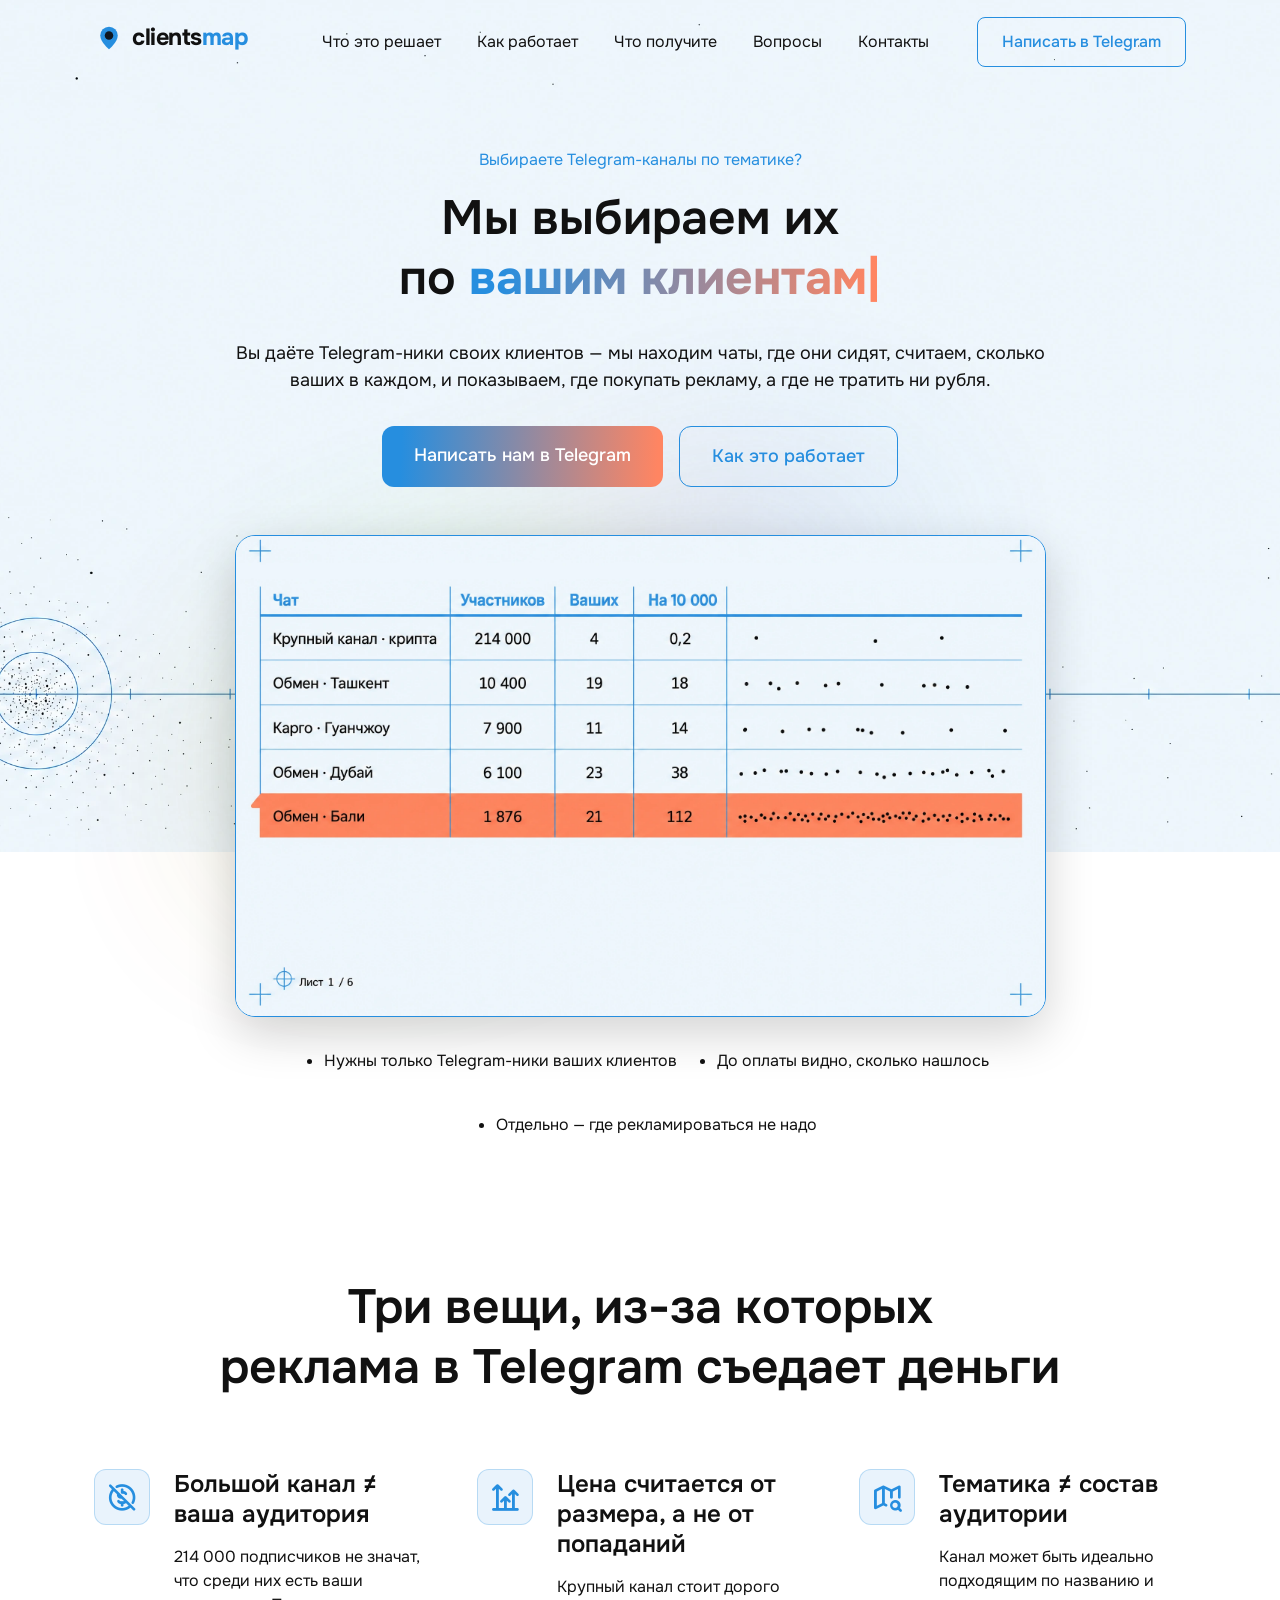
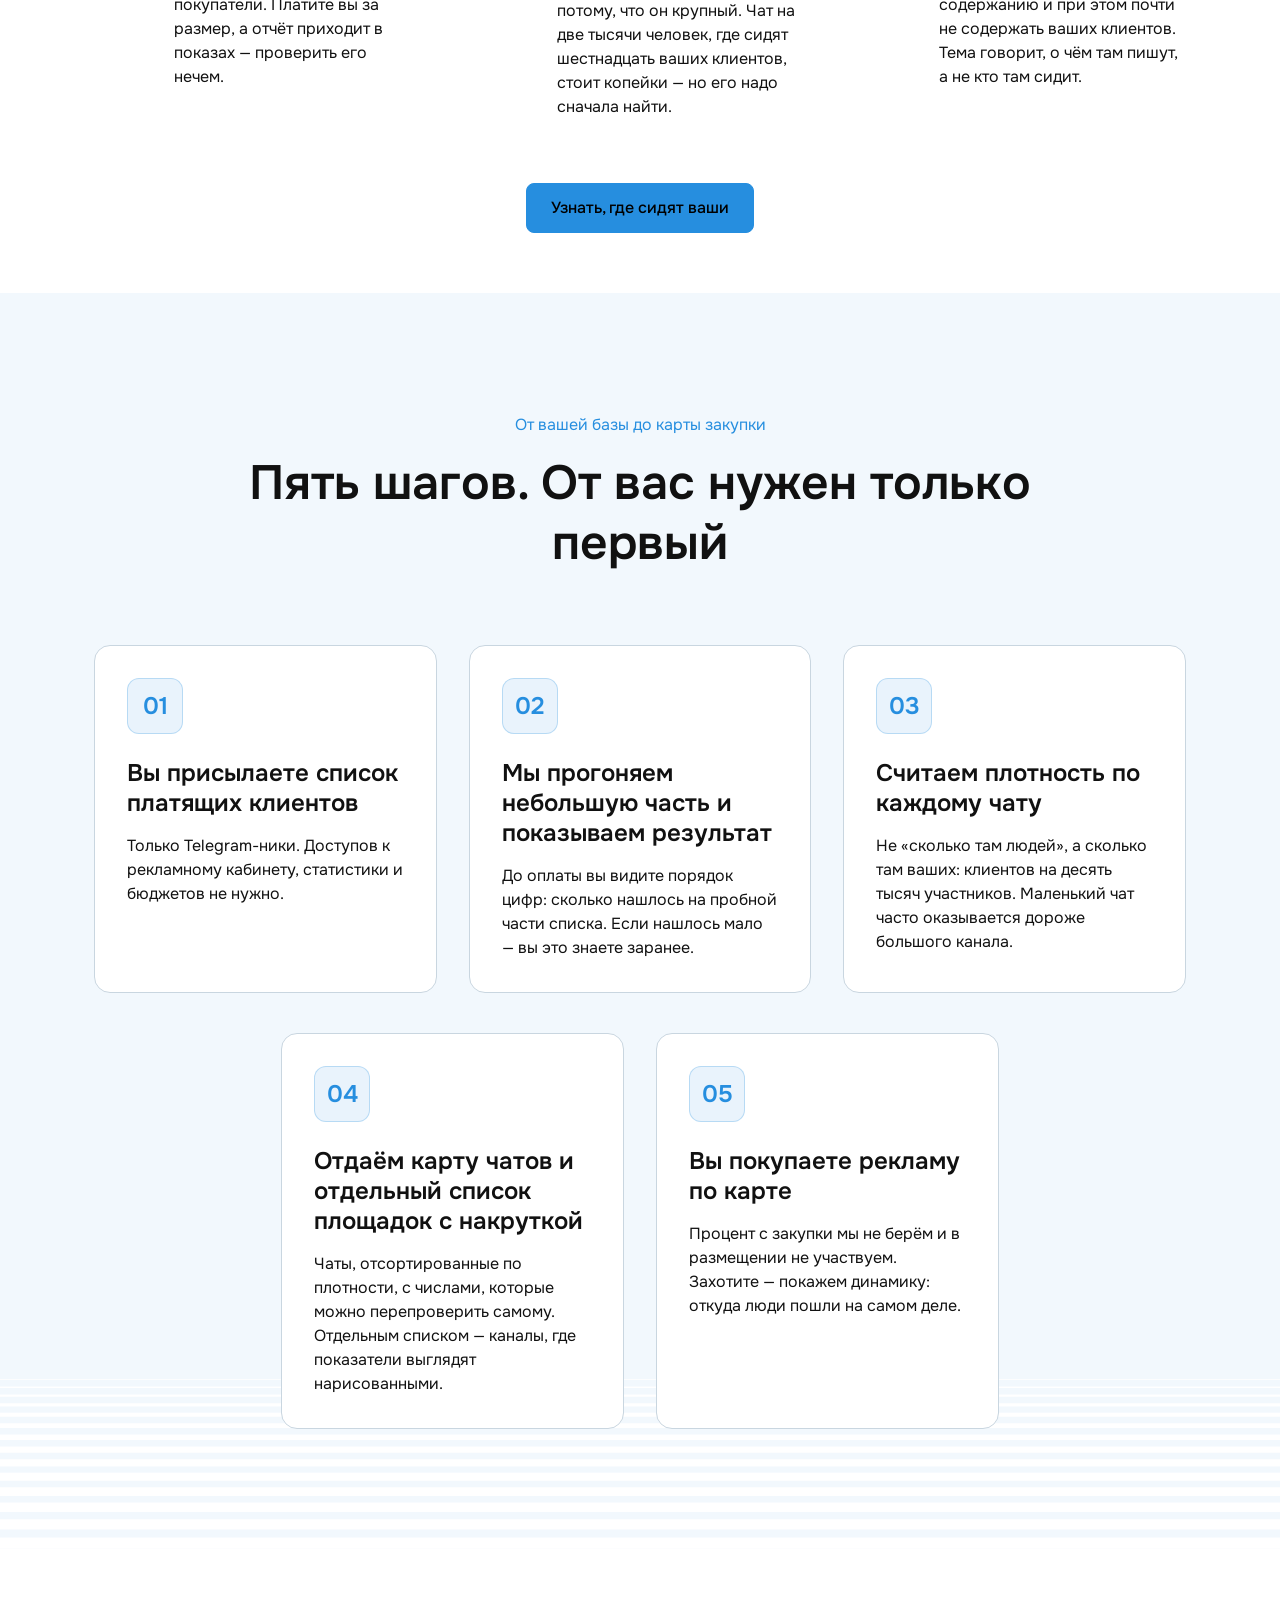
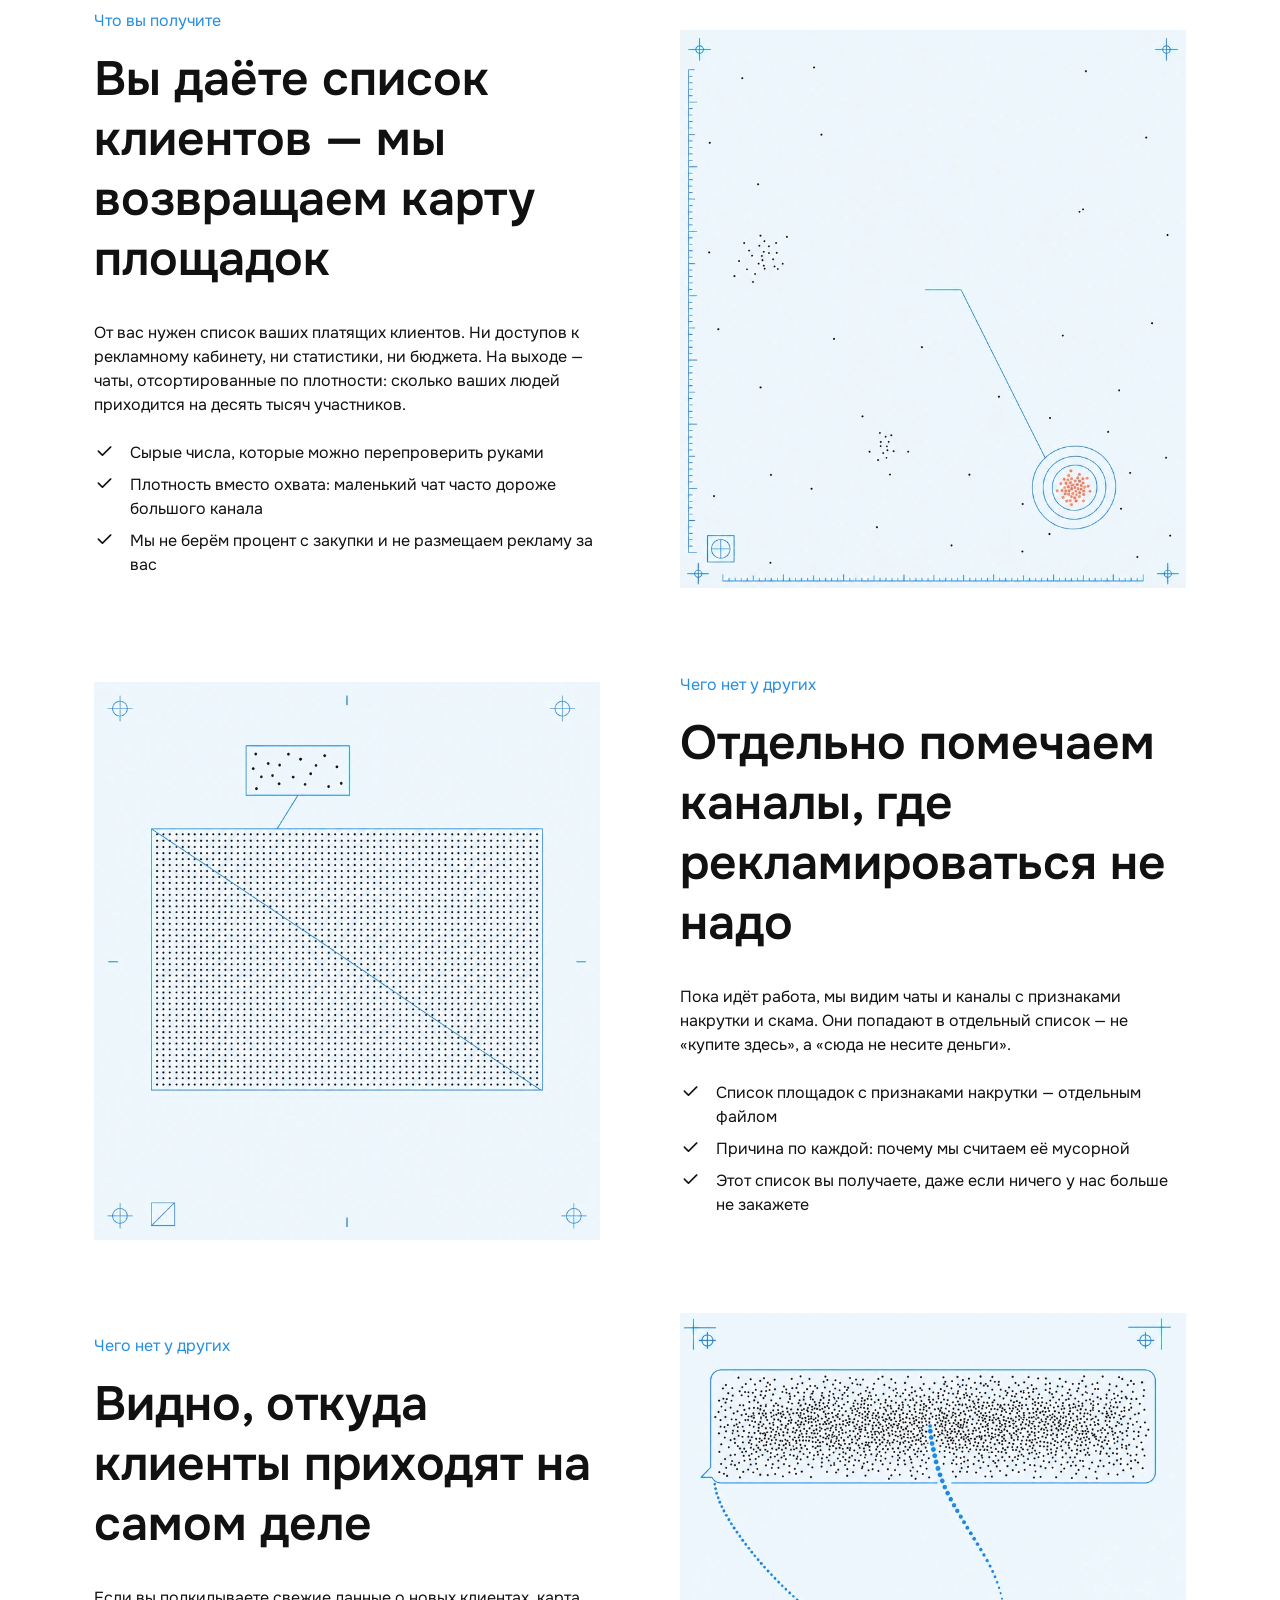
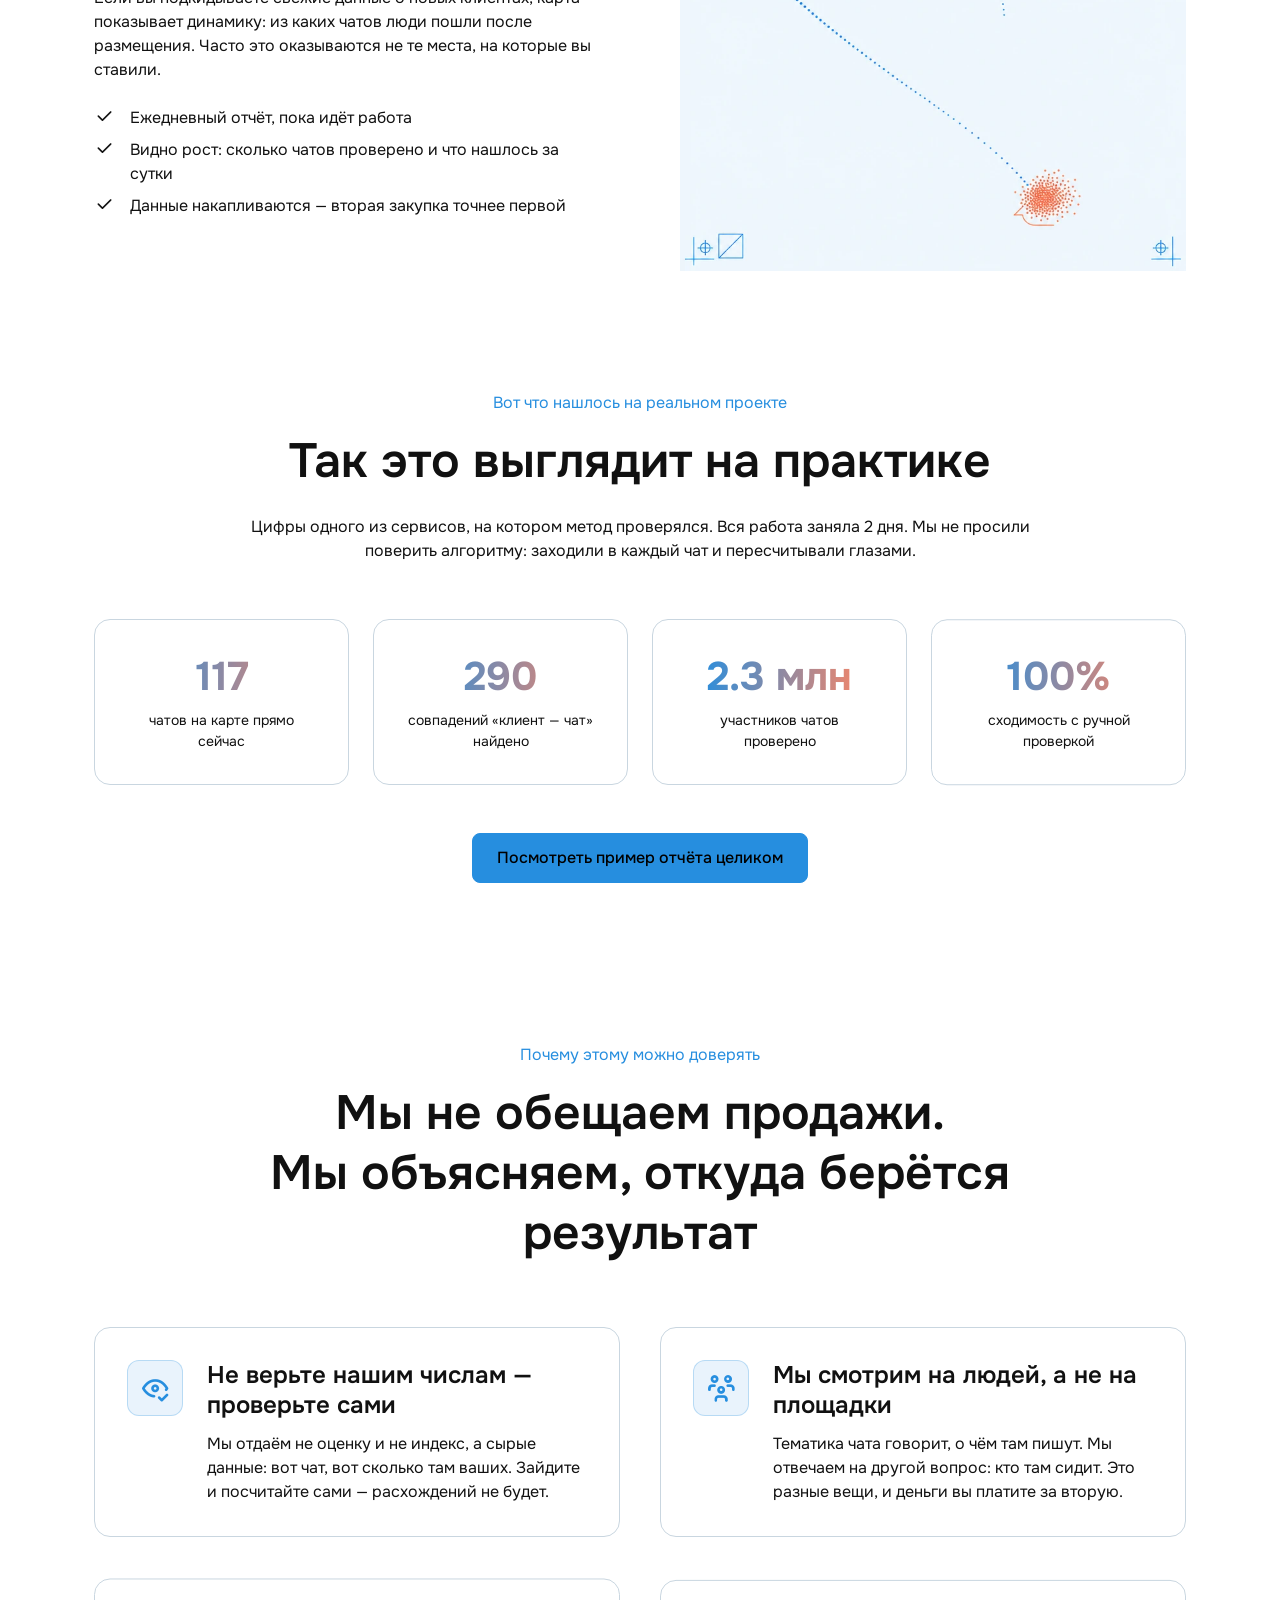
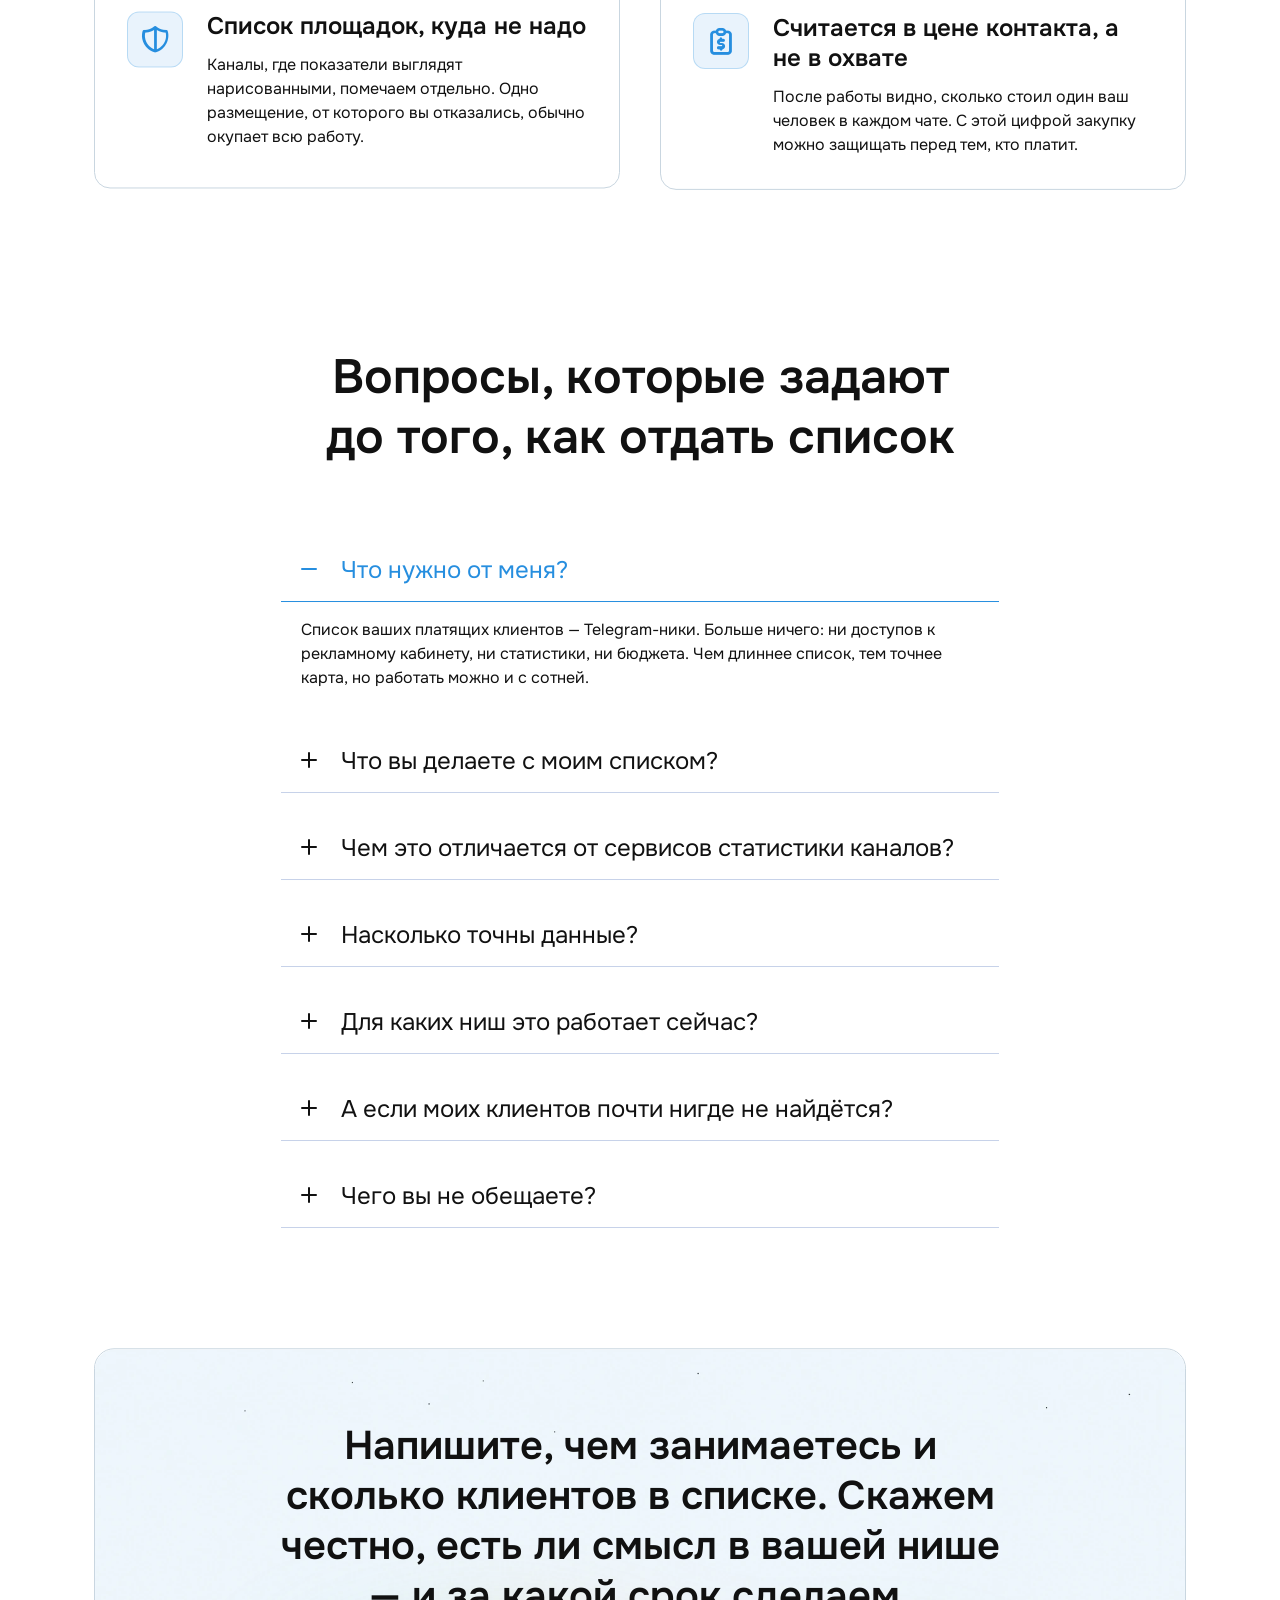
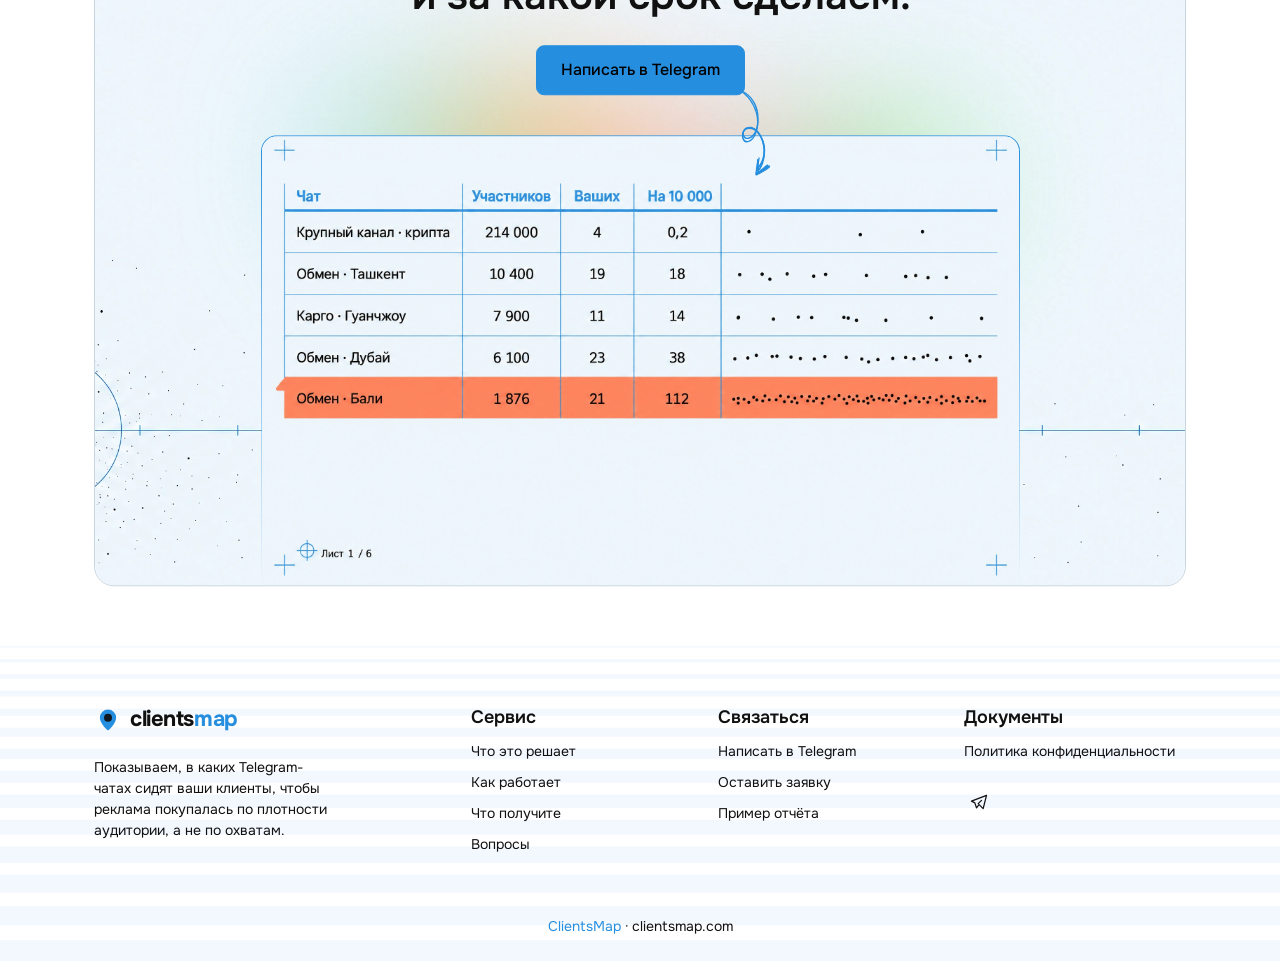
<file: index.html>
<!DOCTYPE html><html lang="ru"><head><meta charSet="utf-8"/><meta name="viewport" content="width=device-width, initial-scale=1"/><meta name="viewport" content="width=device-width, initial-scale=1"/><link rel="preload" as="image" href="https://mc.yandex.ru/watch/112451333"/><link rel="stylesheet" href="/_next/static/css/e008b80ce0168f8d.css" data-precedence="next"/><link rel="stylesheet" href="/_next/static/css/6f3a46c19b43c179.css" data-precedence="next"/><link rel="preload" as="script" fetchPriority="low" href="/_next/static/chunks/webpack-4f7ef856f560f476.js"/><script src="/_next/static/chunks/fd9d1056-ad15f396ddf9b7e5.js" async=""></script><script src="/_next/static/chunks/117-1dcb5a3dc6cd755b.js" async=""></script><script src="/_next/static/chunks/main-app-92eacf9b0690cb42.js" async=""></script><script src="/_next/static/chunks/972-63c026cf2b9a37d3.js" async=""></script><script src="/_next/static/chunks/521-2ea0a8ee2efe18aa.js" async=""></script><script src="/_next/static/chunks/869-f943991c1857dffb.js" async=""></script><script src="/_next/static/chunks/app/(nopadding)/page-2814d052fc44508c.js" async=""></script><script src="/_next/static/chunks/app/(nopadding)/layout-d5da99ed10c4c60c.js" async=""></script><script src="/_next/static/chunks/app/layout-a619b2968a91c517.js" async=""></script><script src="/_next/static/chunks/app/(layout)/layout-ca79ab4def5f7171.js" async=""></script><link rel="preload" href="https://www.googletagmanager.com/gtag/js?id=G-K88P6CGLE0" as="script"/><link rel="preconnect" href="https://mc.yandex.ru"/><link rel="preconnect" href="https://www.googletagmanager.com"/><title>ClientsMap — в каких Telegram-чатах сидят ваши клиенты</title><meta name="description" content="Вы показываете список своих клиентов — мы показываем чаты, где их концентрация выше всего. Реклама покупается по плотности аудитории, а не по охватам."/><meta name="keywords" content="реклама в телеграм,где сидит аудитория,концентрация клиентов,telegram чаты аудитория,закупка рекламы телеграм,cpm телеграм"/><link rel="canonical" href="https://clientsmap.com/"/><meta name="yandex-verification" content="e656f3db8198a0fa"/><meta property="og:title" content="ClientsMap — в каких Telegram-чатах сидят ваши клиенты"/><meta property="og:description" content="Список клиентов на входе, карта чатов с их концентрацией на выходе."/><meta property="og:url" content="https://clientsmap.com/"/><meta property="og:site_name" content="ClientsMap"/><meta property="og:image" content="https://clientsmap.com/og.png"/><meta property="og:image:width" content="1200"/><meta property="og:image:height" content="640"/><meta property="og:type" content="website"/><meta name="twitter:card" content="summary_large_image"/><meta name="twitter:title" content="ClientsMap — в каких Telegram-чатах сидят ваши клиенты"/><meta name="twitter:description" content="Список клиентов на входе, карта чатов с их концентрацией на выходе."/><meta name="twitter:image" content="https://clientsmap.com/og.png"/><link rel="icon" href="/favicon.ico" type="image/x-icon" sizes="16x16"/><link rel="icon" href="/favicon.ico" sizes="any"/><link rel="icon" href="/favicon.svg" type="image/svg+xml"/><link rel="apple-touch-icon" href="/apple-touch-icon.png"/><script type="application/ld+json">{"@context":"https://schema.org","@type":"Organization","name":"ClientsMap","url":"https://clientsmap.com","description":"Карта концентрации клиентов в Telegram-чатах для точной закупки рекламы."}</script><script src="/_next/static/chunks/polyfills-42372ed130431b0a.js" noModule=""></script></head><body><div class="wrapper d-flex flex-column justify-between"><nav class="navbar navbar-expand-lg fixed-top"><div class="container"><a class="navbar-brand" aria-label="ClientsMap" href="/"><span class="d-inline-flex align-center gap-2 logo-mark"><svg xmlns="http://www.w3.org/2000/svg" viewBox="0 0 24 24" width="30" height="30" fill="none" aria-hidden="true"><path d="M12 21s7-5.686 7-11a7 7 0 1 0-14 0c0 5.314 7 11 7 11Z" fill="var(--gen-primary, #268edf)"></path><circle cx="12" cy="10" r="3.4" fill="#0f1720"></circle></svg><span class="logo-text" style="font-size:23.400000000000002px">clients<span>map</span></span></span></a><button class="navbar-toggler" type="button"><div class="navbar-toggler-icon"><span></span><span></span><span></span></div></button><div class="collapse navbar-collapse"><div class="navbar-content-inner ms-lg-auto d-flex flex-column flex-lg-row align-lg-center gap-4 gap-lg-10 p-2 p-lg-0"><ul class="navbar-nav gap-lg-2 gap-xl-5"><li class="nav-item"><a class="nav-link" href="/#problems">Что это решает</a></li><li class="nav-item"><a class="nav-link" href="/#how">Как работает</a></li><li class="nav-item"><a class="nav-link" href="/#result">Что получите</a></li><li class="nav-item"><a class="nav-link" href="/#faq">Вопросы</a></li><li class="nav-item"><a class="nav-link" href="/contact/">Контакты</a></li></ul><div class=""><a class="btn btn-outline-primary" href="https://t.me/clientsmap">Написать в Telegram</a></div></div></div></div></nav><main class="flex-grow-1"><section class="hero-section style-1 overflow-hidden gradient-bg pt-30 pb-15 pb-lg-20 pt-xl-36"><div class="container"><div class="row justify-center"><div class="col-lg-9"><div class="text-center"><div class="position-relative z-1"><p class="text-primary" style="opacity:0;transition-property:transform opacity;transform:translateY(20px)">Выбираете Telegram-каналы по тематике?</p><h1 class="text-dark mb-8" style="opacity:0;transition-property:transform opacity;transform:translateY(20px)">Мы выбираем их <br/>по <span class="fw-bold text-gradient-1 typed-animation">вашим клиентам</span></h1><p class="fs-lg mb-8" style="opacity:0;transition-property:transform opacity;transform:translateY(20px)">Вы даёте Telegram-ники своих клиентов — мы находим чаты, где они сидят, считаем, сколько ваших в каждом, и показываем, где покупать рекламу, а где не тратить ни рубля.</p><div style="opacity:0;transition-property:transform opacity;transform:translateY(20px)"><div class="d-flex flex-wrap gap-4 justify-center"><a class="btn btn-lg btn-gradient-1" href="https://t.me/clientsmap">Написать нам в Telegram</a><a class="btn btn-lg btn-outline-primary" href="#how">Как это работает</a></div></div></div><div style="opacity:0;transition-property:transform opacity;transform:translateY(20px)"><div class="image-with-shape"><img alt="shape" loading="lazy" width="1503" height="1150" decoding="async" data-nimg="1" class="shape animate-scale" style="color:transparent" src="/_next/static/media/blurry-shape-1.f41fbf4f.svg"/><div class="mt-12 rounded-5 border border-primary shadow-lg overflow-hidden position-relative z-1"><img alt="Карта чатов с концентрацией клиентов" loading="lazy" width="2160" height="1282" decoding="async" data-nimg="1" class="img-fluid d-inline-block" style="color:transparent;background-size:cover;background-position:50% 50%;background-repeat:no-repeat;background-image:url(&quot;data:image/svg+xml;charset=utf-8,%3Csvg xmlns=&#x27;http://www.w3.org/2000/svg&#x27; viewBox=&#x27;0 0 320 200&#x27;%3E%3Cfilter id=&#x27;b&#x27; color-interpolation-filters=&#x27;sRGB&#x27;%3E%3CfeGaussianBlur stdDeviation=&#x27;20&#x27;/%3E%3CfeColorMatrix values=&#x27;1 0 0 0 0 0 1 0 0 0 0 0 1 0 0 0 0 0 100 -1&#x27; result=&#x27;s&#x27;/%3E%3CfeFlood x=&#x27;0&#x27; y=&#x27;0&#x27; width=&#x27;100%25&#x27; height=&#x27;100%25&#x27;/%3E%3CfeComposite operator=&#x27;out&#x27; in=&#x27;s&#x27;/%3E%3CfeComposite in2=&#x27;SourceGraphic&#x27;/%3E%3CfeGaussianBlur stdDeviation=&#x27;20&#x27;/%3E%3C/filter%3E%3Cimage width=&#x27;100%25&#x27; height=&#x27;100%25&#x27; x=&#x27;0&#x27; y=&#x27;0&#x27; preserveAspectRatio=&#x27;none&#x27; style=&#x27;filter: url(%23b);&#x27; href=&#x27;[data-uri]&#x27;/%3E%3C/svg%3E&quot;)" src="/_next/static/media/screen-6.0e672265.webp"/></div></div></div><ul class="d-flex flex-wrap gap-4 gap-md-8 gap-lg-10 align-center justify-center mt-8 mb-0"><li>Нужны только Telegram-ники ваших клиентов</li><li>До оплаты видно, сколько нашлось</li><li>Отдельно — где рекламироваться не надо</li></ul></div></div></div></div></section><section class="py-10 py-lg-15" id="problems"><div class="container"><div class="text-center mb-18"><h1 class="mb-0" style="opacity:0;transition-property:transform opacity;transform:translateY(20px)">Три вещи, из-за которых <br class="d-none d-lg-block"/>реклама в Telegram съедает деньги</h1></div><div class="row g-6 g-xl-14"><div class="col-lg-4" style="opacity:0;transition-property:transform opacity;transform:translateY(20px)"><div class="d-flex flex-column gap-6 flex-lg-row"><div class="icon w-14 h-14 flex-shrink-0 d-flex align-center justify-center rounded-3 p-2 border bg-primary bg-opacity-10 text-primary border-primary border-opacity-25"><i class="fs-3 ti ti-coin-off"></i></div><div class="content"><h4 class="mb-4 ">Большой канал ≠ ваша аудитория</h4><p>214 000 подписчиков не значат, что среди них есть ваши покупатели. Платите вы за размер, а отчёт приходит в показах — проверить его нечем.</p></div></div></div><div class="col-lg-4" style="opacity:0;transition-property:transform opacity;transform:translateY(20px)"><div class="d-flex flex-column gap-6 flex-lg-row"><div class="icon w-14 h-14 flex-shrink-0 d-flex align-center justify-center rounded-3 p-2 border bg-primary bg-opacity-10 text-primary border-primary border-opacity-25"><i class="fs-3 ti ti-chart-arrows-vertical"></i></div><div class="content"><h4 class="mb-4 ">Цена считается от размера, а не от попаданий</h4><p>Крупный канал стоит дорого потому, что он крупный. Чат на две тысячи человек, где сидят шестнадцать ваших клиентов, стоит копейки — но его надо сначала найти.</p></div></div></div><div class="col-lg-4" style="opacity:0;transition-property:transform opacity;transform:translateY(20px)"><div class="d-flex flex-column gap-6 flex-lg-row"><div class="icon w-14 h-14 flex-shrink-0 d-flex align-center justify-center rounded-3 p-2 border bg-primary bg-opacity-10 text-primary border-primary border-opacity-25"><i class="fs-3 ti ti-map-search"></i></div><div class="content"><h4 class="mb-4 ">Тематика ≠ состав аудитории</h4><p>Канал может быть идеально подходящим по названию и содержанию и при этом почти не содержать ваших клиентов. Тема говорит, о чём там пишут, а не кто там сидит.</p></div></div></div></div><div class="text-center mt-12"><a class="btn btn-primary" href="https://t.me/clientsmap">Узнать, где сидят ваши</a></div></div></section><section class="bg-striped bg-striped-sm bg-striped-bottom bg-light-blue py-20 py-lg-30" id="how"><div class="container"><div class="row justify-center mb-18"><div class="col-lg-9"><div class="text-center"><p class="text-primary" style="opacity:0;transition-property:transform opacity;transform:translateY(20px)">От вашей базы до карты закупки</p><h1 class="mb-0" style="opacity:0;transition-property:transform opacity;transform:translateY(20px)">Пять шагов. От вас нужен только первый</h1></div></div></div><div class="row justify-center row-cols-1 row-cols-md-2 row-cols-lg-3 gx-8 gy-10"><div class="col" style="opacity:0;transition-property:transform opacity;transform:translateY(20px)"><div class="h-full bg-white rounded-4 p-8 border"><div class="icon w-14 h-14 flex-shrink-0 d-flex align-center justify-center rounded-3 p-2 border bg-primary bg-opacity-10 text-primary border-primary border-opacity-25 mb-6"><h4 class="mb-0">01</h4></div><h4 class="mb-4">Вы присылаете список платящих клиентов</h4><p class="mb-0">Только Telegram-ники. Доступов к рекламному кабинету, статистики и бюджетов не нужно.</p></div></div><div class="col" style="opacity:0;transition-property:transform opacity;transform:translateY(20px)"><div class="h-full bg-white rounded-4 p-8 border"><div class="icon w-14 h-14 flex-shrink-0 d-flex align-center justify-center rounded-3 p-2 border bg-primary bg-opacity-10 text-primary border-primary border-opacity-25 mb-6"><h4 class="mb-0">02</h4></div><h4 class="mb-4">Мы прогоняем небольшую часть и показываем результат</h4><p class="mb-0">До оплаты вы видите порядок цифр: сколько нашлось на пробной части списка. Если нашлось мало — вы это знаете заранее.</p></div></div><div class="col" style="opacity:0;transition-property:transform opacity;transform:translateY(20px)"><div class="h-full bg-white rounded-4 p-8 border"><div class="icon w-14 h-14 flex-shrink-0 d-flex align-center justify-center rounded-3 p-2 border bg-primary bg-opacity-10 text-primary border-primary border-opacity-25 mb-6"><h4 class="mb-0">03</h4></div><h4 class="mb-4">Считаем плотность по каждому чату</h4><p class="mb-0">Не «сколько там людей», а сколько там ваших: клиентов на десять тысяч участников. Маленький чат часто оказывается дороже большого канала.</p></div></div><div class="col" style="opacity:0;transition-property:transform opacity;transform:translateY(20px)"><div class="h-full bg-white rounded-4 p-8 border"><div class="icon w-14 h-14 flex-shrink-0 d-flex align-center justify-center rounded-3 p-2 border bg-primary bg-opacity-10 text-primary border-primary border-opacity-25 mb-6"><h4 class="mb-0">04</h4></div><h4 class="mb-4">Отдаём карту чатов и отдельный список площадок с накруткой</h4><p class="mb-0">Чаты, отсортированные по плотности, с числами, которые можно перепроверить самому. Отдельным списком — каналы, где показатели выглядят нарисованными.</p></div></div><div class="col" style="opacity:0;transition-property:transform opacity;transform:translateY(20px)"><div class="h-full bg-white rounded-4 p-8 border"><div class="icon w-14 h-14 flex-shrink-0 d-flex align-center justify-center rounded-3 p-2 border bg-primary bg-opacity-10 text-primary border-primary border-opacity-25 mb-6"><h4 class="mb-0">05</h4></div><h4 class="mb-4">Вы покупаете рекламу по карте</h4><p class="mb-0">Процент с закупки мы не берём и в размещении не участвуем. Захотите — покажем динамику: откуда люди пошли на самом деле.</p></div></div></div></div></section><section class="py-10 py-lg-15" id="what"><div class="container"><div class="row g-6 gx-lg-14 gx-xl-20 align-center"><div class="col-lg-6" style="opacity:0;transition-property:transform opacity;transform:translateY(20px)"><div class="content"><p class="text-primary">Что вы получите</p><h1 class=" mb-8">Вы даёте список клиентов — мы возвращаем карту площадок</h1><p class="mb-6">От вас нужен список ваших платящих клиентов. Ни доступов к рекламному кабинету, ни статистики, ни бюджета. На выходе — чаты, отсортированные по плотности: сколько ваших людей приходится на десять тысяч участников.</p><ul class="list-unstyled list-check mb-8"><li><i class="ti ti-check fs-5"></i><span>Сырые числа, которые можно перепроверить руками</span></li><li><i class="ti ti-check fs-5"></i><span>Плотность вместо охвата: маленький чат часто дороже большого канала</span></li><li><i class="ti ti-check fs-5"></i><span>Мы не берём процент с закупки и не размещаем рекламу за вас</span></li></ul></div></div><div class="col-lg-6" style="opacity:0;transition-property:transform opacity;transform:translateY(20px)"><div class="feature-img"><img alt="Карта сгущений: россыпь чужих точек и один плотный коралловый сгусток — ваши клиенты" loading="lazy" width="608" height="670" decoding="async" data-nimg="1" class="img-fluid" style="color:transparent" src="/images/illustrations/feature-illustration-1-blue.webp"/></div></div></div><div class="row g-6 gx-lg-14 gx-xl-20 align-center flex-row-reverse mt-10"><div class="col-lg-6" style="opacity:0;transition-property:transform opacity;transform:translateY(20px)"><div class="content"><p class="text-primary">Чего нет у других</p><h1 class=" mb-8">Отдельно помечаем каналы, где рекламироваться не надо</h1><p class="mb-6">Пока идёт работа, мы видим чаты и каналы с признаками накрутки и скама. Они попадают в отдельный список — не «купите здесь», а «сюда не несите деньги».</p><ul class="list-unstyled list-check mb-8"><li><i class="ti ti-check fs-5"></i><span>Список площадок с признаками накрутки — отдельным файлом</span></li><li><i class="ti ti-check fs-5"></i><span>Причина по каждой: почему мы считаем её мусорной</span></li><li><i class="ti ti-check fs-5"></i><span>Этот список вы получаете, даже если ничего у нас больше не закажете</span></li></ul></div></div><div class="col-lg-6" style="opacity:0;transition-property:transform opacity;transform:translateY(20px)"><div class="feature-img"><img alt="Мёртвый идеально ровный грид точек, перечёркнутый по диагонали — чат с накруткой" loading="lazy" width="608" height="670" decoding="async" data-nimg="1" class="img-fluid" style="color:transparent" src="/images/illustrations/feature-illustration-2-blue.webp"/></div></div></div><div class="row g-6 gx-lg-14 gx-xl-20 align-center mt-10"><div class="col-lg-6" style="opacity:0;transition-property:transform opacity;transform:translateY(20px)"><div class="content"><p class="text-primary">Чего нет у других</p><h1 class=" mb-8">Видно, откуда клиенты приходят на самом деле</h1><p class="mb-6">Если вы подкидываете свежие данные о новых клиентах, карта показывает динамику: из каких чатов люди пошли после размещения. Часто это оказываются не те места, на которые вы ставили.</p><ul class="list-unstyled list-check mb-8"><li><i class="ti ti-check fs-5"></i><span>Ежедневный отчёт, пока идёт работа</span></li><li><i class="ti ti-check fs-5"></i><span>Видно рост: сколько чатов проверено и что нашлось за сутки</span></li><li><i class="ti ti-check fs-5"></i><span>Данные накапливаются — вторая закупка точнее первой</span></li></ul></div></div><div class="col-lg-6" style="opacity:0;transition-property:transform opacity;transform:translateY(20px)"><div class="feature-img"><img alt="След из точек от оплаченного чата к тем, кто на самом деле пришёл" loading="lazy" width="608" height="670" decoding="async" data-nimg="1" class="img-fluid" style="color:transparent" src="/images/illustrations/feature-illustration-3-blue.webp"/></div></div></div></div></section><section class="py-10 py-lg-15" id="result"><div class="container"><div class="row justify-center mb-14"><div class="col-lg-9"><div class="text-center"><p class="text-primary" style="opacity:0;transition-property:transform opacity;transform:translateY(20px)">Вот что нашлось на реальном проекте</p><h1 class="mb-6" style="opacity:0;transition-property:transform opacity;transform:translateY(20px)">Так это выглядит на практике</h1><p class="mb-0" style="opacity:0;transition-property:transform opacity;transform:translateY(20px)">Цифры одного из сервисов, на котором метод проверялся. Вся работа заняла <!-- -->2<!-- --> дня. Мы не просили поверить алгоритму: заходили в каждый чат и пересчитывали глазами.</p></div></div></div><div class="row row-cols-2 row-cols-lg-4 g-6"><div class="col" style="opacity:0;transition-property:transform opacity;transform:translateY(20px)"><div class="h-full text-center bg-white rounded-4 border p-8"><h2 class="text-gradient-1 fw-bold mb-2">117</h2><p class="fs-sm mb-0">чатов на карте прямо сейчас</p></div></div><div class="col" style="opacity:0;transition-property:transform opacity;transform:translateY(20px)"><div class="h-full text-center bg-white rounded-4 border p-8"><h2 class="text-gradient-1 fw-bold mb-2">290</h2><p class="fs-sm mb-0">совпадений «клиент — чат» найдено</p></div></div><div class="col" style="opacity:0;transition-property:transform opacity;transform:translateY(20px)"><div class="h-full text-center bg-white rounded-4 border p-8"><h2 class="text-gradient-1 fw-bold mb-2">2.3 млн</h2><p class="fs-sm mb-0">участников чатов проверено</p></div></div><div class="col" style="opacity:0;transition-property:transform opacity;transform:translateY(20px)"><div class="h-full text-center bg-white rounded-4 border p-8"><h2 class="text-gradient-1 fw-bold mb-2">100%</h2><p class="fs-sm mb-0">сходимость с ручной проверкой</p></div></div></div><div class="text-center mt-12" style="opacity:0;transition-property:transform opacity;transform:translateY(20px)"><a class="btn btn-primary" href="/example/">Посмотреть пример отчёта целиком</a></div></div></section><section class="bg-striped bg-striped-sm py-20 py-lg-25" id="why"><div class="container"><div class="row justify-center mb-16"><div class="col-lg-9"><div class="text-center"><p class="text-primary" style="opacity:0;transition-property:transform opacity;transform:translateY(20px)">Почему этому можно доверять</p><h1 class="mb-0" style="opacity:0;transition-property:transform opacity;transform:translateY(20px)">Мы не обещаем продажи. <br class="d-none d-md-block"/>Мы объясняем, откуда берётся результат</h1></div></div></div><div class="row row-cols-1 row-cols-md-2 g-6 g-xl-10"><div class="col" style="opacity:0;transition-property:transform opacity;transform:translateY(20px)"><div class="h-full bg-white rounded-4 border p-8 d-flex flex-column gap-4 flex-lg-row gap-lg-6"><div class="icon w-14 h-14 flex-shrink-0 d-flex align-center justify-center rounded-3 p-2 border bg-primary bg-opacity-10 text-primary border-primary border-opacity-25"><i class="fs-3 ti ti-eye-check"></i></div><div><h4 class="mb-3">Не верьте нашим числам — проверьте сами</h4><p class="mb-0">Мы отдаём не оценку и не индекс, а сырые данные: вот чат, вот сколько там ваших. Зайдите и посчитайте сами — расхождений не будет.</p></div></div></div><div class="col" style="opacity:0;transition-property:transform opacity;transform:translateY(20px)"><div class="h-full bg-white rounded-4 border p-8 d-flex flex-column gap-4 flex-lg-row gap-lg-6"><div class="icon w-14 h-14 flex-shrink-0 d-flex align-center justify-center rounded-3 p-2 border bg-primary bg-opacity-10 text-primary border-primary border-opacity-25"><i class="fs-3 ti ti-users-group"></i></div><div><h4 class="mb-3">Мы смотрим на людей, а не на площадки</h4><p class="mb-0">Тематика чата говорит, о чём там пишут. Мы отвечаем на другой вопрос: кто там сидит. Это разные вещи, и деньги вы платите за вторую.</p></div></div></div><div class="col" style="opacity:0;transition-property:transform opacity;transform:translateY(20px)"><div class="h-full bg-white rounded-4 border p-8 d-flex flex-column gap-4 flex-lg-row gap-lg-6"><div class="icon w-14 h-14 flex-shrink-0 d-flex align-center justify-center rounded-3 p-2 border bg-primary bg-opacity-10 text-primary border-primary border-opacity-25"><i class="fs-3 ti ti-shield-half"></i></div><div><h4 class="mb-3">Список площадок, куда не надо</h4><p class="mb-0">Каналы, где показатели выглядят нарисованными, помечаем отдельно. Одно размещение, от которого вы отказались, обычно окупает всю работу.</p></div></div></div><div class="col" style="opacity:0;transition-property:transform opacity;transform:translateY(20px)"><div class="h-full bg-white rounded-4 border p-8 d-flex flex-column gap-4 flex-lg-row gap-lg-6"><div class="icon w-14 h-14 flex-shrink-0 d-flex align-center justify-center rounded-3 p-2 border bg-primary bg-opacity-10 text-primary border-primary border-opacity-25"><i class="fs-3 ti ti-report-money"></i></div><div><h4 class="mb-3">Считается в цене контакта, а не в охвате</h4><p class="mb-0">После работы видно, сколько стоил один ваш человек в каждом чате. С этой цифрой закупку можно защищать перед тем, кто платит.</p></div></div></div></div></div></section><section class="py-10 py-lg-15" id="faq"><div class="container"><div class="row justify-center mb-18"><div class="col-lg-10"><div class="text-center"><h1 class="mb-0" style="opacity:0;transition-property:transform opacity;transform:translateY(20px)">Вопросы, которые задают <br class="d-none d-md-block"/>до того, как отдать список</h1></div></div></div><div class="row justify-center"><div class="col-lg-8" style="opacity:0;transition-property:transform opacity;transform:translateY(20px)"><div class="accordion accordion-flush d-flex flex-column gap-6" id="faqAccordion"><div class="accordion-item"><h2 class="accordion-header"><button class="accordion-button " type="button"><span class="icon"></span>Что нужно от меня?</button></h2><div class="accordion-collapse collapse show" style="opacity:1;visibility:visible;height:auto"><div class="accordion-body">Список ваших платящих клиентов — Telegram-ники. Больше ничего: ни доступов к рекламному кабинету, ни статистики, ни бюджета. Чем длиннее список, тем точнее карта, но работать можно и с сотней.</div></div></div><div class="accordion-item"><h2 class="accordion-header"><button class="accordion-button collapsed" type="button"><span class="icon"></span>Что вы делаете с моим списком?</button></h2></div><div class="accordion-item"><h2 class="accordion-header"><button class="accordion-button collapsed" type="button"><span class="icon"></span>Чем это отличается от сервисов статистики каналов?</button></h2></div><div class="accordion-item"><h2 class="accordion-header"><button class="accordion-button collapsed" type="button"><span class="icon"></span>Насколько точны данные?</button></h2></div><div class="accordion-item"><h2 class="accordion-header"><button class="accordion-button collapsed" type="button"><span class="icon"></span>Для каких ниш это работает сейчас?</button></h2></div><div class="accordion-item"><h2 class="accordion-header"><button class="accordion-button collapsed" type="button"><span class="icon"></span>А если моих клиентов почти нигде не найдётся?</button></h2></div><div class="accordion-item"><h2 class="accordion-header"><button class="accordion-button collapsed" type="button"><span class="icon"></span>Чего вы не обещаете?</button></h2></div></div></div></div></div></section><section class="cta-section py-10 py-lg-15" style="opacity:0;transition-property:transform opacity;transform:translateY(20px)"><div class="container"><div class="rounded-5 border position-relative z-1 gradient-bg"><div class="animate-scale position-absolute w-full h-full z-n1"><img alt="shape" loading="lazy" width="1228" height="590" decoding="async" data-nimg="1" class="bg-shape img-fluid" style="color:transparent" src="/_next/static/media/blurry-shape-4.8e3bf404.svg"/></div><div class="row justify-center"><div class="col-lg-10"><div class="text-center pt-6 px-6 pt-md-10 px-md-10 pt-lg-18 px-lg-18"><h2 class="mb-6 ">Напишите, чем занимаетесь и сколько клиентов в списке. Скажем честно, есть ли смысл в вашей нише — и за какой срок сделаем.</h2><a class="btn btn-primary" href="https://t.me/clientsmap">Написать в Telegram</a><div class="cta-image-container mt-10"><svg xmlns="http://www.w3.org/2000/svg" fill="none" viewBox="0 0 34 90" class="text-primary arrow-shape"><path fill="currentColor" d="M3.724 2.303c8.095 4.54 13.968 13.648 16.408 22.434 2.336 8.415 2.426 20.276-5.705 25.79-2.961 2.01-7.092 2.24-8.781-1.444-1.571-3.422.29-7.096 3.683-8.452 9.162-3.663 16.334 8.02 18.234 15.324a30.563 30.563 0 0 1 .279 14.195c-.952 4.334-2.866 9.283-6.298 12.254-.494.427-1.3-.29-.971-.84 1.77-2.928 3.677-5.571 4.79-8.851 1.155-3.405 1.62-7.048 1.44-10.626-.358-7.103-3.568-15.745-10.125-19.354-3.476-1.912-10.316-1.353-10.055 3.973.107 2.158 1.647 4.035 3.933 3.81 2.086-.209 4.001-1.766 5.333-3.279 5.427-6.16 4.857-15.89 2.67-23.215a39.21 39.21 0 0 0-5.682-11.577c-2.69-3.76-6.017-6.61-9.592-9.472-.35-.277.039-.896.44-.67Z"></path><path fill="currentColor" d="M1.562.977c9.931 2.79 17.058 11.508 19.312 21.4 1.085 4.762 1.187 9.7.548 14.54-.653 4.937-1.854 10.549-4.949 14.589-2.156 2.82-7.305 5.961-10.266 2.388-2.608-3.142-2.18-9.094.45-12.093 2.945-3.356 8.048-2.969 11.491-.718 4.112 2.688 6.675 7.596 8.265 12.12 3.48 9.905 2.395 21.33-3.11 30.327-.527.858-1.947.203-1.423-.676 3.935-6.565 5.559-14.253 4.688-21.84-.443-3.864-1.552-7.677-3.306-11.147-2.011-3.973-5.078-8.396-9.854-8.994-5.273-.66-7.99 4.089-7.3 8.82.403 2.76 1.938 4.99 5.042 4.079 2.519-.74 4.35-3.051 5.51-5.296 3.708-7.194 4.563-16.802 3.066-24.658C17.848 13.969 11.217 4.92 1.373 1.995.736 1.812.917.797 1.563.977Z"></path><path fill="currentColor" d="M21.218 73.052c.375 2.062.446 4.204.634 6.29.088.987.18 1.975.266 2.964.04.457-.025 2.873.383 3.085.21.11 2.177-1.456 2.452-1.64l2.452-1.641c1.595-1.065 3.329-2.678 5.205-3.148.671-.169 1.174.542.746 1.106-.792 1.05-1.99 1.644-3.08 2.36-1.23.812-2.464 1.62-3.695 2.432-1.142.748-3.43 3.037-4.974 2.3-1.476-.7-.955-3.793-1.042-5.105-.198-2.945-.602-5.957-.531-8.906a.595.595 0 0 1 1.184-.097Z"></path><path fill="currentColor" d="M21.773 73.169c-.032 2.254-.679 4.55-.972 6.789-.338 2.597-.601 5.224-.564 7.844-.465-.225-.933-.454-1.398-.68a76.772 76.772 0 0 0 6.002-4.227c1.876-1.465 3.568-3.521 5.632-4.678.6-.336 1.581.26 1.137.983-1.181 1.924-3.415 3.456-5.165 4.844a64.808 64.808 0 0 1-6.607 4.574c-.694.421-1.465-.14-1.385-.91.27-2.565.462-5.128.849-7.683.348-2.297.616-4.895 1.59-7.019.19-.398.887-.308.88.163Z"></path><path fill="currentColor" d="M22.85 71.546c-.873 5.764-1.778 11.525-2.588 17.298-.462-.304-.922-.605-1.384-.91 2.439-1.254 4.864-2.527 7.207-3.954 2.158-1.317 4.212-3.127 6.536-4.109.733-.31 1.331.688.841 1.25-1.713 1.972-4.396 3.318-6.619 4.634-2.326 1.378-4.712 2.663-7.172 3.78-.633.287-1.294-.395-1.174-1.015 1.098-5.725 2.104-11.464 3.137-17.2.137-.79 1.337-.563 1.215.226Z"></path></svg><div class="cta-img rounded-top-4"><img alt="shape" loading="lazy" width="2160" height="1282" decoding="async" data-nimg="1" class="img-fluid w-full h-full object-cover" style="color:transparent;background-size:cover;background-position:50% 50%;background-repeat:no-repeat;background-image:url(&quot;data:image/svg+xml;charset=utf-8,%3Csvg xmlns=&#x27;http://www.w3.org/2000/svg&#x27; viewBox=&#x27;0 0 320 200&#x27;%3E%3Cfilter id=&#x27;b&#x27; color-interpolation-filters=&#x27;sRGB&#x27;%3E%3CfeGaussianBlur stdDeviation=&#x27;20&#x27;/%3E%3CfeColorMatrix values=&#x27;1 0 0 0 0 0 1 0 0 0 0 0 1 0 0 0 0 0 100 -1&#x27; result=&#x27;s&#x27;/%3E%3CfeFlood x=&#x27;0&#x27; y=&#x27;0&#x27; width=&#x27;100%25&#x27; height=&#x27;100%25&#x27;/%3E%3CfeComposite operator=&#x27;out&#x27; in=&#x27;s&#x27;/%3E%3CfeComposite in2=&#x27;SourceGraphic&#x27;/%3E%3CfeGaussianBlur stdDeviation=&#x27;20&#x27;/%3E%3C/filter%3E%3Cimage width=&#x27;100%25&#x27; height=&#x27;100%25&#x27; x=&#x27;0&#x27; y=&#x27;0&#x27; preserveAspectRatio=&#x27;none&#x27; style=&#x27;filter: url(%23b);&#x27; href=&#x27;[data-uri]&#x27;/%3E%3C/svg%3E&quot;)" src="/_next/static/media/screen-6.0e672265.webp"/></div></div></div></div></div></div></div></section></main><footer class="footer bg-striped pt-10 pt-lg-15"><div class="container"><div class="row g-10"><div class="col-lg-9 col-xl-8 order-lg-2"><div class="row g-6"><div class="col-md-4 col-lg-4"><div class="footer-widget text-center text-md-start"><h6 class=" mb-2">Сервис</h6><ul class="link-list list-unstyled mb-0"><li><a href="/#problems">Что это решает</a></li><li><a href="/#how">Как работает</a></li><li><a href="/#result">Что получите</a></li><li><a href="/#faq">Вопросы</a></li></ul></div></div><div class="col-md-4 col-lg-4"><div class="footer-widget text-center text-md-start"><h6 class=" mb-2">Связаться</h6><ul class="link-list list-unstyled mb-0"><li><a href="https://t.me/clientsmap">Написать в Telegram</a></li><li><a href="/contact/">Оставить заявку</a></li><li><a href="/example/">Пример отчёта</a></li></ul></div></div><div class="col-md-4 col-lg-4"><div class="footer-widget text-center text-md-start"><h6 class=" mb-2">Документы</h6><ul class="link-list list-unstyled mb-0"><li><a href="/privacy/">Политика конфиденциальности</a></li></ul><ul class="list-unstyled d-flex flex-wrap align-center justify-center justify-md-start gap-3 social-list mb-0 mt-5"><li><a href="https://t.me/clientsmap" aria-label="Telegram"><svg xmlns="http://www.w3.org/2000/svg" fill="none" stroke="currentColor" stroke-linecap="round" stroke-linejoin="round" stroke-width="1.5" viewBox="0 0 24 24"><path stroke="none" d="M0 0h24v24H0z"></path><path d="M15 10l-4 4l6 6l4 -16l-18 7l4 2l2 6l3 -4"></path></svg></a></li></ul></div></div></div></div><div class="col-lg-3 order-lg-1 me-auto"><div class="footer-widget text-center text-lg-start"><a aria-label="ClientsMap" href="/"><span class="d-inline-flex align-center gap-2 logo-mark"><svg xmlns="http://www.w3.org/2000/svg" viewBox="0 0 24 24" width="28" height="28" fill="none" aria-hidden="true"><path d="M12 21s7-5.686 7-11a7 7 0 1 0-14 0c0 5.314 7 11 7 11Z" fill="var(--gen-primary, #268edf)"></path><circle cx="12" cy="10" r="3.4" fill="#0f1720"></circle></svg><span class="logo-text" style="font-size:21.84px">clients<span>map</span></span></span></a><p class="fs-sm mb-0 mt-4">Показываем, в каких Telegram-чатах сидят ваши клиенты, чтобы реклама покупалась по плотности аудитории, а не по охватам.</p></div></div></div><div class="text-center py-6 mt-8"><p class="fs-sm mb-0"><span class="text-primary">ClientsMap</span> · clientsmap.com</p></div></div></footer></div><div class="Toastify"></div><noscript><div><img src="https://mc.yandex.ru/watch/112451333" style="position:absolute;left:-9999px" alt=""/></div></noscript><script src="/_next/static/chunks/webpack-4f7ef856f560f476.js" async=""></script><script>(self.__next_f=self.__next_f||[]).push([0]);self.__next_f.push([2,null])</script><script>self.__next_f.push([1,"1:HL[\"/_next/static/css/e008b80ce0168f8d.css\",\"style\"]\n2:HL[\"/_next/static/css/6f3a46c19b43c179.css\",\"style\"]\n"])</script><script>self.__next_f.push([1,"3:I[2846,[],\"\"]\n5:I[1289,[\"972\",\"static/chunks/972-63c026cf2b9a37d3.js\",\"521\",\"static/chunks/521-2ea0a8ee2efe18aa.js\",\"869\",\"static/chunks/869-f943991c1857dffb.js\",\"198\",\"static/chunks/app/(nopadding)/page-2814d052fc44508c.js\"],\"default\"]\n6:I[3685,[\"972\",\"static/chunks/972-63c026cf2b9a37d3.js\",\"521\",\"static/chunks/521-2ea0a8ee2efe18aa.js\",\"869\",\"static/chunks/869-f943991c1857dffb.js\",\"198\",\"static/chunks/app/(nopadding)/page-2814d052fc44508c.js\"],\"default\"]\n7:I[2972,[\"972\",\"static/chunks/972-63c026cf2b9a37d3.js\",\"499\",\"static/chunks/app/(nopadding)/layout-d5da99ed10c4c60c.js\"],\"\"]\n8:I[5878,[\"972\",\"static/chunks/972-63c026cf2b9a37d3.js\",\"521\",\"static/chunks/521-2ea0a8ee2efe18aa.js\",\"869\",\"static/chunks/869-f943991c1857dffb.js\",\"198\",\"static/chunks/app/(nopadding)/page-2814d052fc44508c.js\"],\"Image\"]\n9:I[7810,[\"972\",\"static/chunks/972-63c026cf2b9a37d3.js\",\"521\",\"static/chunks/521-2ea0a8ee2efe18aa.js\",\"869\",\"static/chunks/869-f943991c1857dffb.js\",\"198\",\"static/chunks/app/(nopadding)/page-2814d052fc44508c.js\"],\"default\"]\na:I[6284,[\"972\",\"static/chunks/972-63c026cf2b9a37d3.js\",\"499\",\"static/chunks/app/(nopadding)/layout-d5da99ed10c4c60c.js\"],\"default\"]\nb:I[2885,[\"972\",\"static/chunks/972-63c026cf2b9a37d3.js\",\"499\",\"static/chunks/app/(nopadding)/layout-d5da99ed10c4c60c.js\"],\"default\"]\nc:I[4707,[],\"\"]\nd:I[6423,[],\"\"]\ne:I[4309,[\"972\",\"static/chunks/972-63c026cf2b9a37d3.js\",\"185\",\"static/chunks/app/layout-a619b2968a91c517.js\"],\"default\"]\nf:I[1074,[\"972\",\"static/chunks/972-63c026cf2b9a37d3.js\",\"540\",\"static/chunks/app/(layout)/layout-ca79ab4def5f7171.js\"],\"default\"]\n10:I[8534,[\"972\",\"static/chunks/972-63c026cf2b9a37d3.js\",\"185\",\"static/chunks/app/layout-a619b2968a91c517.js\"],\"default\"]\n11:I[8034,[\"972\",\"static/chunks/972-63c026cf2b9a37d3.js\",\"185\",\"static/chunks/app/layout-a619b2968a91c517.js\"],\"default\"]\n12:I[8003,[\"972\",\"static/chunks/972-63c026cf2b9a37d3.js\",\"185\",\"static/chunks/app/layout-a619b2968a91c517.js\"],\"\"]\n14:I[1060,[],\"\"]\n15:[]\n"])</script><script>self.__next_f.push([1,"0:[\"$\",\"$L3\",null,{\"buildId\":\"FjWR1wIYjbtCOe9v5Se_0\",\"assetPrefix\":\"\",\"urlParts\":[\"\",\"\"],\"initialTree\":[\"\",{\"children\":[\"(nopadding)\",{\"children\":[\"__PAGE__\",{}]}]},\"$undefined\",\"$undefined\",true],\"initialSeedData\":[\"\",{\"children\":[\"(nopadding)\",{\"children\":[\"__PAGE__\",{},[[\"$L4\",[\"$\",\"main\",null,{\"className\":\"flex-grow-1\",\"children\":[[\"$\",\"$L5\",null,{}],[\"$\",\"section\",null,{\"className\":\"py-10 py-lg-15\",\"id\":\"problems\",\"children\":[\"$\",\"div\",null,{\"className\":\"container\",\"children\":[[\"$\",\"div\",null,{\"className\":\"text-center mb-18\",\"children\":[\"$\",\"$L6\",null,{\"el\":\"h1\",\"className\":\"mb-0\",\"delay\":0.05,\"children\":[\"Три вещи, из-за которых \",[\"$\",\"br\",null,{\"className\":\"d-none d-lg-block\"}],\"реклама в Telegram съедает деньги\"]}]}],[\"$\",\"div\",null,{\"className\":\"row g-6 g-xl-14\",\"children\":[[\"$\",\"$L6\",\"1\",{\"className\":\"col-lg-4\",\"delay\":0.2,\"children\":[\"$\",\"div\",null,{\"className\":\"d-flex flex-column gap-6 flex-lg-row\",\"children\":[[\"$\",\"div\",null,{\"className\":\"icon w-14 h-14 flex-shrink-0 d-flex align-center justify-center rounded-3 p-2 border bg-primary bg-opacity-10 text-primary border-primary border-opacity-25\",\"children\":[\"$\",\"i\",null,{\"className\":\"fs-3 ti ti-coin-off\"}]}],[\"$\",\"div\",null,{\"className\":\"content\",\"children\":[[\"$\",\"h4\",null,{\"className\":\"mb-4 \",\"children\":\"Большой канал ≠ ваша аудитория\"}],[\"$\",\"p\",null,{\"children\":\"214 000 подписчиков не значат, что среди них есть ваши покупатели. Платите вы за размер, а отчёт приходит в показах — проверить его нечем.\"}]]}]]}]}],[\"$\",\"$L6\",\"2\",{\"className\":\"col-lg-4\",\"delay\":0.2,\"children\":[\"$\",\"div\",null,{\"className\":\"d-flex flex-column gap-6 flex-lg-row\",\"children\":[[\"$\",\"div\",null,{\"className\":\"icon w-14 h-14 flex-shrink-0 d-flex align-center justify-center rounded-3 p-2 border bg-primary bg-opacity-10 text-primary border-primary border-opacity-25\",\"children\":[\"$\",\"i\",null,{\"className\":\"fs-3 ti ti-chart-arrows-vertical\"}]}],[\"$\",\"div\",null,{\"className\":\"content\",\"children\":[[\"$\",\"h4\",null,{\"className\":\"mb-4 \",\"children\":\"Цена считается от размера, а не от попаданий\"}],[\"$\",\"p\",null,{\"children\":\"Крупный канал стоит дорого потому, что он крупный. Чат на две тысячи человек, где сидят шестнадцать ваших клиентов, стоит копейки — но его надо сначала найти.\"}]]}]]}]}],[\"$\",\"$L6\",\"3\",{\"className\":\"col-lg-4\",\"delay\":0.2,\"children\":[\"$\",\"div\",null,{\"className\":\"d-flex flex-column gap-6 flex-lg-row\",\"children\":[[\"$\",\"div\",null,{\"className\":\"icon w-14 h-14 flex-shrink-0 d-flex align-center justify-center rounded-3 p-2 border bg-primary bg-opacity-10 text-primary border-primary border-opacity-25\",\"children\":[\"$\",\"i\",null,{\"className\":\"fs-3 ti ti-map-search\"}]}],[\"$\",\"div\",null,{\"className\":\"content\",\"children\":[[\"$\",\"h4\",null,{\"className\":\"mb-4 \",\"children\":\"Тематика ≠ состав аудитории\"}],[\"$\",\"p\",null,{\"children\":\"Канал может быть идеально подходящим по названию и содержанию и при этом почти не содержать ваших клиентов. Тема говорит, о чём там пишут, а не кто там сидит.\"}]]}]]}]}]]}],[\"$\",\"div\",null,{\"className\":\"text-center mt-12\",\"children\":[\"$\",\"$L7\",null,{\"href\":\"https://t.me/clientsmap\",\"className\":\"btn btn-primary\",\"children\":\"Узнать, где сидят ваши\"}]}]]}]}],[\"$\",\"section\",null,{\"className\":\"bg-striped bg-striped-sm bg-striped-bottom bg-light-blue py-20 py-lg-30\",\"id\":\"how\",\"children\":[\"$\",\"div\",null,{\"className\":\"container\",\"children\":[[\"$\",\"div\",null,{\"className\":\"row justify-center mb-18\",\"children\":[\"$\",\"div\",null,{\"className\":\"col-lg-9\",\"children\":[\"$\",\"div\",null,{\"className\":\"text-center\",\"children\":[[\"$\",\"$L6\",null,{\"el\":\"p\",\"className\":\"text-primary\",\"delay\":0.05,\"children\":\"От вашей базы до карты закупки\"}],[\"$\",\"$L6\",null,{\"el\":\"h1\",\"className\":\"mb-0\",\"delay\":0.1,\"children\":\"Пять шагов. От вас нужен только первый\"}]]}]}]}],[\"$\",\"div\",null,{\"className\":\"row justify-center row-cols-1 row-cols-md-2 row-cols-lg-3 gx-8 gy-10\",\"children\":[[\"$\",\"$L6\",\"Вы присылаете список платящих клиентов\",{\"className\":\"col\",\"delay\":0.1,\"children\":[\"$\",\"div\",null,{\"className\":\"h-full bg-white rounded-4 p-8 border\",\"children\":[[\"$\",\"div\",null,{\"className\":\"icon w-14 h-14 flex-shrink-0 d-flex align-center justify-center rounded-3 p-2 border bg-primary bg-opacity-10 text-primary border-primary border-opacity-25 mb-6\",\"children\":[\"$\",\"h4\",null,{\"className\":\"mb-0\",\"children\":\"01\"}]}],[\"$\",\"h4\",null,{\"className\":\"mb-4\",\"children\":\"Вы присылаете список платящих клиентов\"}],[\"$\",\"p\",null,{\"className\":\"mb-0\",\"children\":\"Только Telegram-ники. Доступов к рекламному кабинету, статистики и бюджетов не нужно.\"}]]}]}],[\"$\",\"$L6\",\"Мы прогоняем небольшую часть и показываем результат\",{\"className\":\"col\",\"delay\":0.15000000000000002,\"children\":[\"$\",\"div\",null,{\"className\":\"h-full bg-white rounded-4 p-8 border\",\"children\":[[\"$\",\"div\",null,{\"className\":\"icon w-14 h-14 flex-shrink-0 d-flex align-center justify-center rounded-3 p-2 border bg-primary bg-opacity-10 text-primary border-primary border-opacity-25 mb-6\",\"children\":[\"$\",\"h4\",null,{\"className\":\"mb-0\",\"children\":\"02\"}]}],[\"$\",\"h4\",null,{\"className\":\"mb-4\",\"children\":\"Мы прогоняем небольшую часть и показываем результат\"}],[\"$\",\"p\",null,{\"className\":\"mb-0\",\"children\":\"До оплаты вы видите порядок цифр: сколько нашлось на пробной части списка. Если нашлось мало — вы это знаете заранее.\"}]]}]}],[\"$\",\"$L6\",\"Считаем плотность по каждому чату\",{\"className\":\"col\",\"delay\":0.2,\"children\":[\"$\",\"div\",null,{\"className\":\"h-full bg-white rounded-4 p-8 border\",\"children\":[[\"$\",\"div\",null,{\"className\":\"icon w-14 h-14 flex-shrink-0 d-flex align-center justify-center rounded-3 p-2 border bg-primary bg-opacity-10 text-primary border-primary border-opacity-25 mb-6\",\"children\":[\"$\",\"h4\",null,{\"className\":\"mb-0\",\"children\":\"03\"}]}],[\"$\",\"h4\",null,{\"className\":\"mb-4\",\"children\":\"Считаем плотность по каждому чату\"}],[\"$\",\"p\",null,{\"className\":\"mb-0\",\"children\":\"Не «сколько там людей», а сколько там ваших: клиентов на десять тысяч участников. Маленький чат часто оказывается дороже большого канала.\"}]]}]}],[\"$\",\"$L6\",\"Отдаём карту чатов и отдельный список площадок с накруткой\",{\"className\":\"col\",\"delay\":0.25,\"children\":[\"$\",\"div\",null,{\"className\":\"h-full bg-white rounded-4 p-8 border\",\"children\":[[\"$\",\"div\",null,{\"className\":\"icon w-14 h-14 flex-shrink-0 d-flex align-center justify-center rounded-3 p-2 border bg-primary bg-opacity-10 text-primary border-primary border-opacity-25 mb-6\",\"children\":[\"$\",\"h4\",null,{\"className\":\"mb-0\",\"children\":\"04\"}]}],[\"$\",\"h4\",null,{\"className\":\"mb-4\",\"children\":\"Отдаём карту чатов и отдельный список площадок с накруткой\"}],[\"$\",\"p\",null,{\"className\":\"mb-0\",\"children\":\"Чаты, отсортированные по плотности, с числами, которые можно перепроверить самому. Отдельным списком — каналы, где показатели выглядят нарисованными.\"}]]}]}],[\"$\",\"$L6\",\"Вы покупаете рекламу по карте\",{\"className\":\"col\",\"delay\":0.30000000000000004,\"children\":[\"$\",\"div\",null,{\"className\":\"h-full bg-white rounded-4 p-8 border\",\"children\":[[\"$\",\"div\",null,{\"className\":\"icon w-14 h-14 flex-shrink-0 d-flex align-center justify-center rounded-3 p-2 border bg-primary bg-opacity-10 text-primary border-primary border-opacity-25 mb-6\",\"children\":[\"$\",\"h4\",null,{\"className\":\"mb-0\",\"children\":\"05\"}]}],[\"$\",\"h4\",null,{\"className\":\"mb-4\",\"children\":\"Вы покупаете рекламу по карте\"}],[\"$\",\"p\",null,{\"className\":\"mb-0\",\"children\":\"Процент с закупки мы не берём и в размещении не участвуем. Захотите — покажем динамику: откуда люди пошли на самом деле.\"}]]}]}]]}]]}]}],[\"$\",\"section\",null,{\"className\":\"py-10 py-lg-15\",\"id\":\"what\",\"children\":[\"$\",\"div\",null,{\"className\":\"container\",\"children\":[[\"$\",\"div\",null,{\"className\":\"row g-6 gx-lg-14 gx-xl-20 align-center\",\"children\":[[\"$\",\"$L6\",null,{\"className\":\"col-lg-6\",\"delay\":0.15,\"children\":[\"$\",\"div\",null,{\"className\":\"content\",\"children\":[[\"$\",\"p\",null,{\"className\":\"text-primary\",\"children\":\"Что вы получите\"}],[\"$\",\"h1\",null,{\"className\":\" mb-8\",\"children\":\"Вы даёте список клиентов — мы возвращаем карту площадок\"}],[\"$\",\"p\",null,{\"className\":\"mb-6\",\"children\":\"От вас нужен список ваших платящих клиентов. Ни доступов к рекламному кабинету, ни статистики, ни бюджета. На выходе — чаты, отсортированные по плотности: сколько ваших людей приходится на десять тысяч участников.\"}],[\"$\",\"ul\",null,{\"className\":\"list-unstyled list-check mb-8\",\"children\":[[\"$\",\"li\",\"0\",{\"children\":[[\"$\",\"i\",null,{\"className\":\"ti ti-check fs-5\"}],[\"$\",\"span\",null,{\"children\":\"Сырые числа, которые можно перепроверить руками\"}]]}],[\"$\",\"li\",\"1\",{\"children\":[[\"$\",\"i\",null,{\"className\":\"ti ti-check fs-5\"}],[\"$\",\"span\",null,{\"children\":\"Плотность вместо охвата: маленький чат часто дороже большого канала\"}]]}],[\"$\",\"li\",\"2\",{\"children\":[[\"$\",\"i\",null,{\"className\":\"ti ti-check fs-5\"}],[\"$\",\"span\",null,{\"children\":\"Мы не берём процент с закупки и не размещаем рекламу за вас\"}]]}]]}],null]}]}],[\"$\",\"$L6\",null,{\"className\":\"col-lg-6\",\"delay\":0.25,\"children\":[\"$\",\"div\",null,{\"className\":\"feature-img\",\"children\":[\"$\",\"$L8\",null,{\"src\":\"/images/illustrations/feature-illustration-1-blue.webp\",\"height\":670,\"width\":608,\"alt\":\"Карта сгущений: россыпь чужих точек и один плотный коралловый сгусток — ваши клиенты\",\"className\":\"img-fluid\"}]}]}]]}],[\"$\",\"div\",null,{\"className\":\"row g-6 gx-lg-14 gx-xl-20 align-center flex-row-reverse mt-10\",\"children\":[[\"$\",\"$L6\",null,{\"className\":\"col-lg-6\",\"delay\":0.15,\"children\":[\"$\",\"div\",null,{\"className\":\"content\",\"children\":[[\"$\",\"p\",null,{\"className\":\"text-primary\",\"children\":\"Чего нет у других\"}],[\"$\",\"h1\",null,{\"className\":\" mb-8\",\"children\":\"Отдельно помечаем каналы, где рекламироваться не надо\"}],[\"$\",\"p\",null,{\"className\":\"mb-6\",\"children\":\"Пока идёт работа, мы видим чаты и каналы с признаками накрутки и скама. Они попадают в отдельный список — не «купите здесь», а «сюда не несите деньги».\"}],[\"$\",\"ul\",null,{\"className\":\"list-unstyled list-check mb-8\",\"children\":[[\"$\",\"li\",\"0\",{\"children\":[[\"$\",\"i\",null,{\"className\":\"ti ti-check fs-5\"}],[\"$\",\"span\",null,{\"children\":\"Список площадок с признаками накрутки — отдельным файлом\"}]]}],[\"$\",\"li\",\"1\",{\"children\":[[\"$\",\"i\",null,{\"className\":\"ti ti-check fs-5\"}],[\"$\",\"span\",null,{\"children\":\"Причина по каждой: почему мы считаем её мусорной\"}]]}],[\"$\",\"li\",\"2\",{\"children\":[[\"$\",\"i\",null,{\"className\":\"ti ti-check fs-5\"}],[\"$\",\"span\",null,{\"children\":\"Этот список вы получаете, даже если ничего у нас больше не закажете\"}]]}]]}],null]}]}],[\"$\",\"$L6\",null,{\"className\":\"col-lg-6\",\"delay\":0.25,\"children\":[\"$\",\"div\",null,{\"className\":\"feature-img\",\"children\":[\"$\",\"$L8\",null,{\"src\":\"/images/illustrations/feature-illustration-2-blue.webp\",\"height\":670,\"width\":608,\"alt\":\"Мёртвый идеально ровный грид точек, перечёркнутый по диагонали — чат с накруткой\",\"className\":\"img-fluid\"}]}]}]]}],[\"$\",\"div\",null,{\"className\":\"row g-6 gx-lg-14 gx-xl-20 align-center mt-10\",\"children\":[[\"$\",\"$L6\",null,{\"className\":\"col-lg-6\",\"delay\":0.15,\"children\":[\"$\",\"div\",null,{\"className\":\"content\",\"children\":[[\"$\",\"p\",null,{\"className\":\"text-primary\",\"children\":\"Чего нет у других\"}],[\"$\",\"h1\",null,{\"className\":\" mb-8\",\"children\":\"Видно, откуда клиенты приходят на самом деле\"}],[\"$\",\"p\",null,{\"className\":\"mb-6\",\"children\":\"Если вы подкидываете свежие данные о новых клиентах, карта показывает динамику: из каких чатов люди пошли после размещения. Часто это оказываются не те места, на которые вы ставили.\"}],[\"$\",\"ul\",null,{\"className\":\"list-unstyled list-check mb-8\",\"children\":[[\"$\",\"li\",\"0\",{\"children\":[[\"$\",\"i\",null,{\"className\":\"ti ti-check fs-5\"}],[\"$\",\"span\",null,{\"children\":\"Ежедневный отчёт, пока идёт работа\"}]]}],[\"$\",\"li\",\"1\",{\"children\":[[\"$\",\"i\",null,{\"className\":\"ti ti-check fs-5\"}],[\"$\",\"span\",null,{\"children\":\"Видно рост: сколько чатов проверено и что нашлось за сутки\"}]]}],[\"$\",\"li\",\"2\",{\"children\":[[\"$\",\"i\",null,{\"className\":\"ti ti-check fs-5\"}],[\"$\",\"span\",null,{\"children\":\"Данные накапливаются — вторая закупка точнее первой\"}]]}]]}],null]}]}],[\"$\",\"$L6\",null,{\"className\":\"col-lg-6\",\"delay\":0.25,\"children\":[\"$\",\"div\",null,{\"className\":\"feature-img\",\"children\":[\"$\",\"$L8\",null,{\"src\":\"/images/illustrations/feature-illustration-3-blue.webp\",\"height\":670,\"width\":608,\"alt\":\"След из точек от оплаченного чата к тем, кто на самом деле пришёл\",\"className\":\"img-fluid\"}]}]}]]}]]}]}],[\"$\",\"section\",null,{\"className\":\"py-10 py-lg-15\",\"id\":\"result\",\"children\":[\"$\",\"div\",null,{\"className\":\"container\",\"children\":[[\"$\",\"div\",null,{\"className\":\"row justify-center mb-14\",\"children\":[\"$\",\"div\",null,{\"className\":\"col-lg-9\",\"children\":[\"$\",\"div\",null,{\"className\":\"text-center\",\"children\":[[\"$\",\"$L6\",null,{\"el\":\"p\",\"className\":\"text-primary\",\"delay\":0.05,\"children\":\"Вот что нашлось на реальном проекте\"}],[\"$\",\"$L6\",null,{\"el\":\"h1\",\"className\":\"mb-6\",\"delay\":0.1,\"children\":\"Так это выглядит на практике\"}],[\"$\",\"$L6\",null,{\"el\":\"p\",\"className\":\"mb-0\",\"delay\":0.15,\"children\":[\"Цифры одного из сервисов, на котором метод проверялся. Вся работа заняла \",\"2\",\" дня. Мы не просили поверить алгоритму: заходили в каждый чат и пересчитывали глазами.\"]}]]}]}]}],[\"$\",\"div\",null,{\"className\":\"row row-cols-2 row-cols-lg-4 g-6\",\"children\":[[\"$\",\"$L6\",\"чатов на карте прямо сейчас\",{\"className\":\"col\",\"delay\":0.1,\"children\":[\"$\",\"div\",null,{\"className\":\"h-full text-center bg-white rounded-4 border p-8\",\"children\":[[\"$\",\"h2\",null,{\"className\":\"text-gradient-1 fw-bold mb-2\",\"children\":\"117\"}],[\"$\",\"p\",null,{\"className\":\"fs-sm mb-0\",\"children\":\"чатов на карте прямо сейчас\"}]]}]}],[\"$\",\"$L6\",\"совпадений «клиент — чат» найдено\",{\"className\":\"col\",\"delay\":0.15000000000000002,\"children\":[\"$\",\"div\",null,{\"className\":\"h-full text-center bg-white rounded-4 border p-8\",\"children\":[[\"$\",\"h2\",null,{\"className\":\"text-gradient-1 fw-bold mb-2\",\"children\":\"290\"}],[\"$\",\"p\",null,{\"className\":\"fs-sm mb-0\",\"children\":\"совпадений «клиент — чат» найдено\"}]]}]}],[\"$\",\"$L6\",\"участников чатов проверено\",{\"className\":\"col\",\"delay\":0.2,\"children\":[\"$\",\"div\",null,{\"className\":\"h-full text-center bg-white rounded-4 border p-8\",\"children\":[[\"$\",\"h2\",null,{\"className\":\"text-gradient-1 fw-bold mb-2\",\"children\":\"2.3 млн\"}],[\"$\",\"p\",null,{\"className\":\"fs-sm mb-0\",\"children\":\"участников чатов проверено\"}]]}]}],[\"$\",\"$L6\",\"сходимость с ручной проверкой\",{\"className\":\"col\",\"delay\":0.25,\"children\":[\"$\",\"div\",null,{\"className\":\"h-full text-center bg-white rounded-4 border p-8\",\"children\":[[\"$\",\"h2\",null,{\"className\":\"text-gradient-1 fw-bold mb-2\",\"children\":\"100%\"}],[\"$\",\"p\",null,{\"className\":\"fs-sm mb-0\",\"children\":\"сходимость с ручной проверкой\"}]]}]}]]}],[\"$\",\"$L6\",null,{\"className\":\"text-center mt-12\",\"delay\":0.2,\"children\":[\"$\",\"$L7\",null,{\"href\":\"/example/\",\"className\":\"btn btn-primary\",\"children\":\"Посмотреть пример отчёта целиком\"}]}]]}]}],[\"$\",\"section\",null,{\"className\":\"bg-striped bg-striped-sm py-20 py-lg-25\",\"id\":\"why\",\"children\":[\"$\",\"div\",null,{\"className\":\"container\",\"children\":[[\"$\",\"div\",null,{\"className\":\"row justify-center mb-16\",\"children\":[\"$\",\"div\",null,{\"className\":\"col-lg-9\",\"children\":[\"$\",\"div\",null,{\"className\":\"text-center\",\"children\":[[\"$\",\"$L6\",null,{\"el\":\"p\",\"className\":\"text-primary\",\"delay\":0.05,\"children\":\"Почему этому можно доверять\"}],[\"$\",\"$L6\",null,{\"el\":\"h1\",\"className\":\"mb-0\",\"delay\":0.1,\"children\":[\"Мы не обещаем продажи. \",[\"$\",\"br\",null,{\"className\":\"d-none d-md-block\"}],\"Мы объясняем, откуда берётся результат\"]}]]}]}]}],[\"$\",\"div\",null,{\"className\":\"row row-cols-1 row-cols-md-2 g-6 g-xl-10\",\"children\":[[\"$\",\"$L6\",\"Не верьте нашим числам — проверьте сами\",{\"className\":\"col\",\"delay\":0.1,\"children\":[\"$\",\"div\",null,{\"className\":\"h-full bg-white rounded-4 border p-8 d-flex flex-column gap-4 flex-lg-row gap-lg-6\",\"children\":[[\"$\",\"div\",null,{\"className\":\"icon w-14 h-14 flex-shrink-0 d-flex align-center justify-center rounded-3 p-2 border bg-primary bg-opacity-10 text-primary border-primary border-opacity-25\",\"children\":[\"$\",\"i\",null,{\"className\":\"fs-3 ti ti-eye-check\"}]}],[\"$\",\"div\",null,{\"children\":[[\"$\",\"h4\",null,{\"className\":\"mb-3\",\"children\":\"Не верьте нашим числам — проверьте сами\"}],[\"$\",\"p\",null,{\"className\":\"mb-0\",\"children\":\"Мы отдаём не оценку и не индекс, а сырые данные: вот чат, вот сколько там ваших. Зайдите и посчитайте сами — расхождений не будет.\"}]]}]]}]}],[\"$\",\"$L6\",\"Мы смотрим на людей, а не на площадки\",{\"className\":\"col\",\"delay\":0.15000000000000002,\"children\":[\"$\",\"div\",null,{\"className\":\"h-full bg-white rounded-4 border p-8 d-flex flex-column gap-4 flex-lg-row gap-lg-6\",\"children\":[[\"$\",\"div\",null,{\"className\":\"icon w-14 h-14 flex-shrink-0 d-flex align-center justify-center rounded-3 p-2 border bg-primary bg-opacity-10 text-primary border-primary border-opacity-25\",\"children\":[\"$\",\"i\",null,{\"className\":\"fs-3 ti ti-users-group\"}]}],[\"$\",\"div\",null,{\"children\":[[\"$\",\"h4\",null,{\"className\":\"mb-3\",\"children\":\"Мы смотрим на людей, а не на площадки\"}],[\"$\",\"p\",null,{\"className\":\"mb-0\",\"children\":\"Тематика чата говорит, о чём там пишут. Мы отвечаем на другой вопрос: кто там сидит. Это разные вещи, и деньги вы платите за вторую.\"}]]}]]}]}],[\"$\",\"$L6\",\"Список площадок, куда не надо\",{\"className\":\"col\",\"delay\":0.2,\"children\":[\"$\",\"div\",null,{\"className\":\"h-full bg-white rounded-4 border p-8 d-flex flex-column gap-4 flex-lg-row gap-lg-6\",\"children\":[[\"$\",\"div\",null,{\"className\":\"icon w-14 h-14 flex-shrink-0 d-flex align-center justify-center rounded-3 p-2 border bg-primary bg-opacity-10 text-primary border-primary border-opacity-25\",\"children\":[\"$\",\"i\",null,{\"className\":\"fs-3 ti ti-shield-half\"}]}],[\"$\",\"div\",null,{\"children\":[[\"$\",\"h4\",null,{\"className\":\"mb-3\",\"children\":\"Список площадок, куда не надо\"}],[\"$\",\"p\",null,{\"className\":\"mb-0\",\"children\":\"Каналы, где показатели выглядят нарисованными, помечаем отдельно. Одно размещение, от которого вы отказались, обычно окупает всю работу.\"}]]}]]}]}],[\"$\",\"$L6\",\"Считается в цене контакта, а не в охвате\",{\"className\":\"col\",\"delay\":0.25,\"children\":[\"$\",\"div\",null,{\"className\":\"h-full bg-white rounded-4 border p-8 d-flex flex-column gap-4 flex-lg-row gap-lg-6\",\"children\":[[\"$\",\"div\",null,{\"className\":\"icon w-14 h-14 flex-shrink-0 d-flex align-center justify-center rounded-3 p-2 border bg-primary bg-opacity-10 text-primary border-primary border-opacity-25\",\"children\":[\"$\",\"i\",null,{\"className\":\"fs-3 ti ti-report-money\"}]}],[\"$\",\"div\",null,{\"children\":[[\"$\",\"h4\",null,{\"className\":\"mb-3\",\"children\":\"Считается в цене контакта, а не в охвате\"}],[\"$\",\"p\",null,{\"className\":\"mb-0\",\"children\":\"После работы видно, сколько стоил один ваш человек в каждом чате. С этой цифрой закупку можно защищать перед тем, кто платит.\"}]]}]]}]}]]}]]}]}],[\"$\",\"section\",null,{\"className\":\"py-10 py-lg-15\",\"id\":\"faq\",\"children\":[\"$\",\"div\",null,{\"className\":\"container\",\"children\":[[\"$\",\"div\",null,{\"className\":\"row justify-center mb-18\",\"children\":[\"$\",\"div\",null,{\"className\":\"col-lg-10\",\"children\":[\"$\",\"div\",null,{\"className\":\"text-center\",\"children\":[\"$\",\"$L6\",null,{\"el\":\"h1\",\"className\":\"mb-0\",\"delay\":0.05,\"children\":[\"Вопросы, которые задают \",[\"$\",\"br\",null,{\"className\":\"d-none d-md-block\"}],\"до того, как отдать список\"]}]}]}]}],[\"$\",\"div\",null,{\"className\":\"row justify-center\",\"children\":[\"$\",\"$L6\",null,{\"className\":\"col-lg-8\",\"delay\":0.1,\"children\":[\"$\",\"$L9\",null,{\"data\":[{\"id\":1,\"header\":\"Что нужно от меня?\",\"body\":\"Список ваших платящих клиентов — Telegram-ники. Больше ничего: ни доступов к рекламному кабинету, ни статистики, ни бюджета. Чем длиннее список, тем точнее карта, но работать можно и с сотней.\"},{\"id\":2,\"header\":\"Что вы делаете с моим списком?\",\"body\":\"Используем только для одного прогона, третьим лицам не передаём, после работы удаляем по вашему требованию. В отчёте — чаты и числа, а не персональные данные ваших людей. Условие фиксируется в договоре.\"},{\"id\":3,\"header\":\"Чем это отличается от сервисов статистики каналов?\",\"body\":\"Они считают каналы: охваты, вовлечённость, цену размещения. Мы считаем людей. Канал с миллионом подписчиков может не содержать ни одного вашего покупателя, а чат на три тысячи — двадцать.\"},{\"id\":4,\"header\":\"Насколько точны данные?\",\"body\":\"Мы сверяли машинный результат вручную: заходили в чат и смотрели глазами. Расхождений не нашли ни одного. Мы отдаём сырые числа именно поэтому — их можно перепроверить самостоятельно.\"},{\"id\":5,\"header\":\"Для каких ниш это работает сейчас?\",\"body\":\"Русскоязычный крипто-сегмент: обменники, P2P, платёжные сервисы, AML, арбитраж. Под другую нишу список чатов набирается неделями, и мы говорим об этом до начала работы, а не после.\"},{\"id\":6,\"header\":\"А если моих клиентов почти нигде не найдётся?\",\"body\":\"Такое возможно, и мы предупреждаем заранее. Поэтому прежде чем брать деньги, мы прогоняем небольшую часть вашего списка и показываем, сколько нашлось. Порядок цифр вы видите до оплаты, а не после.\"},{\"id\":7,\"header\":\"Чего вы не обещаете?\",\"body\":\"Депозитов, конверсий и продаж. Мы показываем, где сидит ваша аудитория. Что вы ей скажете и как сработает объявление — вне нашей зоны ответственности, и мы не будем делать вид, что это не так.\"}]}]}]}]]}]}],[\"$\",\"$L6\",null,{\"el\":\"section\",\"className\":\"cta-section py-10 py-lg-15\",\"children\":[\"$\",\"div\",null,{\"className\":\"container\",\"children\":[\"$\",\"div\",null,{\"className\":\"rounded-5 border position-relative z-1 gradient-bg\",\"children\":[[\"$\",\"div\",null,{\"className\":\"animate-scale position-absolute w-full h-full z-n1\",\"children\":[\"$\",\"$L8\",null,{\"src\":{\"src\":\"/_next/static/media/blurry-shape-4.8e3bf404.svg\",\"height\":590,\"width\":1228,\"blurWidth\":0,\"blurHeight\":0},\"alt\":\"shape\",\"className\":\"bg-shape img-fluid\"}]}],[\"$\",\"div\",null,{\"className\":\"row justify-center\",\"children\":[\"$\",\"div\",null,{\"className\":\"col-lg-10\",\"children\":[\"$\",\"div\",null,{\"className\":\"text-center pt-6 px-6 pt-md-10 px-md-10 pt-lg-18 px-lg-18\",\"children\":[[\"$\",\"h2\",null,{\"className\":\"mb-6 \",\"children\":\"Напишите, чем занимаетесь и сколько клиентов в списке. Скажем честно, есть ли смысл в вашей нише — и за какой срок сделаем.\"}],[\"$\",\"$L7\",null,{\"href\":\"https://t.me/clientsmap\",\"className\":\"btn btn-primary\",\"children\":\"Написать в Telegram\"}],[\"$\",\"div\",null,{\"className\":\"cta-image-container mt-10\",\"children\":[[\"$\",\"svg\",null,{\"xmlns\":\"http://www.w3.org/2000/svg\",\"fill\":\"none\",\"viewBox\":\"0 0 34 90\",\"className\":\"text-primary arrow-shape\",\"children\":[[\"$\",\"path\",null,{\"fill\":\"currentColor\",\"d\":\"M3.724 2.303c8.095 4.54 13.968 13.648 16.408 22.434 2.336 8.415 2.426 20.276-5.705 25.79-2.961 2.01-7.092 2.24-8.781-1.444-1.571-3.422.29-7.096 3.683-8.452 9.162-3.663 16.334 8.02 18.234 15.324a30.563 30.563 0 0 1 .279 14.195c-.952 4.334-2.866 9.283-6.298 12.254-.494.427-1.3-.29-.971-.84 1.77-2.928 3.677-5.571 4.79-8.851 1.155-3.405 1.62-7.048 1.44-10.626-.358-7.103-3.568-15.745-10.125-19.354-3.476-1.912-10.316-1.353-10.055 3.973.107 2.158 1.647 4.035 3.933 3.81 2.086-.209 4.001-1.766 5.333-3.279 5.427-6.16 4.857-15.89 2.67-23.215a39.21 39.21 0 0 0-5.682-11.577c-2.69-3.76-6.017-6.61-9.592-9.472-.35-.277.039-.896.44-.67Z\"}],[\"$\",\"path\",null,{\"fill\":\"currentColor\",\"d\":\"M1.562.977c9.931 2.79 17.058 11.508 19.312 21.4 1.085 4.762 1.187 9.7.548 14.54-.653 4.937-1.854 10.549-4.949 14.589-2.156 2.82-7.305 5.961-10.266 2.388-2.608-3.142-2.18-9.094.45-12.093 2.945-3.356 8.048-2.969 11.491-.718 4.112 2.688 6.675 7.596 8.265 12.12 3.48 9.905 2.395 21.33-3.11 30.327-.527.858-1.947.203-1.423-.676 3.935-6.565 5.559-14.253 4.688-21.84-.443-3.864-1.552-7.677-3.306-11.147-2.011-3.973-5.078-8.396-9.854-8.994-5.273-.66-7.99 4.089-7.3 8.82.403 2.76 1.938 4.99 5.042 4.079 2.519-.74 4.35-3.051 5.51-5.296 3.708-7.194 4.563-16.802 3.066-24.658C17.848 13.969 11.217 4.92 1.373 1.995.736 1.812.917.797 1.563.977Z\"}],[\"$\",\"path\",null,{\"fill\":\"currentColor\",\"d\":\"M21.218 73.052c.375 2.062.446 4.204.634 6.29.088.987.18 1.975.266 2.964.04.457-.025 2.873.383 3.085.21.11 2.177-1.456 2.452-1.64l2.452-1.641c1.595-1.065 3.329-2.678 5.205-3.148.671-.169 1.174.542.746 1.106-.792 1.05-1.99 1.644-3.08 2.36-1.23.812-2.464 1.62-3.695 2.432-1.142.748-3.43 3.037-4.974 2.3-1.476-.7-.955-3.793-1.042-5.105-.198-2.945-.602-5.957-.531-8.906a.595.595 0 0 1 1.184-.097Z\"}],[\"$\",\"path\",null,{\"fill\":\"currentColor\",\"d\":\"M21.773 73.169c-.032 2.254-.679 4.55-.972 6.789-.338 2.597-.601 5.224-.564 7.844-.465-.225-.933-.454-1.398-.68a76.772 76.772 0 0 0 6.002-4.227c1.876-1.465 3.568-3.521 5.632-4.678.6-.336 1.581.26 1.137.983-1.181 1.924-3.415 3.456-5.165 4.844a64.808 64.808 0 0 1-6.607 4.574c-.694.421-1.465-.14-1.385-.91.27-2.565.462-5.128.849-7.683.348-2.297.616-4.895 1.59-7.019.19-.398.887-.308.88.163Z\"}],[\"$\",\"path\",null,{\"fill\":\"currentColor\",\"d\":\"M22.85 71.546c-.873 5.764-1.778 11.525-2.588 17.298-.462-.304-.922-.605-1.384-.91 2.439-1.254 4.864-2.527 7.207-3.954 2.158-1.317 4.212-3.127 6.536-4.109.733-.31 1.331.688.841 1.25-1.713 1.972-4.396 3.318-6.619 4.634-2.326 1.378-4.712 2.663-7.172 3.78-.633.287-1.294-.395-1.174-1.015 1.098-5.725 2.104-11.464 3.137-17.2.137-.79 1.337-.563 1.215.226Z\"}]]}],[\"$\",\"div\",null,{\"className\":\"cta-img rounded-top-4\",\"children\":[\"$\",\"$L8\",null,{\"placeholder\":\"blur\",\"src\":{\"src\":\"/_next/static/media/screen-6.0e672265.webp\",\"height\":1282,\"width\":2160,\"blurDataURL\":\"[data-uri]\",\"blurWidth\":8,\"blurHeight\":5},\"alt\":\"shape\",\"className\":\"img-fluid w-full h-full object-cover\"}]}]]}]]}]}]}]]}]}]}]]}],null],null],null]},[[null,[\"$\",\"$La\",null,{\"children\":[[\"$\",\"$Lb\",null,{}],[\"$\",\"$Lc\",null,{\"parallelRouterKey\":\"children\",\"segmentPath\":[\"children\",\"(nopadding)\",\"children\"],\"error\":\"$undefined\",\"errorStyles\":\"$undefined\",\"errorScripts\":\"$undefined\",\"template\":[\"$\",\"$Ld\",null,{}],\"templateStyles\":\"$undefined\",\"templateScripts\":\"$undefined\",\"notFound\":\"$undefined\",\"notFoundStyles\":\"$undefined\"}],[\"$\",\"footer\",null,{\"className\":\"footer bg-striped pt-10 pt-lg-15\",\"children\":[\"$\",\"div\",null,{\"className\":\"container\",\"children\":[[\"$\",\"div\",null,{\"className\":\"row g-10\",\"children\":[[\"$\",\"div\",null,{\"className\":\"col-lg-9 col-xl-8 order-lg-2\",\"children\":[\"$\",\"div\",null,{\"className\":\"row g-6\",\"children\":[[\"$\",\"div\",null,{\"className\":\"col-md-4 col-lg-4\",\"children\":[\"$\",\"div\",null,{\"className\":\"footer-widget text-center text-md-start\",\"children\":[[\"$\",\"h6\",null,{\"className\":\" mb-2\",\"children\":\"Сервис\"}],[\"$\",\"ul\",null,{\"className\":\"link-list list-unstyled mb-0\",\"children\":[[\"$\",\"li\",null,{\"children\":[\"$\",\"$L7\",null,{\"href\":\"/#problems\",\"children\":\"Что это решает\"}]}],[\"$\",\"li\",null,{\"children\":[\"$\",\"$L7\",null,{\"href\":\"/#how\",\"children\":\"Как работает\"}]}],[\"$\",\"li\",null,{\"children\":[\"$\",\"$L7\",null,{\"href\":\"/#result\",\"children\":\"Что получите\"}]}],[\"$\",\"li\",null,{\"children\":[\"$\",\"$L7\",null,{\"href\":\"/#faq\",\"children\":\"Вопросы\"}]}]]}]]}]}],[\"$\",\"div\",null,{\"className\":\"col-md-4 col-lg-4\",\"children\":[\"$\",\"div\",null,{\"className\":\"footer-widget text-center text-md-start\",\"children\":[[\"$\",\"h6\",null,{\"className\":\" mb-2\",\"children\":\"Связаться\"}],[\"$\",\"ul\",null,{\"className\":\"link-list list-unstyled mb-0\",\"children\":[[\"$\",\"li\",null,{\"children\":[\"$\",\"a\",null,{\"href\":\"https://t.me/clientsmap\",\"children\":\"Написать в Telegram\"}]}],[\"$\",\"li\",null,{\"children\":[\"$\",\"$L7\",null,{\"href\":\"/contact\",\"children\":\"Оставить заявку\"}]}],[\"$\",\"li\",null,{\"children\":[\"$\",\"$L7\",null,{\"href\":\"/example/\",\"children\":\"Пример отчёта\"}]}]]}]]}]}],[\"$\",\"div\",null,{\"className\":\"col-md-4 col-lg-4\",\"children\":[\"$\",\"div\",null,{\"className\":\"footer-widget text-center text-md-start\",\"children\":[[\"$\",\"h6\",null,{\"className\":\" mb-2\",\"children\":\"Документы\"}],[\"$\",\"ul\",null,{\"className\":\"link-list list-unstyled mb-0\",\"children\":[\"$\",\"li\",null,{\"children\":[\"$\",\"$L7\",null,{\"href\":\"/privacy/\",\"children\":\"Политика конфиденциальности\"}]}]}],[\"$\",\"ul\",null,{\"className\":\"list-unstyled d-flex flex-wrap align-center justify-center justify-md-start gap-3 social-list mb-0 mt-5\",\"children\":[\"$\",\"li\",null,{\"children\":[\"$\",\"a\",null,{\"href\":\"https://t.me/clientsmap\",\"aria-label\":\"Telegram\",\"children\":[\"$\",\"svg\",null,{\"xmlns\":\"http://www.w3.org/2000/svg\",\"fill\":\"none\",\"stroke\":\"currentColor\",\"strokeLinecap\":\"round\",\"strokeLinejoin\":\"round\",\"strokeWidth\":\"1.5\",\"viewBox\":\"0 0 24 24\",\"children\":[[\"$\",\"path\",null,{\"stroke\":\"none\",\"d\":\"M0 0h24v24H0z\"}],[\"$\",\"path\",null,{\"d\":\"M15 10l-4 4l6 6l4 -16l-18 7l4 2l2 6l3 -4\"}]]}]}]}]}]]}]}]]}]}],[\"$\",\"div\",null,{\"className\":\"col-lg-3 order-lg-1 me-auto\",\"children\":[\"$\",\"div\",null,{\"className\":\"footer-widget text-center text-lg-start\",\"children\":[[\"$\",\"$L7\",null,{\"href\":\"/\",\"aria-label\":\"ClientsMap\",\"children\":[\"$\",\"span\",null,{\"className\":\"d-inline-flex align-center gap-2 logo-mark\",\"children\":[[\"$\",\"svg\",null,{\"xmlns\":\"http://www.w3.org/2000/svg\",\"viewBox\":\"0 0 24 24\",\"width\":28,\"height\":28,\"fill\":\"none\",\"aria-hidden\":\"true\",\"children\":[[\"$\",\"path\",null,{\"d\":\"M12 21s7-5.686 7-11a7 7 0 1 0-14 0c0 5.314 7 11 7 11Z\",\"fill\":\"var(--gen-primary, #268edf)\"}],[\"$\",\"circle\",null,{\"cx\":\"12\",\"cy\":\"10\",\"r\":\"3.4\",\"fill\":\"#0f1720\"}]]}],[\"$\",\"span\",null,{\"className\":\"logo-text\",\"style\":{\"fontSize\":21.84},\"children\":[\"clients\",[\"$\",\"span\",null,{\"children\":\"map\"}]]}]]}]}],[\"$\",\"p\",null,{\"className\":\"fs-sm mb-0 mt-4\",\"children\":\"Показываем, в каких Telegram-чатах сидят ваши клиенты, чтобы реклама покупалась по плотности аудитории, а не по охватам.\"}]]}]}]]}],[\"$\",\"div\",null,{\"className\":\"text-center py-6 mt-8\",\"children\":[\"$\",\"p\",null,{\"className\":\"fs-sm mb-0\",\"children\":[[\"$\",\"span\",null,{\"className\":\"text-primary\",\"children\":\"ClientsMap\"}],\" · clientsmap.com\"]}]}]]}]}]]}]],null],null]},[[[[\"$\",\"link\",\"0\",{\"rel\":\"stylesheet\",\"href\":\"/_next/static/css/e008b80ce0168f8d.css\",\"precedence\":\"next\",\"crossOrigin\":\"$undefined\"}],[\"$\",\"link\",\"1\",{\"rel\":\"stylesheet\",\"href\":\"/_next/static/css/6f3a46c19b43c179.css\",\"precedence\":\"next\",\"crossOrigin\":\"$undefined\"}]],[\"$\",\"html\",null,{\"lang\":\"ru\",\"children\":[[\"$\",\"head\",null,{\"children\":[[\"$\",\"meta\",null,{\"name\":\"viewport\",\"content\":\"width=device-width, initial-scale=1\"}],[\"$\",\"link\",null,{\"rel\":\"preconnect\",\"href\":\"https://mc.yandex.ru\"}],[\"$\",\"link\",null,{\"rel\":\"preconnect\",\"href\":\"https://www.googletagmanager.com\"}],[\"$\",\"script\",null,{\"type\":\"application/ld+json\",\"dangerouslySetInnerHTML\":{\"__html\":\"{\\\"@context\\\":\\\"https://schema.org\\\",\\\"@type\\\":\\\"Organization\\\",\\\"name\\\":\\\"ClientsMap\\\",\\\"url\\\":\\\"https://clientsmap.com\\\",\\\"description\\\":\\\"Карта концентрации клиентов в Telegram-чатах для точной закупки рекламы.\\\"}\"}}]]}],[\"$\",\"body\",null,{\"children\":[[\"$\",\"$Le\",null,{\"children\":[\"$\",\"div\",null,{\"className\":\"wrapper d-flex flex-column justify-between\",\"children\":[\"$\",\"$Lc\",null,{\"parallelRouterKey\":\"children\",\"segmentPath\":[\"children\"],\"error\":\"$undefined\",\"errorStyles\":\"$undefined\",\"errorScripts\":\"$undefined\",\"template\":[\"$\",\"$Ld\",null,{}],\"templateStyles\":\"$undefined\",\"templateScripts\":\"$undefined\",\"notFound\":[\"$\",\"$Lf\",null,{\"children\":[[\"$\",\"$Lb\",null,{}],[\"$\",\"main\",null,{\"className\":\"flex-grow-1\",\"children\":[\"$\",\"section\",null,{\"className\":\"py-10 py-lg-15\",\"children\":[\"$\",\"div\",null,{\"className\":\"container\",\"children\":[\"$\",\"div\",null,{\"className\":\"row justify-center\",\"children\":[\"$\",\"div\",null,{\"className\":\"col-lg-6\",\"children\":[\"$\",\"div\",null,{\"className\":\"text-center\",\"children\":[[\"$\",\"$L8\",null,{\"src\":{\"src\":\"/_next/static/media/error-blue.089db5c0.webp\",\"height\":672,\"width\":1008,\"blurDataURL\":\"[data-uri]\",\"blurWidth\":8,\"blurHeight\":5},\"alt\":\"not found\",\"className\":\"img-fluid mb-10\"}],[\"$\",\"h2\",null,{\"className\":\"mb-4\",\"children\":\"Такой страницы нет\"}],[\"$\",\"p\",null,{\"className\":\"mb-8\",\"children\":\"Она либо переехала, либо её никогда не было. Вернитесь на главную — оттуда видно всё, что у нас есть.\"}],[\"$\",\"$L7\",null,{\"href\":\"/\",\"className\":\"btn btn-primary\",\"children\":\"На главную\"}]]}]}]}]}]}]}],[\"$\",\"footer\",null,{\"className\":\"footer bg-striped pt-10 pt-lg-15\",\"children\":[\"$\",\"div\",null,{\"className\":\"container\",\"children\":[[\"$\",\"div\",null,{\"className\":\"row g-10\",\"children\":[[\"$\",\"div\",null,{\"className\":\"col-lg-9 col-xl-8 order-lg-2\",\"children\":[\"$\",\"div\",null,{\"className\":\"row g-6\",\"children\":[[\"$\",\"div\",null,{\"className\":\"col-md-4 col-lg-4\",\"children\":[\"$\",\"div\",null,{\"className\":\"footer-widget text-center text-md-start\",\"children\":[[\"$\",\"h6\",null,{\"className\":\" mb-2\",\"children\":\"Сервис\"}],[\"$\",\"ul\",null,{\"className\":\"link-list list-unstyled mb-0\",\"children\":[[\"$\",\"li\",null,{\"children\":[\"$\",\"$L7\",null,{\"href\":\"/#problems\",\"children\":\"Что это решает\"}]}],[\"$\",\"li\",null,{\"children\":[\"$\",\"$L7\",null,{\"href\":\"/#how\",\"children\":\"Как работает\"}]}],[\"$\",\"li\",null,{\"children\":[\"$\",\"$L7\",null,{\"href\":\"/#result\",\"children\":\"Что получите\"}]}],[\"$\",\"li\",null,{\"children\":[\"$\",\"$L7\",null,{\"href\":\"/#faq\",\"children\":\"Вопросы\"}]}]]}]]}]}],[\"$\",\"div\",null,{\"className\":\"col-md-4 col-lg-4\",\"children\":[\"$\",\"div\",null,{\"className\":\"footer-widget text-center text-md-start\",\"children\":[[\"$\",\"h6\",null,{\"className\":\" mb-2\",\"children\":\"Связаться\"}],[\"$\",\"ul\",null,{\"className\":\"link-list list-unstyled mb-0\",\"children\":[[\"$\",\"li\",null,{\"children\":[\"$\",\"a\",null,{\"href\":\"https://t.me/clientsmap\",\"children\":\"Написать в Telegram\"}]}],[\"$\",\"li\",null,{\"children\":[\"$\",\"$L7\",null,{\"href\":\"/contact\",\"children\":\"Оставить заявку\"}]}],[\"$\",\"li\",null,{\"children\":[\"$\",\"$L7\",null,{\"href\":\"/example/\",\"children\":\"Пример отчёта\"}]}]]}]]}]}],[\"$\",\"div\",null,{\"className\":\"col-md-4 col-lg-4\",\"children\":[\"$\",\"div\",null,{\"className\":\"footer-widget text-center text-md-start\",\"children\":[[\"$\",\"h6\",null,{\"className\":\" mb-2\",\"children\":\"Документы\"}],[\"$\",\"ul\",null,{\"className\":\"link-list list-unstyled mb-0\",\"children\":[\"$\",\"li\",null,{\"children\":[\"$\",\"$L7\",null,{\"href\":\"/privacy/\",\"children\":\"Политика конфиденциальности\"}]}]}],[\"$\",\"ul\",null,{\"className\":\"list-unstyled d-flex flex-wrap align-center justify-center justify-md-start gap-3 social-list mb-0 mt-5\",\"children\":[\"$\",\"li\",null,{\"children\":[\"$\",\"a\",null,{\"href\":\"https://t.me/clientsmap\",\"aria-label\":\"Telegram\",\"children\":[\"$\",\"svg\",null,{\"xmlns\":\"http://www.w3.org/2000/svg\",\"fill\":\"none\",\"stroke\":\"currentColor\",\"strokeLinecap\":\"round\",\"strokeLinejoin\":\"round\",\"strokeWidth\":\"1.5\",\"viewBox\":\"0 0 24 24\",\"children\":[[\"$\",\"path\",null,{\"stroke\":\"none\",\"d\":\"M0 0h24v24H0z\"}],[\"$\",\"path\",null,{\"d\":\"M15 10l-4 4l6 6l4 -16l-18 7l4 2l2 6l3 -4\"}]]}]}]}]}]]}]}]]}]}],[\"$\",\"div\",null,{\"className\":\"col-lg-3 order-lg-1 me-auto\",\"children\":[\"$\",\"div\",null,{\"className\":\"footer-widget text-center text-lg-start\",\"children\":[[\"$\",\"$L7\",null,{\"href\":\"/\",\"aria-label\":\"ClientsMap\",\"children\":[\"$\",\"span\",null,{\"className\":\"d-inline-flex align-center gap-2 logo-mark\",\"children\":[[\"$\",\"svg\",null,{\"xmlns\":\"http://www.w3.org/2000/svg\",\"viewBox\":\"0 0 24 24\",\"width\":28,\"height\":28,\"fill\":\"none\",\"aria-hidden\":\"true\",\"children\":[[\"$\",\"path\",null,{\"d\":\"M12 21s7-5.686 7-11a7 7 0 1 0-14 0c0 5.314 7 11 7 11Z\",\"fill\":\"var(--gen-primary, #268edf)\"}],[\"$\",\"circle\",null,{\"cx\":\"12\",\"cy\":\"10\",\"r\":\"3.4\",\"fill\":\"#0f1720\"}]]}],[\"$\",\"span\",null,{\"className\":\"logo-text\",\"style\":{\"fontSize\":21.84},\"children\":[\"clients\",[\"$\",\"span\",null,{\"children\":\"map\"}]]}]]}]}],[\"$\",\"p\",null,{\"className\":\"fs-sm mb-0 mt-4\",\"children\":\"Показываем, в каких Telegram-чатах сидят ваши клиенты, чтобы реклама покупалась по плотности аудитории, а не по охватам.\"}]]}]}]]}],[\"$\",\"div\",null,{\"className\":\"text-center py-6 mt-8\",\"children\":[\"$\",\"p\",null,{\"className\":\"fs-sm mb-0\",\"children\":[[\"$\",\"span\",null,{\"className\":\"text-primary\",\"children\":\"ClientsMap\"}],\" · clientsmap.com\"]}]}]]}]}]]}],\"notFoundStyles\":[]}]}]}],[\"$\",\"$L10\",null,{}],[\"$\",\"$L11\",null,{}],[\"$\",\"$L12\",null,{\"id\":\"analytics\",\"strategy\":\"afterInteractive\",\"children\":\"\\ntry{\\n(function(m,e,t,r,i,k,a){m[i]=m[i]||function(){(m[i].a=m[i].a||[]).push(arguments)};m[i].l=1*new Date();for(var j=0;j\u003ce.scripts.length;j++){if(e.scripts[j].src===r){return;}}k=e.createElement(t),a=e.getElementsByTagName(t)[0],k.async=1,k.src=r,a.parentNode.insertBefore(k,a)})(window,document,'script','https://mc.yandex.ru/metrika/tag.js?id=112451333','ym');\\nif(typeof window.ym==='function'){window.ym(112451333,'init',{ssr:true,webvisor:true,clickmap:true,accurateTrackBounce:true,trackLinks:true});}\\n}catch(e){}\\ntry{\\nwindow.dataLayer=window.dataLayer||[];\\nwindow.gtag=function(){window.dataLayer.push(arguments);};\\nwindow.gtag('js',new Date());window.gtag('config','G-K88P6CGLE0');\\n}catch(e){}\\n\\t\\t\\t\\t\"}],[\"$\",\"$L12\",null,{\"src\":\"https://www.googletagmanager.com/gtag/js?id=G-K88P6CGLE0\",\"strategy\":\"afterInteractive\"}],[\"$\",\"noscript\",null,{\"children\":[\"$\",\"div\",null,{\"children\":[\"$\",\"img\",null,{\"src\":\"https://mc.yandex.ru/watch/112451333\",\"style\":{\"position\":\"absolute\",\"left\":\"-9999px\"},\"alt\":\"\"}]}]}]]}]]}]],null],null],\"couldBeIntercepted\":false,\"initialHead\":[null,\"$L13\"],\"globalErrorComponent\":\"$14\",\"missingSlots\":\"$W15\"}]\n"])</script><script>self.__next_f.push([1,"13:[[\"$\",\"meta\",\"0\",{\"name\":\"viewport\",\"content\":\"width=device-width, initial-scale=1\"}],[\"$\",\"meta\",\"1\",{\"charSet\":\"utf-8\"}],[\"$\",\"title\",\"2\",{\"children\":\"ClientsMap — в каких Telegram-чатах сидят ваши клиенты\"}],[\"$\",\"meta\",\"3\",{\"name\":\"description\",\"content\":\"Вы показываете список своих клиентов — мы показываем чаты, где их концентрация выше всего. Реклама покупается по плотности аудитории, а не по охватам.\"}],[\"$\",\"meta\",\"4\",{\"name\":\"keywords\",\"content\":\"реклама в телеграм,где сидит аудитория,концентрация клиентов,telegram чаты аудитория,закупка рекламы телеграм,cpm телеграм\"}],[\"$\",\"link\",\"5\",{\"rel\":\"canonical\",\"href\":\"https://clientsmap.com/\"}],[\"$\",\"meta\",\"6\",{\"name\":\"yandex-verification\",\"content\":\"e656f3db8198a0fa\"}],[\"$\",\"meta\",\"7\",{\"property\":\"og:title\",\"content\":\"ClientsMap — в каких Telegram-чатах сидят ваши клиенты\"}],[\"$\",\"meta\",\"8\",{\"property\":\"og:description\",\"content\":\"Список клиентов на входе, карта чатов с их концентрацией на выходе.\"}],[\"$\",\"meta\",\"9\",{\"property\":\"og:url\",\"content\":\"https://clientsmap.com/\"}],[\"$\",\"meta\",\"10\",{\"property\":\"og:site_name\",\"content\":\"ClientsMap\"}],[\"$\",\"meta\",\"11\",{\"property\":\"og:image\",\"content\":\"https://clientsmap.com/og.png\"}],[\"$\",\"meta\",\"12\",{\"property\":\"og:image:width\",\"content\":\"1200\"}],[\"$\",\"meta\",\"13\",{\"property\":\"og:image:height\",\"content\":\"640\"}],[\"$\",\"meta\",\"14\",{\"property\":\"og:type\",\"content\":\"website\"}],[\"$\",\"meta\",\"15\",{\"name\":\"twitter:card\",\"content\":\"summary_large_image\"}],[\"$\",\"meta\",\"16\",{\"name\":\"twitter:title\",\"content\":\"ClientsMap — в каких Telegram-чатах сидят ваши клиенты\"}],[\"$\",\"meta\",\"17\",{\"name\":\"twitter:description\",\"content\":\"Список клиентов на входе, карта чатов с их концентрацией на выходе.\"}],[\"$\",\"meta\",\"18\",{\"name\":\"twitter:image\",\"content\":\"https://clientsmap.com/og.png\"}],[\"$\",\"link\",\"19\",{\"rel\":\"icon\",\"href\":\"/favicon.ico\",\"type\":\"image/x-icon\",\"sizes\":\"16x16\"}],[\"$\",\"link\",\"20\",{\"rel\":\"icon\",\"href\":\"/favicon.ico\",\"sizes\":\"any\"}],[\"$\",\"link\",\"21\",{\"rel\":\"icon\",\"href\":\"/favicon.svg\",\"type\":\"image/svg+xml\"}],[\"$\",\"link\",\"22\",{\"rel\":\"apple-touch-icon\",\"href\":\"/apple-touch-icon.png\"}]]\n"])</script><script>self.__next_f.push([1,"4:null\n"])</script></body></html>
</file>
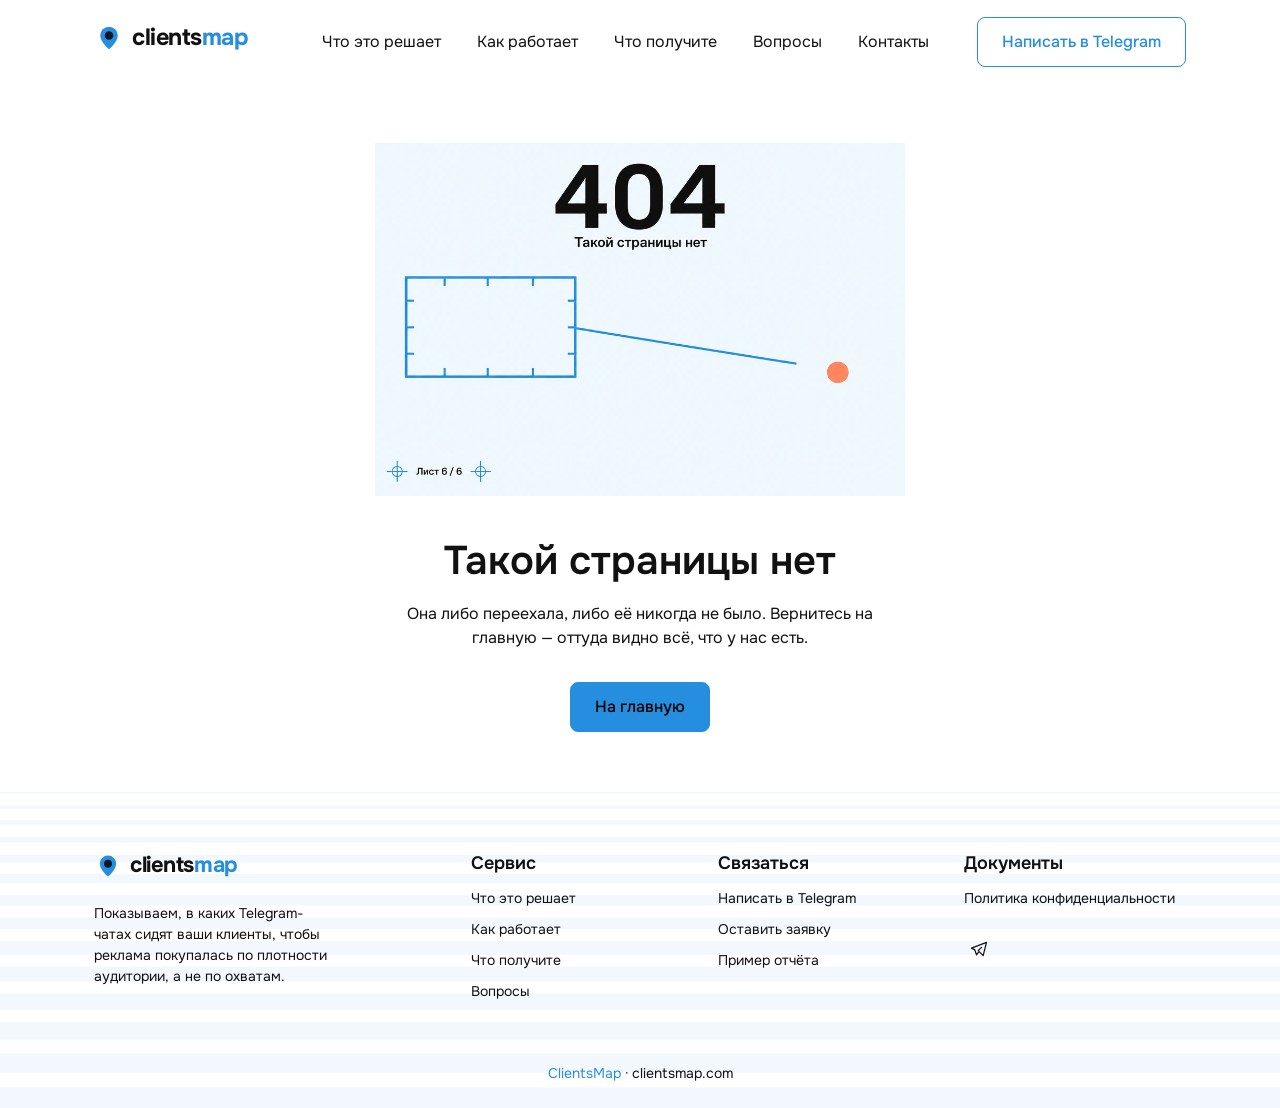
<file: 404/index.html>
<!DOCTYPE html><html lang="ru"><head><meta charSet="utf-8"/><meta name="viewport" content="width=device-width, initial-scale=1"/><meta name="viewport" content="width=device-width, initial-scale=1"/><link rel="preload" as="image" href="https://mc.yandex.ru/watch/112451333"/><link rel="stylesheet" href="/_next/static/css/e008b80ce0168f8d.css" data-precedence="next"/><link rel="stylesheet" href="/_next/static/css/6f3a46c19b43c179.css" data-precedence="next"/><link rel="preload" as="script" fetchPriority="low" href="/_next/static/chunks/webpack-4f7ef856f560f476.js"/><script src="/_next/static/chunks/fd9d1056-ad15f396ddf9b7e5.js" async=""></script><script src="/_next/static/chunks/117-1dcb5a3dc6cd755b.js" async=""></script><script src="/_next/static/chunks/main-app-92eacf9b0690cb42.js" async=""></script><script src="/_next/static/chunks/972-63c026cf2b9a37d3.js" async=""></script><script src="/_next/static/chunks/app/(layout)/layout-ca79ab4def5f7171.js" async=""></script><script src="/_next/static/chunks/app/(nopadding)/layout-d5da99ed10c4c60c.js" async=""></script><script src="/_next/static/chunks/521-2ea0a8ee2efe18aa.js" async=""></script><script src="/_next/static/chunks/869-f943991c1857dffb.js" async=""></script><script src="/_next/static/chunks/app/(nopadding)/page-2814d052fc44508c.js" async=""></script><script src="/_next/static/chunks/app/layout-a619b2968a91c517.js" async=""></script><link rel="preload" href="https://www.googletagmanager.com/gtag/js?id=G-K88P6CGLE0" as="script"/><meta name="robots" content="noindex"/><link rel="preconnect" href="https://mc.yandex.ru"/><link rel="preconnect" href="https://www.googletagmanager.com"/><title>Страница не найдена | ClientsMap</title><meta name="description" content="Вы показываете список своих клиентов — мы показываем чаты, где их концентрация выше всего. Реклама покупается по плотности аудитории, а не по охватам."/><meta name="keywords" content="реклама в телеграм,где сидит аудитория,концентрация клиентов,telegram чаты аудитория,закупка рекламы телеграм,cpm телеграм"/><meta name="yandex-verification" content="e656f3db8198a0fa"/><meta property="og:title" content="ClientsMap — в каких Telegram-чатах сидят ваши клиенты"/><meta property="og:description" content="Список клиентов на входе, карта чатов с их концентрацией на выходе."/><meta property="og:url" content="https://clientsmap.com/"/><meta property="og:site_name" content="ClientsMap"/><meta property="og:image" content="https://clientsmap.com/og.png"/><meta property="og:image:width" content="1200"/><meta property="og:image:height" content="640"/><meta property="og:type" content="website"/><meta name="twitter:card" content="summary_large_image"/><meta name="twitter:title" content="ClientsMap — в каких Telegram-чатах сидят ваши клиенты"/><meta name="twitter:description" content="Список клиентов на входе, карта чатов с их концентрацией на выходе."/><meta name="twitter:image" content="https://clientsmap.com/og.png"/><link rel="icon" href="/favicon.ico" type="image/x-icon" sizes="16x16"/><link rel="icon" href="/favicon.ico" sizes="any"/><link rel="icon" href="/favicon.svg" type="image/svg+xml"/><link rel="apple-touch-icon" href="/apple-touch-icon.png"/><script type="application/ld+json">{"@context":"https://schema.org","@type":"Organization","name":"ClientsMap","url":"https://clientsmap.com","description":"Карта концентрации клиентов в Telegram-чатах для точной закупки рекламы."}</script><script src="/_next/static/chunks/polyfills-42372ed130431b0a.js" noModule=""></script></head><body><div class="wrapper d-flex flex-column justify-between"><nav class="navbar navbar-expand-lg fixed-top"><div class="container"><a class="navbar-brand" aria-label="ClientsMap" href="/"><span class="d-inline-flex align-center gap-2 logo-mark"><svg xmlns="http://www.w3.org/2000/svg" viewBox="0 0 24 24" width="30" height="30" fill="none" aria-hidden="true"><path d="M12 21s7-5.686 7-11a7 7 0 1 0-14 0c0 5.314 7 11 7 11Z" fill="var(--gen-primary, #268edf)"></path><circle cx="12" cy="10" r="3.4" fill="#0f1720"></circle></svg><span class="logo-text" style="font-size:23.400000000000002px">clients<span>map</span></span></span></a><button class="navbar-toggler" type="button"><div class="navbar-toggler-icon"><span></span><span></span><span></span></div></button><div class="collapse navbar-collapse"><div class="navbar-content-inner ms-lg-auto d-flex flex-column flex-lg-row align-lg-center gap-4 gap-lg-10 p-2 p-lg-0"><ul class="navbar-nav gap-lg-2 gap-xl-5"><li class="nav-item"><a class="nav-link" href="/#problems">Что это решает</a></li><li class="nav-item"><a class="nav-link" href="/#how">Как работает</a></li><li class="nav-item"><a class="nav-link" href="/#result">Что получите</a></li><li class="nav-item"><a class="nav-link" href="/#faq">Вопросы</a></li><li class="nav-item"><a class="nav-link" href="/contact/">Контакты</a></li></ul><div class=""><a class="btn btn-outline-primary" href="https://t.me/clientsmap">Написать в Telegram</a></div></div></div></div></nav><main class="flex-grow-1"><section class="py-10 py-lg-15"><div class="container"><div class="row justify-center"><div class="col-lg-6"><div class="text-center"><img alt="not found" loading="lazy" width="1008" height="672" decoding="async" data-nimg="1" class="img-fluid mb-10" style="color:transparent" src="/_next/static/media/error-blue.089db5c0.webp"/><h2 class="mb-4">Такой страницы нет</h2><p class="mb-8">Она либо переехала, либо её никогда не было. Вернитесь на главную — оттуда видно всё, что у нас есть.</p><a class="btn btn-primary" href="/">На главную</a></div></div></div></div></section></main><footer class="footer bg-striped pt-10 pt-lg-15"><div class="container"><div class="row g-10"><div class="col-lg-9 col-xl-8 order-lg-2"><div class="row g-6"><div class="col-md-4 col-lg-4"><div class="footer-widget text-center text-md-start"><h6 class=" mb-2">Сервис</h6><ul class="link-list list-unstyled mb-0"><li><a href="/#problems">Что это решает</a></li><li><a href="/#how">Как работает</a></li><li><a href="/#result">Что получите</a></li><li><a href="/#faq">Вопросы</a></li></ul></div></div><div class="col-md-4 col-lg-4"><div class="footer-widget text-center text-md-start"><h6 class=" mb-2">Связаться</h6><ul class="link-list list-unstyled mb-0"><li><a href="https://t.me/clientsmap">Написать в Telegram</a></li><li><a href="/contact/">Оставить заявку</a></li><li><a href="/example/">Пример отчёта</a></li></ul></div></div><div class="col-md-4 col-lg-4"><div class="footer-widget text-center text-md-start"><h6 class=" mb-2">Документы</h6><ul class="link-list list-unstyled mb-0"><li><a href="/privacy/">Политика конфиденциальности</a></li></ul><ul class="list-unstyled d-flex flex-wrap align-center justify-center justify-md-start gap-3 social-list mb-0 mt-5"><li><a href="https://t.me/clientsmap" aria-label="Telegram"><svg xmlns="http://www.w3.org/2000/svg" fill="none" stroke="currentColor" stroke-linecap="round" stroke-linejoin="round" stroke-width="1.5" viewBox="0 0 24 24"><path stroke="none" d="M0 0h24v24H0z"></path><path d="M15 10l-4 4l6 6l4 -16l-18 7l4 2l2 6l3 -4"></path></svg></a></li></ul></div></div></div></div><div class="col-lg-3 order-lg-1 me-auto"><div class="footer-widget text-center text-lg-start"><a aria-label="ClientsMap" href="/"><span class="d-inline-flex align-center gap-2 logo-mark"><svg xmlns="http://www.w3.org/2000/svg" viewBox="0 0 24 24" width="28" height="28" fill="none" aria-hidden="true"><path d="M12 21s7-5.686 7-11a7 7 0 1 0-14 0c0 5.314 7 11 7 11Z" fill="var(--gen-primary, #268edf)"></path><circle cx="12" cy="10" r="3.4" fill="#0f1720"></circle></svg><span class="logo-text" style="font-size:21.84px">clients<span>map</span></span></span></a><p class="fs-sm mb-0 mt-4">Показываем, в каких Telegram-чатах сидят ваши клиенты, чтобы реклама покупалась по плотности аудитории, а не по охватам.</p></div></div></div><div class="text-center py-6 mt-8"><p class="fs-sm mb-0"><span class="text-primary">ClientsMap</span> · clientsmap.com</p></div></div></footer></div><div class="Toastify"></div><noscript><div><img src="https://mc.yandex.ru/watch/112451333" style="position:absolute;left:-9999px" alt=""/></div></noscript><script src="/_next/static/chunks/webpack-4f7ef856f560f476.js" async=""></script><script>(self.__next_f=self.__next_f||[]).push([0]);self.__next_f.push([2,null])</script><script>self.__next_f.push([1,"1:HL[\"/_next/static/css/e008b80ce0168f8d.css\",\"style\"]\n2:HL[\"/_next/static/css/6f3a46c19b43c179.css\",\"style\"]\n"])</script><script>self.__next_f.push([1,"3:I[2846,[],\"\"]\n5:I[1074,[\"972\",\"static/chunks/972-63c026cf2b9a37d3.js\",\"540\",\"static/chunks/app/(layout)/layout-ca79ab4def5f7171.js\"],\"default\"]\n6:I[2885,[\"972\",\"static/chunks/972-63c026cf2b9a37d3.js\",\"499\",\"static/chunks/app/(nopadding)/layout-d5da99ed10c4c60c.js\"],\"default\"]\n7:I[5878,[\"972\",\"static/chunks/972-63c026cf2b9a37d3.js\",\"521\",\"static/chunks/521-2ea0a8ee2efe18aa.js\",\"869\",\"static/chunks/869-f943991c1857dffb.js\",\"198\",\"static/chunks/app/(nopadding)/page-2814d052fc44508c.js\"],\"Image\"]\n8:I[2972,[\"972\",\"static/chunks/972-63c026cf2b9a37d3.js\",\"499\",\"static/chunks/app/(nopadding)/layout-d5da99ed10c4c60c.js\"],\"\"]\n9:I[4707,[],\"\"]\na:I[6423,[],\"\"]\nb:I[4309,[\"972\",\"static/chunks/972-63c026cf2b9a37d3.js\",\"185\",\"static/chunks/app/layout-a619b2968a91c517.js\"],\"default\"]\nd:I[8534,[\"972\",\"static/chunks/972-63c026cf2b9a37d3.js\",\"185\",\"static/chunks/app/layout-a619b2968a91c517.js\"],\"default\"]\ne:I[8034,[\"972\",\"static/chunks/972-63c026cf2b9a37d3.js\",\"185\",\"static/chunks/app/layout-a619b2968a91c517.js\"],\"default\"]\nf:I[8003,[\"972\",\"static/chunks/972-63c026cf2b9a37d3.js\",\"185\",\"static/chunks/app/layout-a619b2968a91c517.js\"],\"\"]\n11:I[1060,[],\"\"]\nc:{\"src\":\"/_next/static/media/error-blue.089db5c0.webp\",\"height\":672,\"width\":1008,\"blurDataURL\":\"[data-uri]\",\"blurWidth\":8,\"blurHeight\":5}\n12:[]\n"])</script><script>self.__next_f.push([1,"0:[\"$\",\"$L3\",null,{\"buildId\":\"FjWR1wIYjbtCOe9v5Se_0\",\"assetPrefix\":\"\",\"urlParts\":[\"\",\"_not-found\",\"\"],\"initialTree\":[\"\",{\"children\":[\"/_not-found\",{\"children\":[\"__PAGE__\",{}]}]},\"$undefined\",\"$undefined\",true],\"initialSeedData\":[\"\",{\"children\":[\"/_not-found\",{\"children\":[\"__PAGE__\",{},[[\"$L4\",[\"$\",\"$L5\",null,{\"children\":[[\"$\",\"$L6\",null,{}],[\"$\",\"main\",null,{\"className\":\"flex-grow-1\",\"children\":[\"$\",\"section\",null,{\"className\":\"py-10 py-lg-15\",\"children\":[\"$\",\"div\",null,{\"className\":\"container\",\"children\":[\"$\",\"div\",null,{\"className\":\"row justify-center\",\"children\":[\"$\",\"div\",null,{\"className\":\"col-lg-6\",\"children\":[\"$\",\"div\",null,{\"className\":\"text-center\",\"children\":[[\"$\",\"$L7\",null,{\"src\":{\"src\":\"/_next/static/media/error-blue.089db5c0.webp\",\"height\":672,\"width\":1008,\"blurDataURL\":\"[data-uri]\",\"blurWidth\":8,\"blurHeight\":5},\"alt\":\"not found\",\"className\":\"img-fluid mb-10\"}],[\"$\",\"h2\",null,{\"className\":\"mb-4\",\"children\":\"Такой страницы нет\"}],[\"$\",\"p\",null,{\"className\":\"mb-8\",\"children\":\"Она либо переехала, либо её никогда не было. Вернитесь на главную — оттуда видно всё, что у нас есть.\"}],[\"$\",\"$L8\",null,{\"href\":\"/\",\"className\":\"btn btn-primary\",\"children\":\"На главную\"}]]}]}]}]}]}]}],[\"$\",\"footer\",null,{\"className\":\"footer bg-striped pt-10 pt-lg-15\",\"children\":[\"$\",\"div\",null,{\"className\":\"container\",\"children\":[[\"$\",\"div\",null,{\"className\":\"row g-10\",\"children\":[[\"$\",\"div\",null,{\"className\":\"col-lg-9 col-xl-8 order-lg-2\",\"children\":[\"$\",\"div\",null,{\"className\":\"row g-6\",\"children\":[[\"$\",\"div\",null,{\"className\":\"col-md-4 col-lg-4\",\"children\":[\"$\",\"div\",null,{\"className\":\"footer-widget text-center text-md-start\",\"children\":[[\"$\",\"h6\",null,{\"className\":\" mb-2\",\"children\":\"Сервис\"}],[\"$\",\"ul\",null,{\"className\":\"link-list list-unstyled mb-0\",\"children\":[[\"$\",\"li\",null,{\"children\":[\"$\",\"$L8\",null,{\"href\":\"/#problems\",\"children\":\"Что это решает\"}]}],[\"$\",\"li\",null,{\"children\":[\"$\",\"$L8\",null,{\"href\":\"/#how\",\"children\":\"Как работает\"}]}],[\"$\",\"li\",null,{\"children\":[\"$\",\"$L8\",null,{\"href\":\"/#result\",\"children\":\"Что получите\"}]}],[\"$\",\"li\",null,{\"children\":[\"$\",\"$L8\",null,{\"href\":\"/#faq\",\"children\":\"Вопросы\"}]}]]}]]}]}],[\"$\",\"div\",null,{\"className\":\"col-md-4 col-lg-4\",\"children\":[\"$\",\"div\",null,{\"className\":\"footer-widget text-center text-md-start\",\"children\":[[\"$\",\"h6\",null,{\"className\":\" mb-2\",\"children\":\"Связаться\"}],[\"$\",\"ul\",null,{\"className\":\"link-list list-unstyled mb-0\",\"children\":[[\"$\",\"li\",null,{\"children\":[\"$\",\"a\",null,{\"href\":\"https://t.me/clientsmap\",\"children\":\"Написать в Telegram\"}]}],[\"$\",\"li\",null,{\"children\":[\"$\",\"$L8\",null,{\"href\":\"/contact\",\"children\":\"Оставить заявку\"}]}],[\"$\",\"li\",null,{\"children\":[\"$\",\"$L8\",null,{\"href\":\"/example/\",\"children\":\"Пример отчёта\"}]}]]}]]}]}],[\"$\",\"div\",null,{\"className\":\"col-md-4 col-lg-4\",\"children\":[\"$\",\"div\",null,{\"className\":\"footer-widget text-center text-md-start\",\"children\":[[\"$\",\"h6\",null,{\"className\":\" mb-2\",\"children\":\"Документы\"}],[\"$\",\"ul\",null,{\"className\":\"link-list list-unstyled mb-0\",\"children\":[\"$\",\"li\",null,{\"children\":[\"$\",\"$L8\",null,{\"href\":\"/privacy/\",\"children\":\"Политика конфиденциальности\"}]}]}],[\"$\",\"ul\",null,{\"className\":\"list-unstyled d-flex flex-wrap align-center justify-center justify-md-start gap-3 social-list mb-0 mt-5\",\"children\":[\"$\",\"li\",null,{\"children\":[\"$\",\"a\",null,{\"href\":\"https://t.me/clientsmap\",\"aria-label\":\"Telegram\",\"children\":[\"$\",\"svg\",null,{\"xmlns\":\"http://www.w3.org/2000/svg\",\"fill\":\"none\",\"stroke\":\"currentColor\",\"strokeLinecap\":\"round\",\"strokeLinejoin\":\"round\",\"strokeWidth\":\"1.5\",\"viewBox\":\"0 0 24 24\",\"children\":[[\"$\",\"path\",null,{\"stroke\":\"none\",\"d\":\"M0 0h24v24H0z\"}],[\"$\",\"path\",null,{\"d\":\"M15 10l-4 4l6 6l4 -16l-18 7l4 2l2 6l3 -4\"}]]}]}]}]}]]}]}]]}]}],[\"$\",\"div\",null,{\"className\":\"col-lg-3 order-lg-1 me-auto\",\"children\":[\"$\",\"div\",null,{\"className\":\"footer-widget text-center text-lg-start\",\"children\":[[\"$\",\"$L8\",null,{\"href\":\"/\",\"aria-label\":\"ClientsMap\",\"children\":[\"$\",\"span\",null,{\"className\":\"d-inline-flex align-center gap-2 logo-mark\",\"children\":[[\"$\",\"svg\",null,{\"xmlns\":\"http://www.w3.org/2000/svg\",\"viewBox\":\"0 0 24 24\",\"width\":28,\"height\":28,\"fill\":\"none\",\"aria-hidden\":\"true\",\"children\":[[\"$\",\"path\",null,{\"d\":\"M12 21s7-5.686 7-11a7 7 0 1 0-14 0c0 5.314 7 11 7 11Z\",\"fill\":\"var(--gen-primary, #268edf)\"}],[\"$\",\"circle\",null,{\"cx\":\"12\",\"cy\":\"10\",\"r\":\"3.4\",\"fill\":\"#0f1720\"}]]}],[\"$\",\"span\",null,{\"className\":\"logo-text\",\"style\":{\"fontSize\":21.84},\"children\":[\"clients\",[\"$\",\"span\",null,{\"children\":\"map\"}]]}]]}]}],[\"$\",\"p\",null,{\"className\":\"fs-sm mb-0 mt-4\",\"children\":\"Показываем, в каких Telegram-чатах сидят ваши клиенты, чтобы реклама покупалась по плотности аудитории, а не по охватам.\"}]]}]}]]}],[\"$\",\"div\",null,{\"className\":\"text-center py-6 mt-8\",\"children\":[\"$\",\"p\",null,{\"className\":\"fs-sm mb-0\",\"children\":[[\"$\",\"span\",null,{\"className\":\"text-primary\",\"children\":\"ClientsMap\"}],\" · clientsmap.com\"]}]}]]}]}]]}],null],null],null]},[null,[\"$\",\"$L9\",null,{\"parallelRouterKey\":\"children\",\"segmentPath\":[\"children\",\"/_not-found\",\"children\"],\"error\":\"$undefined\",\"errorStyles\":\"$undefined\",\"errorScripts\":\"$undefined\",\"template\":[\"$\",\"$La\",null,{}],\"templateStyles\":\"$undefined\",\"templateScripts\":\"$undefined\",\"notFound\":\"$undefined\",\"notFoundStyles\":\"$undefined\"}]],null]},[[[[\"$\",\"link\",\"0\",{\"rel\":\"stylesheet\",\"href\":\"/_next/static/css/e008b80ce0168f8d.css\",\"precedence\":\"next\",\"crossOrigin\":\"$undefined\"}],[\"$\",\"link\",\"1\",{\"rel\":\"stylesheet\",\"href\":\"/_next/static/css/6f3a46c19b43c179.css\",\"precedence\":\"next\",\"crossOrigin\":\"$undefined\"}]],[\"$\",\"html\",null,{\"lang\":\"ru\",\"children\":[[\"$\",\"head\",null,{\"children\":[[\"$\",\"meta\",null,{\"name\":\"viewport\",\"content\":\"width=device-width, initial-scale=1\"}],[\"$\",\"link\",null,{\"rel\":\"preconnect\",\"href\":\"https://mc.yandex.ru\"}],[\"$\",\"link\",null,{\"rel\":\"preconnect\",\"href\":\"https://www.googletagmanager.com\"}],[\"$\",\"script\",null,{\"type\":\"application/ld+json\",\"dangerouslySetInnerHTML\":{\"__html\":\"{\\\"@context\\\":\\\"https://schema.org\\\",\\\"@type\\\":\\\"Organization\\\",\\\"name\\\":\\\"ClientsMap\\\",\\\"url\\\":\\\"https://clientsmap.com\\\",\\\"description\\\":\\\"Карта концентрации клиентов в Telegram-чатах для точной закупки рекламы.\\\"}\"}}]]}],[\"$\",\"body\",null,{\"children\":[[\"$\",\"$Lb\",null,{\"children\":[\"$\",\"div\",null,{\"className\":\"wrapper d-flex flex-column justify-between\",\"children\":[\"$\",\"$L9\",null,{\"parallelRouterKey\":\"children\",\"segmentPath\":[\"children\"],\"error\":\"$undefined\",\"errorStyles\":\"$undefined\",\"errorScripts\":\"$undefined\",\"template\":[\"$\",\"$La\",null,{}],\"templateStyles\":\"$undefined\",\"templateScripts\":\"$undefined\",\"notFound\":[\"$\",\"$L5\",null,{\"children\":[[\"$\",\"$L6\",null,{}],[\"$\",\"main\",null,{\"className\":\"flex-grow-1\",\"children\":[\"$\",\"section\",null,{\"className\":\"py-10 py-lg-15\",\"children\":[\"$\",\"div\",null,{\"className\":\"container\",\"children\":[\"$\",\"div\",null,{\"className\":\"row justify-center\",\"children\":[\"$\",\"div\",null,{\"className\":\"col-lg-6\",\"children\":[\"$\",\"div\",null,{\"className\":\"text-center\",\"children\":[[\"$\",\"$L7\",null,{\"src\":\"$c\",\"alt\":\"not found\",\"className\":\"img-fluid mb-10\"}],[\"$\",\"h2\",null,{\"className\":\"mb-4\",\"children\":\"Такой страницы нет\"}],[\"$\",\"p\",null,{\"className\":\"mb-8\",\"children\":\"Она либо переехала, либо её никогда не было. Вернитесь на главную — оттуда видно всё, что у нас есть.\"}],[\"$\",\"$L8\",null,{\"href\":\"/\",\"className\":\"btn btn-primary\",\"children\":\"На главную\"}]]}]}]}]}]}]}],[\"$\",\"footer\",null,{\"className\":\"footer bg-striped pt-10 pt-lg-15\",\"children\":[\"$\",\"div\",null,{\"className\":\"container\",\"children\":[[\"$\",\"div\",null,{\"className\":\"row g-10\",\"children\":[[\"$\",\"div\",null,{\"className\":\"col-lg-9 col-xl-8 order-lg-2\",\"children\":[\"$\",\"div\",null,{\"className\":\"row g-6\",\"children\":[[\"$\",\"div\",null,{\"className\":\"col-md-4 col-lg-4\",\"children\":[\"$\",\"div\",null,{\"className\":\"footer-widget text-center text-md-start\",\"children\":[[\"$\",\"h6\",null,{\"className\":\" mb-2\",\"children\":\"Сервис\"}],[\"$\",\"ul\",null,{\"className\":\"link-list list-unstyled mb-0\",\"children\":[[\"$\",\"li\",null,{\"children\":[\"$\",\"$L8\",null,{\"href\":\"/#problems\",\"children\":\"Что это решает\"}]}],[\"$\",\"li\",null,{\"children\":[\"$\",\"$L8\",null,{\"href\":\"/#how\",\"children\":\"Как работает\"}]}],[\"$\",\"li\",null,{\"children\":[\"$\",\"$L8\",null,{\"href\":\"/#result\",\"children\":\"Что получите\"}]}],[\"$\",\"li\",null,{\"children\":[\"$\",\"$L8\",null,{\"href\":\"/#faq\",\"children\":\"Вопросы\"}]}]]}]]}]}],[\"$\",\"div\",null,{\"className\":\"col-md-4 col-lg-4\",\"children\":[\"$\",\"div\",null,{\"className\":\"footer-widget text-center text-md-start\",\"children\":[[\"$\",\"h6\",null,{\"className\":\" mb-2\",\"children\":\"Связаться\"}],[\"$\",\"ul\",null,{\"className\":\"link-list list-unstyled mb-0\",\"children\":[[\"$\",\"li\",null,{\"children\":[\"$\",\"a\",null,{\"href\":\"https://t.me/clientsmap\",\"children\":\"Написать в Telegram\"}]}],[\"$\",\"li\",null,{\"children\":[\"$\",\"$L8\",null,{\"href\":\"/contact\",\"children\":\"Оставить заявку\"}]}],[\"$\",\"li\",null,{\"children\":[\"$\",\"$L8\",null,{\"href\":\"/example/\",\"children\":\"Пример отчёта\"}]}]]}]]}]}],[\"$\",\"div\",null,{\"className\":\"col-md-4 col-lg-4\",\"children\":[\"$\",\"div\",null,{\"className\":\"footer-widget text-center text-md-start\",\"children\":[[\"$\",\"h6\",null,{\"className\":\" mb-2\",\"children\":\"Документы\"}],[\"$\",\"ul\",null,{\"className\":\"link-list list-unstyled mb-0\",\"children\":[\"$\",\"li\",null,{\"children\":[\"$\",\"$L8\",null,{\"href\":\"/privacy/\",\"children\":\"Политика конфиденциальности\"}]}]}],[\"$\",\"ul\",null,{\"className\":\"list-unstyled d-flex flex-wrap align-center justify-center justify-md-start gap-3 social-list mb-0 mt-5\",\"children\":[\"$\",\"li\",null,{\"children\":[\"$\",\"a\",null,{\"href\":\"https://t.me/clientsmap\",\"aria-label\":\"Telegram\",\"children\":[\"$\",\"svg\",null,{\"xmlns\":\"http://www.w3.org/2000/svg\",\"fill\":\"none\",\"stroke\":\"currentColor\",\"strokeLinecap\":\"round\",\"strokeLinejoin\":\"round\",\"strokeWidth\":\"1.5\",\"viewBox\":\"0 0 24 24\",\"children\":[[\"$\",\"path\",null,{\"stroke\":\"none\",\"d\":\"M0 0h24v24H0z\"}],[\"$\",\"path\",null,{\"d\":\"M15 10l-4 4l6 6l4 -16l-18 7l4 2l2 6l3 -4\"}]]}]}]}]}]]}]}]]}]}],[\"$\",\"div\",null,{\"className\":\"col-lg-3 order-lg-1 me-auto\",\"children\":[\"$\",\"div\",null,{\"className\":\"footer-widget text-center text-lg-start\",\"children\":[[\"$\",\"$L8\",null,{\"href\":\"/\",\"aria-label\":\"ClientsMap\",\"children\":[\"$\",\"span\",null,{\"className\":\"d-inline-flex align-center gap-2 logo-mark\",\"children\":[[\"$\",\"svg\",null,{\"xmlns\":\"http://www.w3.org/2000/svg\",\"viewBox\":\"0 0 24 24\",\"width\":28,\"height\":28,\"fill\":\"none\",\"aria-hidden\":\"true\",\"children\":[[\"$\",\"path\",null,{\"d\":\"M12 21s7-5.686 7-11a7 7 0 1 0-14 0c0 5.314 7 11 7 11Z\",\"fill\":\"var(--gen-primary, #268edf)\"}],[\"$\",\"circle\",null,{\"cx\":\"12\",\"cy\":\"10\",\"r\":\"3.4\",\"fill\":\"#0f1720\"}]]}],[\"$\",\"span\",null,{\"className\":\"logo-text\",\"style\":{\"fontSize\":21.84},\"children\":[\"clients\",[\"$\",\"span\",null,{\"children\":\"map\"}]]}]]}]}],[\"$\",\"p\",null,{\"className\":\"fs-sm mb-0 mt-4\",\"children\":\"Показываем, в каких Telegram-чатах сидят ваши клиенты, чтобы реклама покупалась по плотности аудитории, а не по охватам.\"}]]}]}]]}],[\"$\",\"div\",null,{\"className\":\"text-center py-6 mt-8\",\"children\":[\"$\",\"p\",null,{\"className\":\"fs-sm mb-0\",\"children\":[[\"$\",\"span\",null,{\"className\":\"text-primary\",\"children\":\"ClientsMap\"}],\" · clientsmap.com\"]}]}]]}]}]]}],\"notFoundStyles\":[]}]}]}],[\"$\",\"$Ld\",null,{}],[\"$\",\"$Le\",null,{}],[\"$\",\"$Lf\",null,{\"id\":\"analytics\",\"strategy\":\"afterInteractive\",\"children\":\"\\ntry{\\n(function(m,e,t,r,i,k,a){m[i]=m[i]||function(){(m[i].a=m[i].a||[]).push(arguments)};m[i].l=1*new Date();for(var j=0;j\u003ce.scripts.length;j++){if(e.scripts[j].src===r){return;}}k=e.createElement(t),a=e.getElementsByTagName(t)[0],k.async=1,k.src=r,a.parentNode.insertBefore(k,a)})(window,document,'script','https://mc.yandex.ru/metrika/tag.js?id=112451333','ym');\\nif(typeof window.ym==='function'){window.ym(112451333,'init',{ssr:true,webvisor:true,clickmap:true,accurateTrackBounce:true,trackLinks:true});}\\n}catch(e){}\\ntry{\\nwindow.dataLayer=window.dataLayer||[];\\nwindow.gtag=function(){window.dataLayer.push(arguments);};\\nwindow.gtag('js',new Date());window.gtag('config','G-K88P6CGLE0');\\n}catch(e){}\\n\\t\\t\\t\\t\"}],[\"$\",\"$Lf\",null,{\"src\":\"https://www.googletagmanager.com/gtag/js?id=G-K88P6CGLE0\",\"strategy\":\"afterInteractive\"}],[\"$\",\"noscript\",null,{\"children\":[\"$\",\"div\",null,{\"children\":[\"$\",\"img\",null,{\"src\":\"https://mc.yandex.ru/watch/112451333\",\"style\":{\"position\":\"absolute\",\"left\":\"-9999px\"},\"alt\":\"\"}]}]}]]}]]}]],null],null],\"couldBeIntercepted\":false,\"initialHead\":[[\"$\",\"meta\",null,{\"name\":\"robots\",\"content\":\"noindex\"}],\"$L10\"],\"globalErrorComponent\":\"$11\",\"missingSlots\":\"$W12\"}]\n"])</script><script>self.__next_f.push([1,"10:[[\"$\",\"meta\",\"0\",{\"name\":\"viewport\",\"content\":\"width=device-width, initial-scale=1\"}],[\"$\",\"meta\",\"1\",{\"charSet\":\"utf-8\"}],[\"$\",\"title\",\"2\",{\"children\":\"Страница не найдена | ClientsMap\"}],[\"$\",\"meta\",\"3\",{\"name\":\"description\",\"content\":\"Вы показываете список своих клиентов — мы показываем чаты, где их концентрация выше всего. Реклама покупается по плотности аудитории, а не по охватам.\"}],[\"$\",\"meta\",\"4\",{\"name\":\"keywords\",\"content\":\"реклама в телеграм,где сидит аудитория,концентрация клиентов,telegram чаты аудитория,закупка рекламы телеграм,cpm телеграм\"}],[\"$\",\"meta\",\"5\",{\"name\":\"yandex-verification\",\"content\":\"e656f3db8198a0fa\"}],[\"$\",\"meta\",\"6\",{\"property\":\"og:title\",\"content\":\"ClientsMap — в каких Telegram-чатах сидят ваши клиенты\"}],[\"$\",\"meta\",\"7\",{\"property\":\"og:description\",\"content\":\"Список клиентов на входе, карта чатов с их концентрацией на выходе.\"}],[\"$\",\"meta\",\"8\",{\"property\":\"og:url\",\"content\":\"https://clientsmap.com/\"}],[\"$\",\"meta\",\"9\",{\"property\":\"og:site_name\",\"content\":\"ClientsMap\"}],[\"$\",\"meta\",\"10\",{\"property\":\"og:image\",\"content\":\"https://clientsmap.com/og.png\"}],[\"$\",\"meta\",\"11\",{\"property\":\"og:image:width\",\"content\":\"1200\"}],[\"$\",\"meta\",\"12\",{\"property\":\"og:image:height\",\"content\":\"640\"}],[\"$\",\"meta\",\"13\",{\"property\":\"og:type\",\"content\":\"website\"}],[\"$\",\"meta\",\"14\",{\"name\":\"twitter:card\",\"content\":\"summary_large_image\"}],[\"$\",\"meta\",\"15\",{\"name\":\"twitter:title\",\"content\":\"ClientsMap — в каких Telegram-чатах сидят ваши клиенты\"}],[\"$\",\"meta\",\"16\",{\"name\":\"twitter:description\",\"content\":\"Список клиентов на входе, карта чатов с их концентрацией на выходе.\"}],[\"$\",\"meta\",\"17\",{\"name\":\"twitter:image\",\"content\":\"https://clientsmap.com/og.png\"}],[\"$\",\"link\",\"18\",{\"rel\":\"icon\",\"href\":\"/favicon.ico\",\"type\":\"image/x-icon\",\"sizes\":\"16x16\"}],[\"$\",\"link\",\"19\",{\"rel\":\"icon\",\"href\":\"/favicon.ico\",\"sizes\":\"any\"}],[\"$\",\"link\",\"20\",{\"rel\":\"icon\",\"href\":\"/favicon.svg\",\"type\":\"image/svg+xml\"}],[\"$\",\"link\",\"21\",{\"rel\":\"apple-touch-icon\",\"href\":\"/apple-touch-icon.png\"}]]\n"])</script><script>self.__next_f.push([1,"4:null\n"])</script></body></html>
</file>
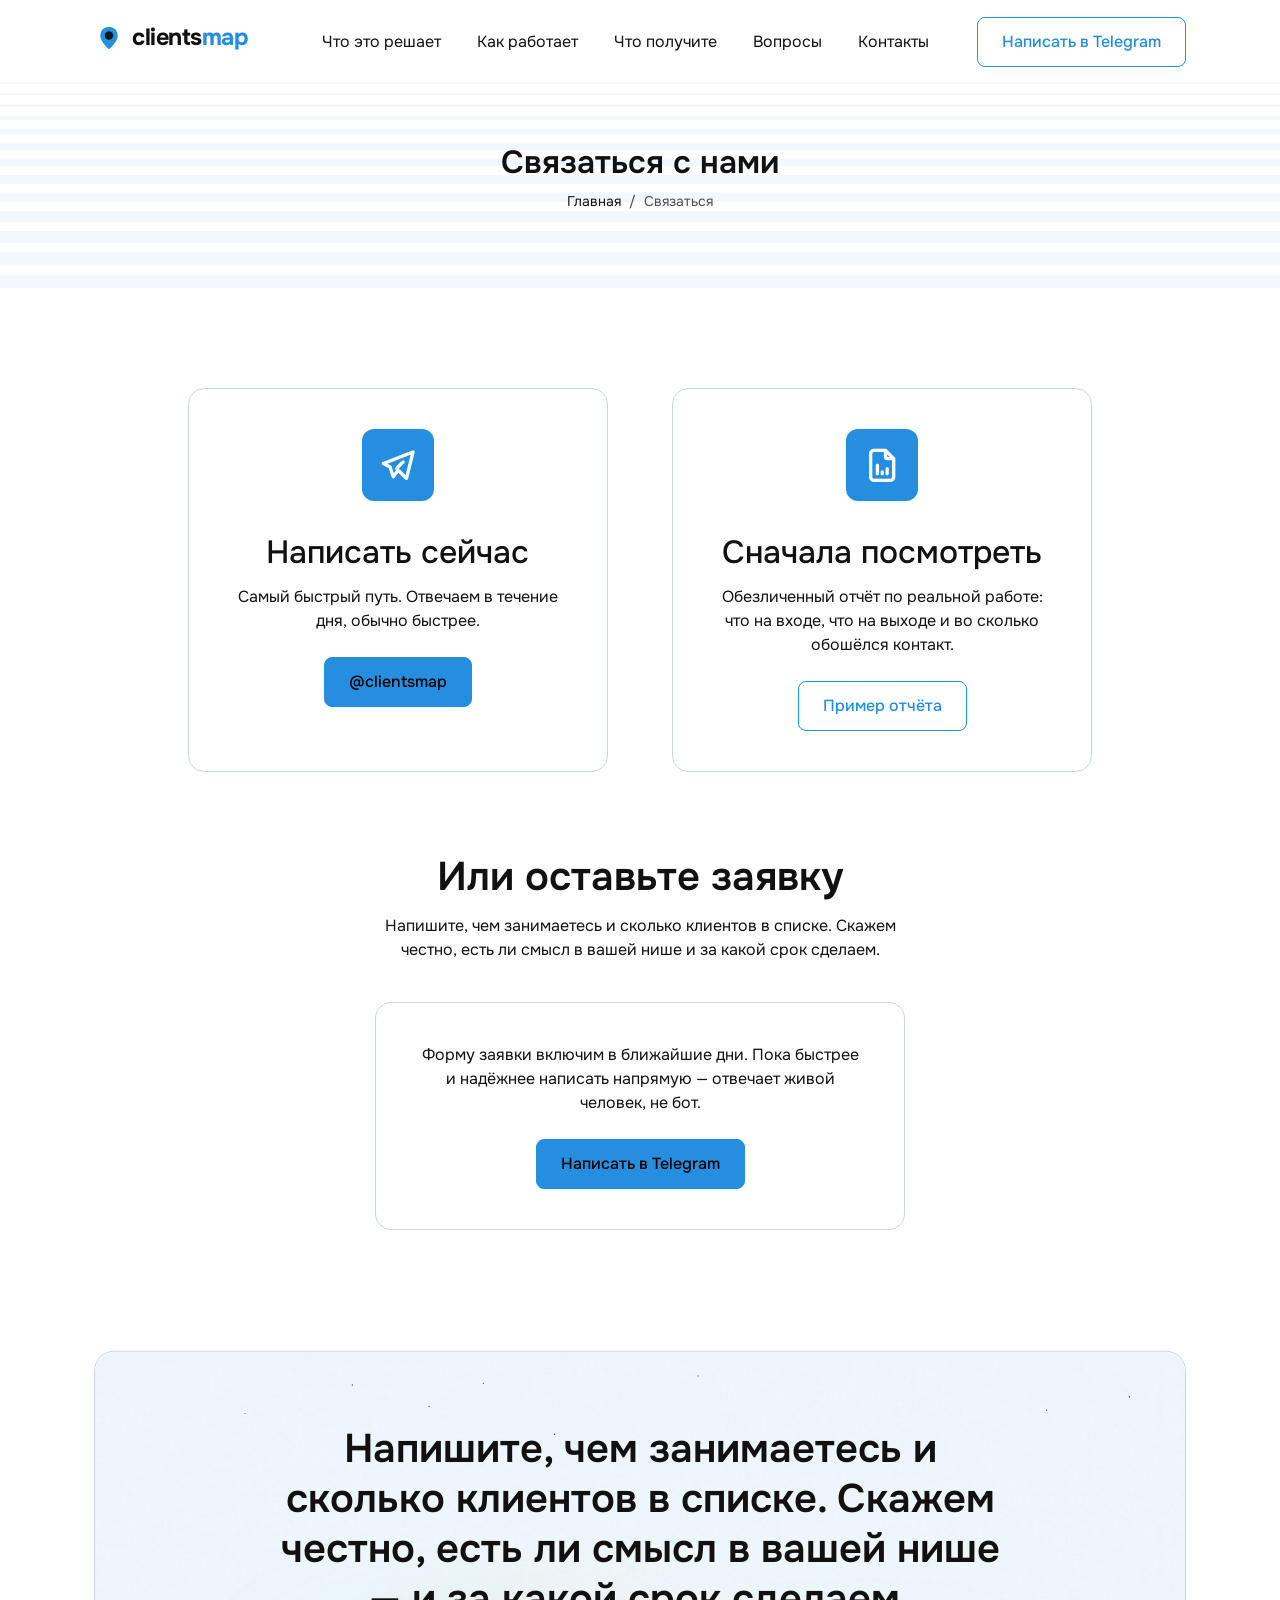
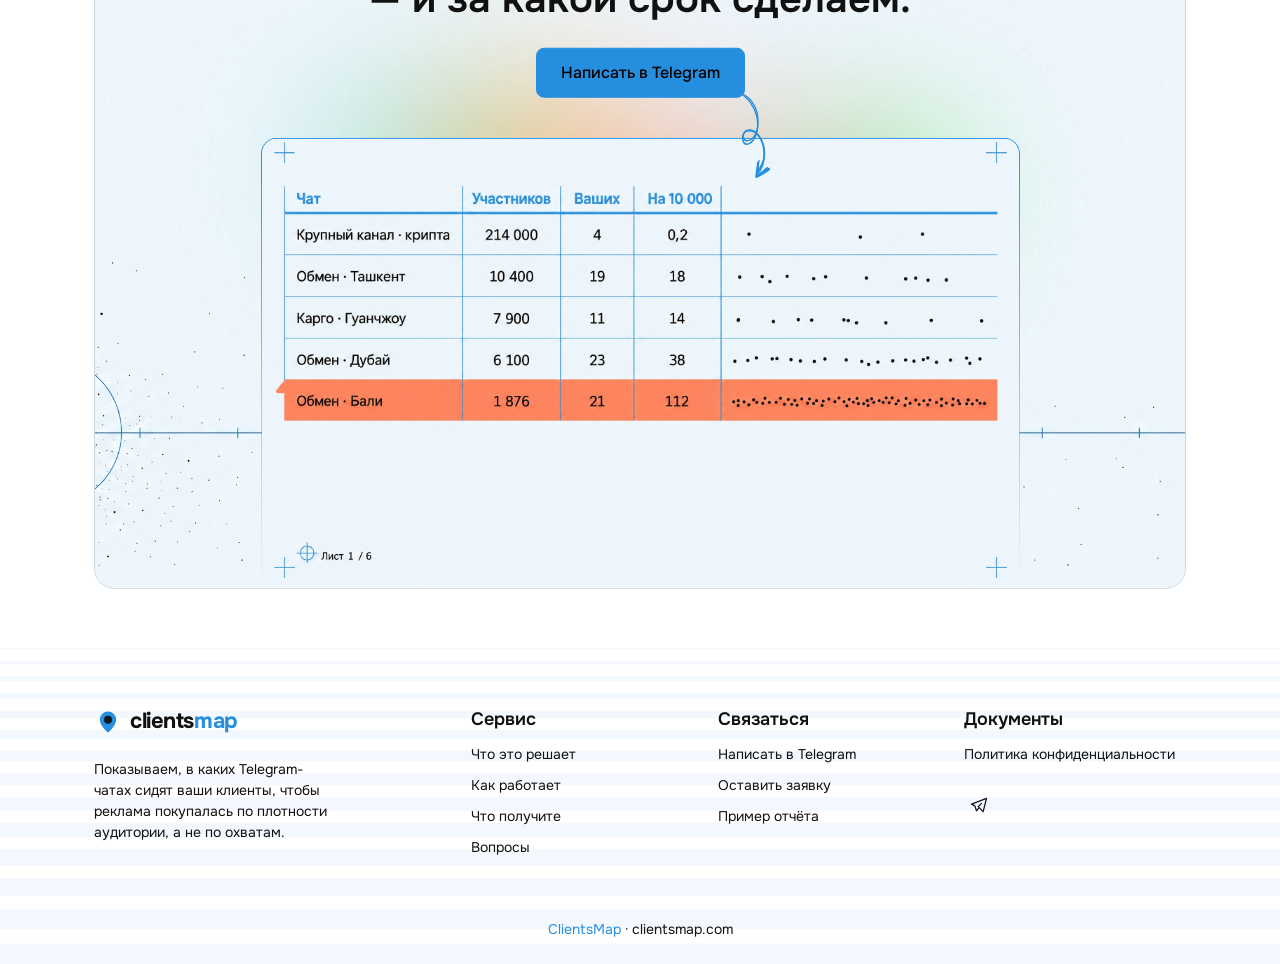
<file: contact/index.html>
<!DOCTYPE html><html lang="ru"><head><meta charSet="utf-8"/><meta name="viewport" content="width=device-width, initial-scale=1"/><meta name="viewport" content="width=device-width, initial-scale=1"/><link rel="preload" as="image" href="https://mc.yandex.ru/watch/112451333"/><link rel="stylesheet" href="/_next/static/css/e008b80ce0168f8d.css" data-precedence="next"/><link rel="stylesheet" href="/_next/static/css/6f3a46c19b43c179.css" data-precedence="next"/><link rel="preload" as="script" fetchPriority="low" href="/_next/static/chunks/webpack-4f7ef856f560f476.js"/><script src="/_next/static/chunks/fd9d1056-ad15f396ddf9b7e5.js" async=""></script><script src="/_next/static/chunks/117-1dcb5a3dc6cd755b.js" async=""></script><script src="/_next/static/chunks/main-app-92eacf9b0690cb42.js" async=""></script><script src="/_next/static/chunks/972-63c026cf2b9a37d3.js" async=""></script><script src="/_next/static/chunks/521-2ea0a8ee2efe18aa.js" async=""></script><script src="/_next/static/chunks/869-f943991c1857dffb.js" async=""></script><script src="/_next/static/chunks/501-3b623aaea10b817d.js" async=""></script><script src="/_next/static/chunks/app/(layout)/contact/page-7abe31eec96e3d43.js" async=""></script><script src="/_next/static/chunks/app/(layout)/layout-ca79ab4def5f7171.js" async=""></script><script src="/_next/static/chunks/app/(nopadding)/layout-d5da99ed10c4c60c.js" async=""></script><script src="/_next/static/chunks/app/layout-a619b2968a91c517.js" async=""></script><link rel="preload" href="https://www.googletagmanager.com/gtag/js?id=G-K88P6CGLE0" as="script"/><link rel="preconnect" href="https://mc.yandex.ru"/><link rel="preconnect" href="https://www.googletagmanager.com"/><title>Связаться | ClientsMap</title><meta name="description" content="Напишите, чем занимаетесь и сколько клиентов в списке. Ответим, есть ли смысл в вашей нише и за какой срок сделаем."/><meta name="keywords" content="реклама в телеграм,где сидит аудитория,концентрация клиентов,telegram чаты аудитория,закупка рекламы телеграм,cpm телеграм"/><link rel="canonical" href="https://clientsmap.com/contact/"/><meta name="yandex-verification" content="e656f3db8198a0fa"/><meta property="og:title" content="ClientsMap — в каких Telegram-чатах сидят ваши клиенты"/><meta property="og:description" content="Список клиентов на входе, карта чатов с их концентрацией на выходе."/><meta property="og:url" content="https://clientsmap.com/"/><meta property="og:site_name" content="ClientsMap"/><meta property="og:image" content="https://clientsmap.com/og.png"/><meta property="og:image:width" content="1200"/><meta property="og:image:height" content="640"/><meta property="og:type" content="website"/><meta name="twitter:card" content="summary_large_image"/><meta name="twitter:title" content="ClientsMap — в каких Telegram-чатах сидят ваши клиенты"/><meta name="twitter:description" content="Список клиентов на входе, карта чатов с их концентрацией на выходе."/><meta name="twitter:image" content="https://clientsmap.com/og.png"/><link rel="icon" href="/favicon.ico" type="image/x-icon" sizes="16x16"/><link rel="icon" href="/favicon.ico" sizes="any"/><link rel="icon" href="/favicon.svg" type="image/svg+xml"/><link rel="apple-touch-icon" href="/apple-touch-icon.png"/><script type="application/ld+json">{"@context":"https://schema.org","@type":"Organization","name":"ClientsMap","url":"https://clientsmap.com","description":"Карта концентрации клиентов в Telegram-чатах для точной закупки рекламы."}</script><script src="/_next/static/chunks/polyfills-42372ed130431b0a.js" noModule=""></script></head><body><div class="wrapper d-flex flex-column justify-between"><nav class="navbar navbar-expand-lg fixed-top"><div class="container"><a class="navbar-brand" aria-label="ClientsMap" href="/"><span class="d-inline-flex align-center gap-2 logo-mark"><svg xmlns="http://www.w3.org/2000/svg" viewBox="0 0 24 24" width="30" height="30" fill="none" aria-hidden="true"><path d="M12 21s7-5.686 7-11a7 7 0 1 0-14 0c0 5.314 7 11 7 11Z" fill="var(--gen-primary, #268edf)"></path><circle cx="12" cy="10" r="3.4" fill="#0f1720"></circle></svg><span class="logo-text" style="font-size:23.400000000000002px">clients<span>map</span></span></span></a><button class="navbar-toggler" type="button"><div class="navbar-toggler-icon"><span></span><span></span><span></span></div></button><div class="collapse navbar-collapse"><div class="navbar-content-inner ms-lg-auto d-flex flex-column flex-lg-row align-lg-center gap-4 gap-lg-10 p-2 p-lg-0"><ul class="navbar-nav gap-lg-2 gap-xl-5"><li class="nav-item"><a class="nav-link" href="/#problems">Что это решает</a></li><li class="nav-item"><a class="nav-link" href="/#how">Как работает</a></li><li class="nav-item"><a class="nav-link" href="/#result">Что получите</a></li><li class="nav-item"><a class="nav-link" href="/#faq">Вопросы</a></li><li class="nav-item"><a class="nav-link" href="/contact/">Контакты</a></li></ul><div class=""><a class="btn btn-outline-primary" href="https://t.me/clientsmap">Написать в Telegram</a></div></div></div></div></nav><main class="flex-grow-1"><section class="py-10 py-lg-15 bg-striped" style="opacity:0;transition-property:transform opacity;transform:translateY(20px)"><div class="container"><div class="text-center"><h3 class=" mb-2">Связаться с нами</h3><nav aria-label="breadcrumb"><ol class="breadcrumb justify-center fs-sm"><li class="breadcrumb-item " aria-current="false"><a href="/">Главная</a></li><li class="breadcrumb-item active" aria-current="page">Связаться</li></ol></nav></div></div></section><section class="py-15 pt-lg-25"><div class="container"><div class="row justify-center"><div class="col-lg-10"><div class="row row-cols-1 row-cols-md-2 gy-10 gx-lg-16"><div class="col" style="opacity:0;transition-property:transform opacity;transform:translateY(20px)"><div class="text-center h-full bg-white rounded-4 border p-10"><div class="icon w-18 h-18 rounded-3 p-4 d-inline-flex align-center justify-center bg-primary text-white mb-8"><i class="ti ti-brand-telegram fs-2"></i></div><h3 class="fw-medium mb-3">Написать сейчас</h3><p class="mb-6">Самый быстрый путь. Отвечаем в течение дня, обычно быстрее.</p><a class="btn btn-primary" href="https://t.me/clientsmap">@clientsmap</a></div></div><div class="col" style="opacity:0;transition-property:transform opacity;transform:translateY(20px)"><div class="text-center h-full bg-white rounded-4 border p-10"><div class="icon w-18 h-18 rounded-3 p-4 d-inline-flex align-center justify-center bg-primary text-white mb-8"><i class="ti ti-file-analytics fs-2"></i></div><h3 class="fw-medium mb-3">Сначала посмотреть</h3><p class="mb-6">Обезличенный отчёт по реальной работе: что на входе, что на выходе и во сколько обошёлся контакт.</p><a class="btn btn-outline-primary" href="/example/">Пример отчёта</a></div></div></div></div></div><div class="row justify-center mt-20" style="opacity:0;transition-property:transform opacity;transform:translateY(20px)"><div class="col-lg-8 col-xl-6"><div class="text-center mb-10"><h2 class="mb-3">Или оставьте заявку</h2><p class="mb-0">Напишите, чем занимаетесь и сколько клиентов в списке. Скажем честно, есть ли смысл в вашей нише и за какой срок сделаем.</p></div><div class="text-center bg-white rounded-4 border p-10"><p class="mb-6">Форму заявки включим в ближайшие дни. Пока быстрее и надёжнее написать напрямую — отвечает живой человек, не бот.</p><a class="btn btn-primary" href="https://t.me/clientsmap">Написать в Telegram</a></div></div></div></div></section><section class="cta-section py-10 py-lg-15" style="opacity:0;transition-property:transform opacity;transform:translateY(20px)"><div class="container"><div class="rounded-5 border position-relative z-1 gradient-bg"><div class="animate-scale position-absolute w-full h-full z-n1"><img alt="shape" loading="lazy" width="1228" height="590" decoding="async" data-nimg="1" class="bg-shape img-fluid" style="color:transparent" src="/_next/static/media/blurry-shape-4.8e3bf404.svg"/></div><div class="row justify-center"><div class="col-lg-10"><div class="text-center pt-6 px-6 pt-md-10 px-md-10 pt-lg-18 px-lg-18"><h2 class="mb-6 ">Напишите, чем занимаетесь и сколько клиентов в списке. Скажем честно, есть ли смысл в вашей нише — и за какой срок сделаем.</h2><a class="btn btn-primary" href="https://t.me/clientsmap">Написать в Telegram</a><div class="cta-image-container mt-10"><svg xmlns="http://www.w3.org/2000/svg" fill="none" viewBox="0 0 34 90" class="text-primary arrow-shape"><path fill="currentColor" d="M3.724 2.303c8.095 4.54 13.968 13.648 16.408 22.434 2.336 8.415 2.426 20.276-5.705 25.79-2.961 2.01-7.092 2.24-8.781-1.444-1.571-3.422.29-7.096 3.683-8.452 9.162-3.663 16.334 8.02 18.234 15.324a30.563 30.563 0 0 1 .279 14.195c-.952 4.334-2.866 9.283-6.298 12.254-.494.427-1.3-.29-.971-.84 1.77-2.928 3.677-5.571 4.79-8.851 1.155-3.405 1.62-7.048 1.44-10.626-.358-7.103-3.568-15.745-10.125-19.354-3.476-1.912-10.316-1.353-10.055 3.973.107 2.158 1.647 4.035 3.933 3.81 2.086-.209 4.001-1.766 5.333-3.279 5.427-6.16 4.857-15.89 2.67-23.215a39.21 39.21 0 0 0-5.682-11.577c-2.69-3.76-6.017-6.61-9.592-9.472-.35-.277.039-.896.44-.67Z"></path><path fill="currentColor" d="M1.562.977c9.931 2.79 17.058 11.508 19.312 21.4 1.085 4.762 1.187 9.7.548 14.54-.653 4.937-1.854 10.549-4.949 14.589-2.156 2.82-7.305 5.961-10.266 2.388-2.608-3.142-2.18-9.094.45-12.093 2.945-3.356 8.048-2.969 11.491-.718 4.112 2.688 6.675 7.596 8.265 12.12 3.48 9.905 2.395 21.33-3.11 30.327-.527.858-1.947.203-1.423-.676 3.935-6.565 5.559-14.253 4.688-21.84-.443-3.864-1.552-7.677-3.306-11.147-2.011-3.973-5.078-8.396-9.854-8.994-5.273-.66-7.99 4.089-7.3 8.82.403 2.76 1.938 4.99 5.042 4.079 2.519-.74 4.35-3.051 5.51-5.296 3.708-7.194 4.563-16.802 3.066-24.658C17.848 13.969 11.217 4.92 1.373 1.995.736 1.812.917.797 1.563.977Z"></path><path fill="currentColor" d="M21.218 73.052c.375 2.062.446 4.204.634 6.29.088.987.18 1.975.266 2.964.04.457-.025 2.873.383 3.085.21.11 2.177-1.456 2.452-1.64l2.452-1.641c1.595-1.065 3.329-2.678 5.205-3.148.671-.169 1.174.542.746 1.106-.792 1.05-1.99 1.644-3.08 2.36-1.23.812-2.464 1.62-3.695 2.432-1.142.748-3.43 3.037-4.974 2.3-1.476-.7-.955-3.793-1.042-5.105-.198-2.945-.602-5.957-.531-8.906a.595.595 0 0 1 1.184-.097Z"></path><path fill="currentColor" d="M21.773 73.169c-.032 2.254-.679 4.55-.972 6.789-.338 2.597-.601 5.224-.564 7.844-.465-.225-.933-.454-1.398-.68a76.772 76.772 0 0 0 6.002-4.227c1.876-1.465 3.568-3.521 5.632-4.678.6-.336 1.581.26 1.137.983-1.181 1.924-3.415 3.456-5.165 4.844a64.808 64.808 0 0 1-6.607 4.574c-.694.421-1.465-.14-1.385-.91.27-2.565.462-5.128.849-7.683.348-2.297.616-4.895 1.59-7.019.19-.398.887-.308.88.163Z"></path><path fill="currentColor" d="M22.85 71.546c-.873 5.764-1.778 11.525-2.588 17.298-.462-.304-.922-.605-1.384-.91 2.439-1.254 4.864-2.527 7.207-3.954 2.158-1.317 4.212-3.127 6.536-4.109.733-.31 1.331.688.841 1.25-1.713 1.972-4.396 3.318-6.619 4.634-2.326 1.378-4.712 2.663-7.172 3.78-.633.287-1.294-.395-1.174-1.015 1.098-5.725 2.104-11.464 3.137-17.2.137-.79 1.337-.563 1.215.226Z"></path></svg><div class="cta-img rounded-top-4"><img alt="shape" loading="lazy" width="2160" height="1282" decoding="async" data-nimg="1" class="img-fluid w-full h-full object-cover" style="color:transparent;background-size:cover;background-position:50% 50%;background-repeat:no-repeat;background-image:url(&quot;data:image/svg+xml;charset=utf-8,%3Csvg xmlns=&#x27;http://www.w3.org/2000/svg&#x27; viewBox=&#x27;0 0 320 200&#x27;%3E%3Cfilter id=&#x27;b&#x27; color-interpolation-filters=&#x27;sRGB&#x27;%3E%3CfeGaussianBlur stdDeviation=&#x27;20&#x27;/%3E%3CfeColorMatrix values=&#x27;1 0 0 0 0 0 1 0 0 0 0 0 1 0 0 0 0 0 100 -1&#x27; result=&#x27;s&#x27;/%3E%3CfeFlood x=&#x27;0&#x27; y=&#x27;0&#x27; width=&#x27;100%25&#x27; height=&#x27;100%25&#x27;/%3E%3CfeComposite operator=&#x27;out&#x27; in=&#x27;s&#x27;/%3E%3CfeComposite in2=&#x27;SourceGraphic&#x27;/%3E%3CfeGaussianBlur stdDeviation=&#x27;20&#x27;/%3E%3C/filter%3E%3Cimage width=&#x27;100%25&#x27; height=&#x27;100%25&#x27; x=&#x27;0&#x27; y=&#x27;0&#x27; preserveAspectRatio=&#x27;none&#x27; style=&#x27;filter: url(%23b);&#x27; href=&#x27;[data-uri]&#x27;/%3E%3C/svg%3E&quot;)" src="/_next/static/media/screen-6.0e672265.webp"/></div></div></div></div></div></div></div></section></main><footer class="footer bg-striped pt-10 pt-lg-15"><div class="container"><div class="row g-10"><div class="col-lg-9 col-xl-8 order-lg-2"><div class="row g-6"><div class="col-md-4 col-lg-4"><div class="footer-widget text-center text-md-start"><h6 class=" mb-2">Сервис</h6><ul class="link-list list-unstyled mb-0"><li><a href="/#problems">Что это решает</a></li><li><a href="/#how">Как работает</a></li><li><a href="/#result">Что получите</a></li><li><a href="/#faq">Вопросы</a></li></ul></div></div><div class="col-md-4 col-lg-4"><div class="footer-widget text-center text-md-start"><h6 class=" mb-2">Связаться</h6><ul class="link-list list-unstyled mb-0"><li><a href="https://t.me/clientsmap">Написать в Telegram</a></li><li><a href="/contact/">Оставить заявку</a></li><li><a href="/example/">Пример отчёта</a></li></ul></div></div><div class="col-md-4 col-lg-4"><div class="footer-widget text-center text-md-start"><h6 class=" mb-2">Документы</h6><ul class="link-list list-unstyled mb-0"><li><a href="/privacy/">Политика конфиденциальности</a></li></ul><ul class="list-unstyled d-flex flex-wrap align-center justify-center justify-md-start gap-3 social-list mb-0 mt-5"><li><a href="https://t.me/clientsmap" aria-label="Telegram"><svg xmlns="http://www.w3.org/2000/svg" fill="none" stroke="currentColor" stroke-linecap="round" stroke-linejoin="round" stroke-width="1.5" viewBox="0 0 24 24"><path stroke="none" d="M0 0h24v24H0z"></path><path d="M15 10l-4 4l6 6l4 -16l-18 7l4 2l2 6l3 -4"></path></svg></a></li></ul></div></div></div></div><div class="col-lg-3 order-lg-1 me-auto"><div class="footer-widget text-center text-lg-start"><a aria-label="ClientsMap" href="/"><span class="d-inline-flex align-center gap-2 logo-mark"><svg xmlns="http://www.w3.org/2000/svg" viewBox="0 0 24 24" width="28" height="28" fill="none" aria-hidden="true"><path d="M12 21s7-5.686 7-11a7 7 0 1 0-14 0c0 5.314 7 11 7 11Z" fill="var(--gen-primary, #268edf)"></path><circle cx="12" cy="10" r="3.4" fill="#0f1720"></circle></svg><span class="logo-text" style="font-size:21.84px">clients<span>map</span></span></span></a><p class="fs-sm mb-0 mt-4">Показываем, в каких Telegram-чатах сидят ваши клиенты, чтобы реклама покупалась по плотности аудитории, а не по охватам.</p></div></div></div><div class="text-center py-6 mt-8"><p class="fs-sm mb-0"><span class="text-primary">ClientsMap</span> · clientsmap.com</p></div></div></footer></div><div class="Toastify"></div><noscript><div><img src="https://mc.yandex.ru/watch/112451333" style="position:absolute;left:-9999px" alt=""/></div></noscript><script src="/_next/static/chunks/webpack-4f7ef856f560f476.js" async=""></script><script>(self.__next_f=self.__next_f||[]).push([0]);self.__next_f.push([2,null])</script><script>self.__next_f.push([1,"1:HL[\"/_next/static/css/e008b80ce0168f8d.css\",\"style\"]\n2:HL[\"/_next/static/css/6f3a46c19b43c179.css\",\"style\"]\n"])</script><script>self.__next_f.push([1,"3:I[2846,[],\"\"]\n5:I[3685,[\"972\",\"static/chunks/972-63c026cf2b9a37d3.js\",\"521\",\"static/chunks/521-2ea0a8ee2efe18aa.js\",\"869\",\"static/chunks/869-f943991c1857dffb.js\",\"501\",\"static/chunks/501-3b623aaea10b817d.js\",\"514\",\"static/chunks/app/(layout)/contact/page-7abe31eec96e3d43.js\"],\"default\"]\n6:I[2972,[\"972\",\"static/chunks/972-63c026cf2b9a37d3.js\",\"521\",\"static/chunks/521-2ea0a8ee2efe18aa.js\",\"869\",\"static/chunks/869-f943991c1857dffb.js\",\"501\",\"static/chunks/501-3b623aaea10b817d.js\",\"514\",\"static/chunks/app/(layout)/contact/page-7abe31eec96e3d43.js\"],\"\"]\n7:I[7332,[\"972\",\"static/chunks/972-63c026cf2b9a37d3.js\",\"521\",\"static/chunks/521-2ea0a8ee2efe18aa.js\",\"869\",\"static/chunks/869-f943991c1857dffb.js\",\"501\",\"static/chunks/501-3b623aaea10b817d.js\",\"514\",\"static/chunks/app/(layout)/contact/page-7abe31eec96e3d43.js\"],\"default\"]\n8:I[5878,[\"972\",\"static/chunks/972-63c026cf2b9a37d3.js\",\"521\",\"static/chunks/521-2ea0a8ee2efe18aa.js\",\"869\",\"static/chunks/869-f943991c1857dffb.js\",\"501\",\"static/chunks/501-3b623aaea10b817d.js\",\"514\",\"static/chunks/app/(layout)/contact/page-7abe31eec96e3d43.js\"],\"Image\"]\n9:I[4707,[],\"\"]\na:I[6423,[],\"\"]\nb:I[1074,[\"972\",\"static/chunks/972-63c026cf2b9a37d3.js\",\"540\",\"static/chunks/app/(layout)/layout-ca79ab4def5f7171.js\"],\"default\"]\nc:I[2885,[\"972\",\"static/chunks/972-63c026cf2b9a37d3.js\",\"499\",\"static/chunks/app/(nopadding)/layout-d5da99ed10c4c60c.js\"],\"default\"]\nd:I[4309,[\"972\",\"static/chunks/972-63c026cf2b9a37d3.js\",\"185\",\"static/chunks/app/layout-a619b2968a91c517.js\"],\"default\"]\ne:I[8534,[\"972\",\"static/chunks/972-63c026cf2b9a37d3.js\",\"185\",\"static/chunks/app/layout-a619b2968a91c517.js\"],\"default\"]\nf:I[8034,[\"972\",\"static/chunks/972-63c026cf2b9a37d3.js\",\"185\",\"static/chunks/app/layout-a619b2968a91c517.js\"],\"default\"]\n10:I[8003,[\"972\",\"static/chunks/972-63c026cf2b9a37d3.js\",\"185\",\"static/chunks/app/layout-a619b2968a91c517.js\"],\"\"]\n12:I[1060,[],\"\"]\n13:[]\n"])</script><script>self.__next_f.push([1,"0:[\"$\",\"$L3\",null,{\"buildId\":\"FjWR1wIYjbtCOe9v5Se_0\",\"assetPrefix\":\"\",\"urlParts\":[\"\",\"contact\",\"\"],\"initialTree\":[\"\",{\"children\":[\"(layout)\",{\"children\":[\"contact\",{\"children\":[\"__PAGE__\",{}]}]}]},\"$undefined\",\"$undefined\",true],\"initialSeedData\":[\"\",{\"children\":[\"(layout)\",{\"children\":[\"contact\",{\"children\":[\"__PAGE__\",{},[[\"$L4\",[\"$\",\"main\",null,{\"className\":\"flex-grow-1\",\"children\":[[\"$\",\"$L5\",null,{\"el\":\"section\",\"className\":\"py-10 py-lg-15 bg-striped\",\"delay\":0.05,\"children\":[\"$\",\"div\",null,{\"className\":\"container\",\"children\":[\"$\",\"div\",null,{\"className\":\"text-center\",\"children\":[[\"$\",\"h3\",null,{\"className\":\" mb-2\",\"children\":\"Связаться с нами\"}],[\"$\",\"nav\",null,{\"aria-label\":\"breadcrumb\",\"children\":[\"$\",\"ol\",null,{\"className\":\"breadcrumb justify-center fs-sm\",\"children\":[[\"$\",\"li\",\"Главная\",{\"className\":\"breadcrumb-item \",\"aria-current\":false,\"children\":[\"$\",\"$L6\",null,{\"href\":\"/\",\"children\":\"Главная\"}]}],[\"$\",\"li\",\"Связаться\",{\"className\":\"breadcrumb-item active\",\"aria-current\":\"page\",\"children\":\"Связаться\"}]]}]}]]}]}]}],[\"$\",\"section\",null,{\"className\":\"py-15 pt-lg-25\",\"children\":[\"$\",\"div\",null,{\"className\":\"container\",\"children\":[[\"$\",\"div\",null,{\"className\":\"row justify-center\",\"children\":[\"$\",\"div\",null,{\"className\":\"col-lg-10\",\"children\":[\"$\",\"div\",null,{\"className\":\"row row-cols-1 row-cols-md-2 gy-10 gx-lg-16\",\"children\":[[\"$\",\"$L5\",null,{\"className\":\"col\",\"delay\":0.05,\"children\":[\"$\",\"div\",null,{\"className\":\"text-center h-full bg-white rounded-4 border p-10\",\"children\":[[\"$\",\"div\",null,{\"className\":\"icon w-18 h-18 rounded-3 p-4 d-inline-flex align-center justify-center bg-primary text-white mb-8\",\"children\":[\"$\",\"i\",null,{\"className\":\"ti ti-brand-telegram fs-2\"}]}],[\"$\",\"h3\",null,{\"className\":\"fw-medium mb-3\",\"children\":\"Написать сейчас\"}],[\"$\",\"p\",null,{\"className\":\"mb-6\",\"children\":\"Самый быстрый путь. Отвечаем в течение дня, обычно быстрее.\"}],[\"$\",\"$L6\",null,{\"href\":\"https://t.me/clientsmap\",\"className\":\"btn btn-primary\",\"children\":\"@clientsmap\"}]]}]}],[\"$\",\"$L5\",null,{\"className\":\"col\",\"delay\":0.1,\"children\":[\"$\",\"div\",null,{\"className\":\"text-center h-full bg-white rounded-4 border p-10\",\"children\":[[\"$\",\"div\",null,{\"className\":\"icon w-18 h-18 rounded-3 p-4 d-inline-flex align-center justify-center bg-primary text-white mb-8\",\"children\":[\"$\",\"i\",null,{\"className\":\"ti ti-file-analytics fs-2\"}]}],[\"$\",\"h3\",null,{\"className\":\"fw-medium mb-3\",\"children\":\"Сначала посмотреть\"}],[\"$\",\"p\",null,{\"className\":\"mb-6\",\"children\":\"Обезличенный отчёт по реальной работе: что на входе, что на выходе и во сколько обошёлся контакт.\"}],[\"$\",\"$L6\",null,{\"href\":\"/example/\",\"className\":\"btn btn-outline-primary\",\"children\":\"Пример отчёта\"}]]}]}]]}]}]}],[\"$\",\"$L5\",null,{\"className\":\"row justify-center mt-20\",\"delay\":0.05,\"children\":[\"$\",\"div\",null,{\"className\":\"col-lg-8 col-xl-6\",\"children\":[[\"$\",\"div\",null,{\"className\":\"text-center mb-10\",\"children\":[[\"$\",\"h2\",null,{\"className\":\"mb-3\",\"children\":\"Или оставьте заявку\"}],[\"$\",\"p\",null,{\"className\":\"mb-0\",\"children\":\"Напишите, чем занимаетесь и сколько клиентов в списке. Скажем честно, есть ли смысл в вашей нише и за какой срок сделаем.\"}]]}],[\"$\",\"$L7\",null,{}]]}]}]]}]}],[\"$\",\"$L5\",null,{\"el\":\"section\",\"className\":\"cta-section py-10 py-lg-15\",\"children\":[\"$\",\"div\",null,{\"className\":\"container\",\"children\":[\"$\",\"div\",null,{\"className\":\"rounded-5 border position-relative z-1 gradient-bg\",\"children\":[[\"$\",\"div\",null,{\"className\":\"animate-scale position-absolute w-full h-full z-n1\",\"children\":[\"$\",\"$L8\",null,{\"src\":{\"src\":\"/_next/static/media/blurry-shape-4.8e3bf404.svg\",\"height\":590,\"width\":1228,\"blurWidth\":0,\"blurHeight\":0},\"alt\":\"shape\",\"className\":\"bg-shape img-fluid\"}]}],[\"$\",\"div\",null,{\"className\":\"row justify-center\",\"children\":[\"$\",\"div\",null,{\"className\":\"col-lg-10\",\"children\":[\"$\",\"div\",null,{\"className\":\"text-center pt-6 px-6 pt-md-10 px-md-10 pt-lg-18 px-lg-18\",\"children\":[[\"$\",\"h2\",null,{\"className\":\"mb-6 \",\"children\":\"Напишите, чем занимаетесь и сколько клиентов в списке. Скажем честно, есть ли смысл в вашей нише — и за какой срок сделаем.\"}],[\"$\",\"$L6\",null,{\"href\":\"https://t.me/clientsmap\",\"className\":\"btn btn-primary\",\"children\":\"Написать в Telegram\"}],[\"$\",\"div\",null,{\"className\":\"cta-image-container mt-10\",\"children\":[[\"$\",\"svg\",null,{\"xmlns\":\"http://www.w3.org/2000/svg\",\"fill\":\"none\",\"viewBox\":\"0 0 34 90\",\"className\":\"text-primary arrow-shape\",\"children\":[[\"$\",\"path\",null,{\"fill\":\"currentColor\",\"d\":\"M3.724 2.303c8.095 4.54 13.968 13.648 16.408 22.434 2.336 8.415 2.426 20.276-5.705 25.79-2.961 2.01-7.092 2.24-8.781-1.444-1.571-3.422.29-7.096 3.683-8.452 9.162-3.663 16.334 8.02 18.234 15.324a30.563 30.563 0 0 1 .279 14.195c-.952 4.334-2.866 9.283-6.298 12.254-.494.427-1.3-.29-.971-.84 1.77-2.928 3.677-5.571 4.79-8.851 1.155-3.405 1.62-7.048 1.44-10.626-.358-7.103-3.568-15.745-10.125-19.354-3.476-1.912-10.316-1.353-10.055 3.973.107 2.158 1.647 4.035 3.933 3.81 2.086-.209 4.001-1.766 5.333-3.279 5.427-6.16 4.857-15.89 2.67-23.215a39.21 39.21 0 0 0-5.682-11.577c-2.69-3.76-6.017-6.61-9.592-9.472-.35-.277.039-.896.44-.67Z\"}],[\"$\",\"path\",null,{\"fill\":\"currentColor\",\"d\":\"M1.562.977c9.931 2.79 17.058 11.508 19.312 21.4 1.085 4.762 1.187 9.7.548 14.54-.653 4.937-1.854 10.549-4.949 14.589-2.156 2.82-7.305 5.961-10.266 2.388-2.608-3.142-2.18-9.094.45-12.093 2.945-3.356 8.048-2.969 11.491-.718 4.112 2.688 6.675 7.596 8.265 12.12 3.48 9.905 2.395 21.33-3.11 30.327-.527.858-1.947.203-1.423-.676 3.935-6.565 5.559-14.253 4.688-21.84-.443-3.864-1.552-7.677-3.306-11.147-2.011-3.973-5.078-8.396-9.854-8.994-5.273-.66-7.99 4.089-7.3 8.82.403 2.76 1.938 4.99 5.042 4.079 2.519-.74 4.35-3.051 5.51-5.296 3.708-7.194 4.563-16.802 3.066-24.658C17.848 13.969 11.217 4.92 1.373 1.995.736 1.812.917.797 1.563.977Z\"}],[\"$\",\"path\",null,{\"fill\":\"currentColor\",\"d\":\"M21.218 73.052c.375 2.062.446 4.204.634 6.29.088.987.18 1.975.266 2.964.04.457-.025 2.873.383 3.085.21.11 2.177-1.456 2.452-1.64l2.452-1.641c1.595-1.065 3.329-2.678 5.205-3.148.671-.169 1.174.542.746 1.106-.792 1.05-1.99 1.644-3.08 2.36-1.23.812-2.464 1.62-3.695 2.432-1.142.748-3.43 3.037-4.974 2.3-1.476-.7-.955-3.793-1.042-5.105-.198-2.945-.602-5.957-.531-8.906a.595.595 0 0 1 1.184-.097Z\"}],[\"$\",\"path\",null,{\"fill\":\"currentColor\",\"d\":\"M21.773 73.169c-.032 2.254-.679 4.55-.972 6.789-.338 2.597-.601 5.224-.564 7.844-.465-.225-.933-.454-1.398-.68a76.772 76.772 0 0 0 6.002-4.227c1.876-1.465 3.568-3.521 5.632-4.678.6-.336 1.581.26 1.137.983-1.181 1.924-3.415 3.456-5.165 4.844a64.808 64.808 0 0 1-6.607 4.574c-.694.421-1.465-.14-1.385-.91.27-2.565.462-5.128.849-7.683.348-2.297.616-4.895 1.59-7.019.19-.398.887-.308.88.163Z\"}],[\"$\",\"path\",null,{\"fill\":\"currentColor\",\"d\":\"M22.85 71.546c-.873 5.764-1.778 11.525-2.588 17.298-.462-.304-.922-.605-1.384-.91 2.439-1.254 4.864-2.527 7.207-3.954 2.158-1.317 4.212-3.127 6.536-4.109.733-.31 1.331.688.841 1.25-1.713 1.972-4.396 3.318-6.619 4.634-2.326 1.378-4.712 2.663-7.172 3.78-.633.287-1.294-.395-1.174-1.015 1.098-5.725 2.104-11.464 3.137-17.2.137-.79 1.337-.563 1.215.226Z\"}]]}],[\"$\",\"div\",null,{\"className\":\"cta-img rounded-top-4\",\"children\":[\"$\",\"$L8\",null,{\"placeholder\":\"blur\",\"src\":{\"src\":\"/_next/static/media/screen-6.0e672265.webp\",\"height\":1282,\"width\":2160,\"blurDataURL\":\"[data-uri]\",\"blurWidth\":8,\"blurHeight\":5},\"alt\":\"shape\",\"className\":\"img-fluid w-full h-full object-cover\"}]}]]}]]}]}]}]]}]}]}]]}],null],null],null]},[null,[\"$\",\"$L9\",null,{\"parallelRouterKey\":\"children\",\"segmentPath\":[\"children\",\"(layout)\",\"children\",\"contact\",\"children\"],\"error\":\"$undefined\",\"errorStyles\":\"$undefined\",\"errorScripts\":\"$undefined\",\"template\":[\"$\",\"$La\",null,{}],\"templateStyles\":\"$undefined\",\"templateScripts\":\"$undefined\",\"notFound\":\"$undefined\",\"notFoundStyles\":\"$undefined\"}]],null]},[[null,[\"$\",\"$Lb\",null,{\"children\":[[\"$\",\"$Lc\",null,{}],[\"$\",\"$L9\",null,{\"parallelRouterKey\":\"children\",\"segmentPath\":[\"children\",\"(layout)\",\"children\"],\"error\":\"$undefined\",\"errorStyles\":\"$undefined\",\"errorScripts\":\"$undefined\",\"template\":[\"$\",\"$La\",null,{}],\"templateStyles\":\"$undefined\",\"templateScripts\":\"$undefined\",\"notFound\":\"$undefined\",\"notFoundStyles\":\"$undefined\"}],[\"$\",\"footer\",null,{\"className\":\"footer bg-striped pt-10 pt-lg-15\",\"children\":[\"$\",\"div\",null,{\"className\":\"container\",\"children\":[[\"$\",\"div\",null,{\"className\":\"row g-10\",\"children\":[[\"$\",\"div\",null,{\"className\":\"col-lg-9 col-xl-8 order-lg-2\",\"children\":[\"$\",\"div\",null,{\"className\":\"row g-6\",\"children\":[[\"$\",\"div\",null,{\"className\":\"col-md-4 col-lg-4\",\"children\":[\"$\",\"div\",null,{\"className\":\"footer-widget text-center text-md-start\",\"children\":[[\"$\",\"h6\",null,{\"className\":\" mb-2\",\"children\":\"Сервис\"}],[\"$\",\"ul\",null,{\"className\":\"link-list list-unstyled mb-0\",\"children\":[[\"$\",\"li\",null,{\"children\":[\"$\",\"$L6\",null,{\"href\":\"/#problems\",\"children\":\"Что это решает\"}]}],[\"$\",\"li\",null,{\"children\":[\"$\",\"$L6\",null,{\"href\":\"/#how\",\"children\":\"Как работает\"}]}],[\"$\",\"li\",null,{\"children\":[\"$\",\"$L6\",null,{\"href\":\"/#result\",\"children\":\"Что получите\"}]}],[\"$\",\"li\",null,{\"children\":[\"$\",\"$L6\",null,{\"href\":\"/#faq\",\"children\":\"Вопросы\"}]}]]}]]}]}],[\"$\",\"div\",null,{\"className\":\"col-md-4 col-lg-4\",\"children\":[\"$\",\"div\",null,{\"className\":\"footer-widget text-center text-md-start\",\"children\":[[\"$\",\"h6\",null,{\"className\":\" mb-2\",\"children\":\"Связаться\"}],[\"$\",\"ul\",null,{\"className\":\"link-list list-unstyled mb-0\",\"children\":[[\"$\",\"li\",null,{\"children\":[\"$\",\"a\",null,{\"href\":\"https://t.me/clientsmap\",\"children\":\"Написать в Telegram\"}]}],[\"$\",\"li\",null,{\"children\":[\"$\",\"$L6\",null,{\"href\":\"/contact\",\"children\":\"Оставить заявку\"}]}],[\"$\",\"li\",null,{\"children\":[\"$\",\"$L6\",null,{\"href\":\"/example/\",\"children\":\"Пример отчёта\"}]}]]}]]}]}],[\"$\",\"div\",null,{\"className\":\"col-md-4 col-lg-4\",\"children\":[\"$\",\"div\",null,{\"className\":\"footer-widget text-center text-md-start\",\"children\":[[\"$\",\"h6\",null,{\"className\":\" mb-2\",\"children\":\"Документы\"}],[\"$\",\"ul\",null,{\"className\":\"link-list list-unstyled mb-0\",\"children\":[\"$\",\"li\",null,{\"children\":[\"$\",\"$L6\",null,{\"href\":\"/privacy/\",\"children\":\"Политика конфиденциальности\"}]}]}],[\"$\",\"ul\",null,{\"className\":\"list-unstyled d-flex flex-wrap align-center justify-center justify-md-start gap-3 social-list mb-0 mt-5\",\"children\":[\"$\",\"li\",null,{\"children\":[\"$\",\"a\",null,{\"href\":\"https://t.me/clientsmap\",\"aria-label\":\"Telegram\",\"children\":[\"$\",\"svg\",null,{\"xmlns\":\"http://www.w3.org/2000/svg\",\"fill\":\"none\",\"stroke\":\"currentColor\",\"strokeLinecap\":\"round\",\"strokeLinejoin\":\"round\",\"strokeWidth\":\"1.5\",\"viewBox\":\"0 0 24 24\",\"children\":[[\"$\",\"path\",null,{\"stroke\":\"none\",\"d\":\"M0 0h24v24H0z\"}],[\"$\",\"path\",null,{\"d\":\"M15 10l-4 4l6 6l4 -16l-18 7l4 2l2 6l3 -4\"}]]}]}]}]}]]}]}]]}]}],[\"$\",\"div\",null,{\"className\":\"col-lg-3 order-lg-1 me-auto\",\"children\":[\"$\",\"div\",null,{\"className\":\"footer-widget text-center text-lg-start\",\"children\":[[\"$\",\"$L6\",null,{\"href\":\"/\",\"aria-label\":\"ClientsMap\",\"children\":[\"$\",\"span\",null,{\"className\":\"d-inline-flex align-center gap-2 logo-mark\",\"children\":[[\"$\",\"svg\",null,{\"xmlns\":\"http://www.w3.org/2000/svg\",\"viewBox\":\"0 0 24 24\",\"width\":28,\"height\":28,\"fill\":\"none\",\"aria-hidden\":\"true\",\"children\":[[\"$\",\"path\",null,{\"d\":\"M12 21s7-5.686 7-11a7 7 0 1 0-14 0c0 5.314 7 11 7 11Z\",\"fill\":\"var(--gen-primary, #268edf)\"}],[\"$\",\"circle\",null,{\"cx\":\"12\",\"cy\":\"10\",\"r\":\"3.4\",\"fill\":\"#0f1720\"}]]}],[\"$\",\"span\",null,{\"className\":\"logo-text\",\"style\":{\"fontSize\":21.84},\"children\":[\"clients\",[\"$\",\"span\",null,{\"children\":\"map\"}]]}]]}]}],[\"$\",\"p\",null,{\"className\":\"fs-sm mb-0 mt-4\",\"children\":\"Показываем, в каких Telegram-чатах сидят ваши клиенты, чтобы реклама покупалась по плотности аудитории, а не по охватам.\"}]]}]}]]}],[\"$\",\"div\",null,{\"className\":\"text-center py-6 mt-8\",\"children\":[\"$\",\"p\",null,{\"className\":\"fs-sm mb-0\",\"children\":[[\"$\",\"span\",null,{\"className\":\"text-primary\",\"children\":\"ClientsMap\"}],\" · clientsmap.com\"]}]}]]}]}]]}]],null],null]},[[[[\"$\",\"link\",\"0\",{\"rel\":\"stylesheet\",\"href\":\"/_next/static/css/e008b80ce0168f8d.css\",\"precedence\":\"next\",\"crossOrigin\":\"$undefined\"}],[\"$\",\"link\",\"1\",{\"rel\":\"stylesheet\",\"href\":\"/_next/static/css/6f3a46c19b43c179.css\",\"precedence\":\"next\",\"crossOrigin\":\"$undefined\"}]],[\"$\",\"html\",null,{\"lang\":\"ru\",\"children\":[[\"$\",\"head\",null,{\"children\":[[\"$\",\"meta\",null,{\"name\":\"viewport\",\"content\":\"width=device-width, initial-scale=1\"}],[\"$\",\"link\",null,{\"rel\":\"preconnect\",\"href\":\"https://mc.yandex.ru\"}],[\"$\",\"link\",null,{\"rel\":\"preconnect\",\"href\":\"https://www.googletagmanager.com\"}],[\"$\",\"script\",null,{\"type\":\"application/ld+json\",\"dangerouslySetInnerHTML\":{\"__html\":\"{\\\"@context\\\":\\\"https://schema.org\\\",\\\"@type\\\":\\\"Organization\\\",\\\"name\\\":\\\"ClientsMap\\\",\\\"url\\\":\\\"https://clientsmap.com\\\",\\\"description\\\":\\\"Карта концентрации клиентов в Telegram-чатах для точной закупки рекламы.\\\"}\"}}]]}],[\"$\",\"body\",null,{\"children\":[[\"$\",\"$Ld\",null,{\"children\":[\"$\",\"div\",null,{\"className\":\"wrapper d-flex flex-column justify-between\",\"children\":[\"$\",\"$L9\",null,{\"parallelRouterKey\":\"children\",\"segmentPath\":[\"children\"],\"error\":\"$undefined\",\"errorStyles\":\"$undefined\",\"errorScripts\":\"$undefined\",\"template\":[\"$\",\"$La\",null,{}],\"templateStyles\":\"$undefined\",\"templateScripts\":\"$undefined\",\"notFound\":[\"$\",\"$Lb\",null,{\"children\":[[\"$\",\"$Lc\",null,{}],[\"$\",\"main\",null,{\"className\":\"flex-grow-1\",\"children\":[\"$\",\"section\",null,{\"className\":\"py-10 py-lg-15\",\"children\":[\"$\",\"div\",null,{\"className\":\"container\",\"children\":[\"$\",\"div\",null,{\"className\":\"row justify-center\",\"children\":[\"$\",\"div\",null,{\"className\":\"col-lg-6\",\"children\":[\"$\",\"div\",null,{\"className\":\"text-center\",\"children\":[[\"$\",\"$L8\",null,{\"src\":{\"src\":\"/_next/static/media/error-blue.089db5c0.webp\",\"height\":672,\"width\":1008,\"blurDataURL\":\"[data-uri]\",\"blurWidth\":8,\"blurHeight\":5},\"alt\":\"not found\",\"className\":\"img-fluid mb-10\"}],[\"$\",\"h2\",null,{\"className\":\"mb-4\",\"children\":\"Такой страницы нет\"}],[\"$\",\"p\",null,{\"className\":\"mb-8\",\"children\":\"Она либо переехала, либо её никогда не было. Вернитесь на главную — оттуда видно всё, что у нас есть.\"}],[\"$\",\"$L6\",null,{\"href\":\"/\",\"className\":\"btn btn-primary\",\"children\":\"На главную\"}]]}]}]}]}]}]}],[\"$\",\"footer\",null,{\"className\":\"footer bg-striped pt-10 pt-lg-15\",\"children\":[\"$\",\"div\",null,{\"className\":\"container\",\"children\":[[\"$\",\"div\",null,{\"className\":\"row g-10\",\"children\":[[\"$\",\"div\",null,{\"className\":\"col-lg-9 col-xl-8 order-lg-2\",\"children\":[\"$\",\"div\",null,{\"className\":\"row g-6\",\"children\":[[\"$\",\"div\",null,{\"className\":\"col-md-4 col-lg-4\",\"children\":[\"$\",\"div\",null,{\"className\":\"footer-widget text-center text-md-start\",\"children\":[[\"$\",\"h6\",null,{\"className\":\" mb-2\",\"children\":\"Сервис\"}],[\"$\",\"ul\",null,{\"className\":\"link-list list-unstyled mb-0\",\"children\":[[\"$\",\"li\",null,{\"children\":[\"$\",\"$L6\",null,{\"href\":\"/#problems\",\"children\":\"Что это решает\"}]}],[\"$\",\"li\",null,{\"children\":[\"$\",\"$L6\",null,{\"href\":\"/#how\",\"children\":\"Как работает\"}]}],[\"$\",\"li\",null,{\"children\":[\"$\",\"$L6\",null,{\"href\":\"/#result\",\"children\":\"Что получите\"}]}],[\"$\",\"li\",null,{\"children\":[\"$\",\"$L6\",null,{\"href\":\"/#faq\",\"children\":\"Вопросы\"}]}]]}]]}]}],[\"$\",\"div\",null,{\"className\":\"col-md-4 col-lg-4\",\"children\":[\"$\",\"div\",null,{\"className\":\"footer-widget text-center text-md-start\",\"children\":[[\"$\",\"h6\",null,{\"className\":\" mb-2\",\"children\":\"Связаться\"}],[\"$\",\"ul\",null,{\"className\":\"link-list list-unstyled mb-0\",\"children\":[[\"$\",\"li\",null,{\"children\":[\"$\",\"a\",null,{\"href\":\"https://t.me/clientsmap\",\"children\":\"Написать в Telegram\"}]}],[\"$\",\"li\",null,{\"children\":[\"$\",\"$L6\",null,{\"href\":\"/contact\",\"children\":\"Оставить заявку\"}]}],[\"$\",\"li\",null,{\"children\":[\"$\",\"$L6\",null,{\"href\":\"/example/\",\"children\":\"Пример отчёта\"}]}]]}]]}]}],[\"$\",\"div\",null,{\"className\":\"col-md-4 col-lg-4\",\"children\":[\"$\",\"div\",null,{\"className\":\"footer-widget text-center text-md-start\",\"children\":[[\"$\",\"h6\",null,{\"className\":\" mb-2\",\"children\":\"Документы\"}],[\"$\",\"ul\",null,{\"className\":\"link-list list-unstyled mb-0\",\"children\":[\"$\",\"li\",null,{\"children\":[\"$\",\"$L6\",null,{\"href\":\"/privacy/\",\"children\":\"Политика конфиденциальности\"}]}]}],[\"$\",\"ul\",null,{\"className\":\"list-unstyled d-flex flex-wrap align-center justify-center justify-md-start gap-3 social-list mb-0 mt-5\",\"children\":[\"$\",\"li\",null,{\"children\":[\"$\",\"a\",null,{\"href\":\"https://t.me/clientsmap\",\"aria-label\":\"Telegram\",\"children\":[\"$\",\"svg\",null,{\"xmlns\":\"http://www.w3.org/2000/svg\",\"fill\":\"none\",\"stroke\":\"currentColor\",\"strokeLinecap\":\"round\",\"strokeLinejoin\":\"round\",\"strokeWidth\":\"1.5\",\"viewBox\":\"0 0 24 24\",\"children\":[[\"$\",\"path\",null,{\"stroke\":\"none\",\"d\":\"M0 0h24v24H0z\"}],[\"$\",\"path\",null,{\"d\":\"M15 10l-4 4l6 6l4 -16l-18 7l4 2l2 6l3 -4\"}]]}]}]}]}]]}]}]]}]}],[\"$\",\"div\",null,{\"className\":\"col-lg-3 order-lg-1 me-auto\",\"children\":[\"$\",\"div\",null,{\"className\":\"footer-widget text-center text-lg-start\",\"children\":[[\"$\",\"$L6\",null,{\"href\":\"/\",\"aria-label\":\"ClientsMap\",\"children\":[\"$\",\"span\",null,{\"className\":\"d-inline-flex align-center gap-2 logo-mark\",\"children\":[[\"$\",\"svg\",null,{\"xmlns\":\"http://www.w3.org/2000/svg\",\"viewBox\":\"0 0 24 24\",\"width\":28,\"height\":28,\"fill\":\"none\",\"aria-hidden\":\"true\",\"children\":[[\"$\",\"path\",null,{\"d\":\"M12 21s7-5.686 7-11a7 7 0 1 0-14 0c0 5.314 7 11 7 11Z\",\"fill\":\"var(--gen-primary, #268edf)\"}],[\"$\",\"circle\",null,{\"cx\":\"12\",\"cy\":\"10\",\"r\":\"3.4\",\"fill\":\"#0f1720\"}]]}],[\"$\",\"span\",null,{\"className\":\"logo-text\",\"style\":{\"fontSize\":21.84},\"children\":[\"clients\",[\"$\",\"span\",null,{\"children\":\"map\"}]]}]]}]}],[\"$\",\"p\",null,{\"className\":\"fs-sm mb-0 mt-4\",\"children\":\"Показываем, в каких Telegram-чатах сидят ваши клиенты, чтобы реклама покупалась по плотности аудитории, а не по охватам.\"}]]}]}]]}],[\"$\",\"div\",null,{\"className\":\"text-center py-6 mt-8\",\"children\":[\"$\",\"p\",null,{\"className\":\"fs-sm mb-0\",\"children\":[[\"$\",\"span\",null,{\"className\":\"text-primary\",\"children\":\"ClientsMap\"}],\" · clientsmap.com\"]}]}]]}]}]]}],\"notFoundStyles\":[]}]}]}],[\"$\",\"$Le\",null,{}],[\"$\",\"$Lf\",null,{}],[\"$\",\"$L10\",null,{\"id\":\"analytics\",\"strategy\":\"afterInteractive\",\"children\":\"\\ntry{\\n(function(m,e,t,r,i,k,a){m[i]=m[i]||function(){(m[i].a=m[i].a||[]).push(arguments)};m[i].l=1*new Date();for(var j=0;j\u003ce.scripts.length;j++){if(e.scripts[j].src===r){return;}}k=e.createElement(t),a=e.getElementsByTagName(t)[0],k.async=1,k.src=r,a.parentNode.insertBefore(k,a)})(window,document,'script','https://mc.yandex.ru/metrika/tag.js?id=112451333','ym');\\nif(typeof window.ym==='function'){window.ym(112451333,'init',{ssr:true,webvisor:true,clickmap:true,accurateTrackBounce:true,trackLinks:true});}\\n}catch(e){}\\ntry{\\nwindow.dataLayer=window.dataLayer||[];\\nwindow.gtag=function(){window.dataLayer.push(arguments);};\\nwindow.gtag('js',new Date());window.gtag('config','G-K88P6CGLE0');\\n}catch(e){}\\n\\t\\t\\t\\t\"}],[\"$\",\"$L10\",null,{\"src\":\"https://www.googletagmanager.com/gtag/js?id=G-K88P6CGLE0\",\"strategy\":\"afterInteractive\"}],[\"$\",\"noscript\",null,{\"children\":[\"$\",\"div\",null,{\"children\":[\"$\",\"img\",null,{\"src\":\"https://mc.yandex.ru/watch/112451333\",\"style\":{\"position\":\"absolute\",\"left\":\"-9999px\"},\"alt\":\"\"}]}]}]]}]]}]],null],null],\"couldBeIntercepted\":false,\"initialHead\":[null,\"$L11\"],\"globalErrorComponent\":\"$12\",\"missingSlots\":\"$W13\"}]\n"])</script><script>self.__next_f.push([1,"11:[[\"$\",\"meta\",\"0\",{\"name\":\"viewport\",\"content\":\"width=device-width, initial-scale=1\"}],[\"$\",\"meta\",\"1\",{\"charSet\":\"utf-8\"}],[\"$\",\"title\",\"2\",{\"children\":\"Связаться | ClientsMap\"}],[\"$\",\"meta\",\"3\",{\"name\":\"description\",\"content\":\"Напишите, чем занимаетесь и сколько клиентов в списке. Ответим, есть ли смысл в вашей нише и за какой срок сделаем.\"}],[\"$\",\"meta\",\"4\",{\"name\":\"keywords\",\"content\":\"реклама в телеграм,где сидит аудитория,концентрация клиентов,telegram чаты аудитория,закупка рекламы телеграм,cpm телеграм\"}],[\"$\",\"link\",\"5\",{\"rel\":\"canonical\",\"href\":\"https://clientsmap.com/contact/\"}],[\"$\",\"meta\",\"6\",{\"name\":\"yandex-verification\",\"content\":\"e656f3db8198a0fa\"}],[\"$\",\"meta\",\"7\",{\"property\":\"og:title\",\"content\":\"ClientsMap — в каких Telegram-чатах сидят ваши клиенты\"}],[\"$\",\"meta\",\"8\",{\"property\":\"og:description\",\"content\":\"Список клиентов на входе, карта чатов с их концентрацией на выходе.\"}],[\"$\",\"meta\",\"9\",{\"property\":\"og:url\",\"content\":\"https://clientsmap.com/\"}],[\"$\",\"meta\",\"10\",{\"property\":\"og:site_name\",\"content\":\"ClientsMap\"}],[\"$\",\"meta\",\"11\",{\"property\":\"og:image\",\"content\":\"https://clientsmap.com/og.png\"}],[\"$\",\"meta\",\"12\",{\"property\":\"og:image:width\",\"content\":\"1200\"}],[\"$\",\"meta\",\"13\",{\"property\":\"og:image:height\",\"content\":\"640\"}],[\"$\",\"meta\",\"14\",{\"property\":\"og:type\",\"content\":\"website\"}],[\"$\",\"meta\",\"15\",{\"name\":\"twitter:card\",\"content\":\"summary_large_image\"}],[\"$\",\"meta\",\"16\",{\"name\":\"twitter:title\",\"content\":\"ClientsMap — в каких Telegram-чатах сидят ваши клиенты\"}],[\"$\",\"meta\",\"17\",{\"name\":\"twitter:description\",\"content\":\"Список клиентов на входе, карта чатов с их концентрацией на выходе.\"}],[\"$\",\"meta\",\"18\",{\"name\":\"twitter:image\",\"content\":\"https://clientsmap.com/og.png\"}],[\"$\",\"link\",\"19\",{\"rel\":\"icon\",\"href\":\"/favicon.ico\",\"type\":\"image/x-icon\",\"sizes\":\"16x16\"}],[\"$\",\"link\",\"20\",{\"rel\":\"icon\",\"href\":\"/favicon.ico\",\"sizes\":\"any\"}],[\"$\",\"link\",\"21\",{\"rel\":\"icon\",\"href\":\"/favicon.svg\",\"type\":\"image/svg+xml\"}],[\"$\",\"link\",\"22\",{\"rel\":\"apple-touch-icon\",\"href\":\"/apple-touch-icon.png\"}]]\n"])</script><script>self.__next_f.push([1,"4:null\n"])</script></body></html>
</file>
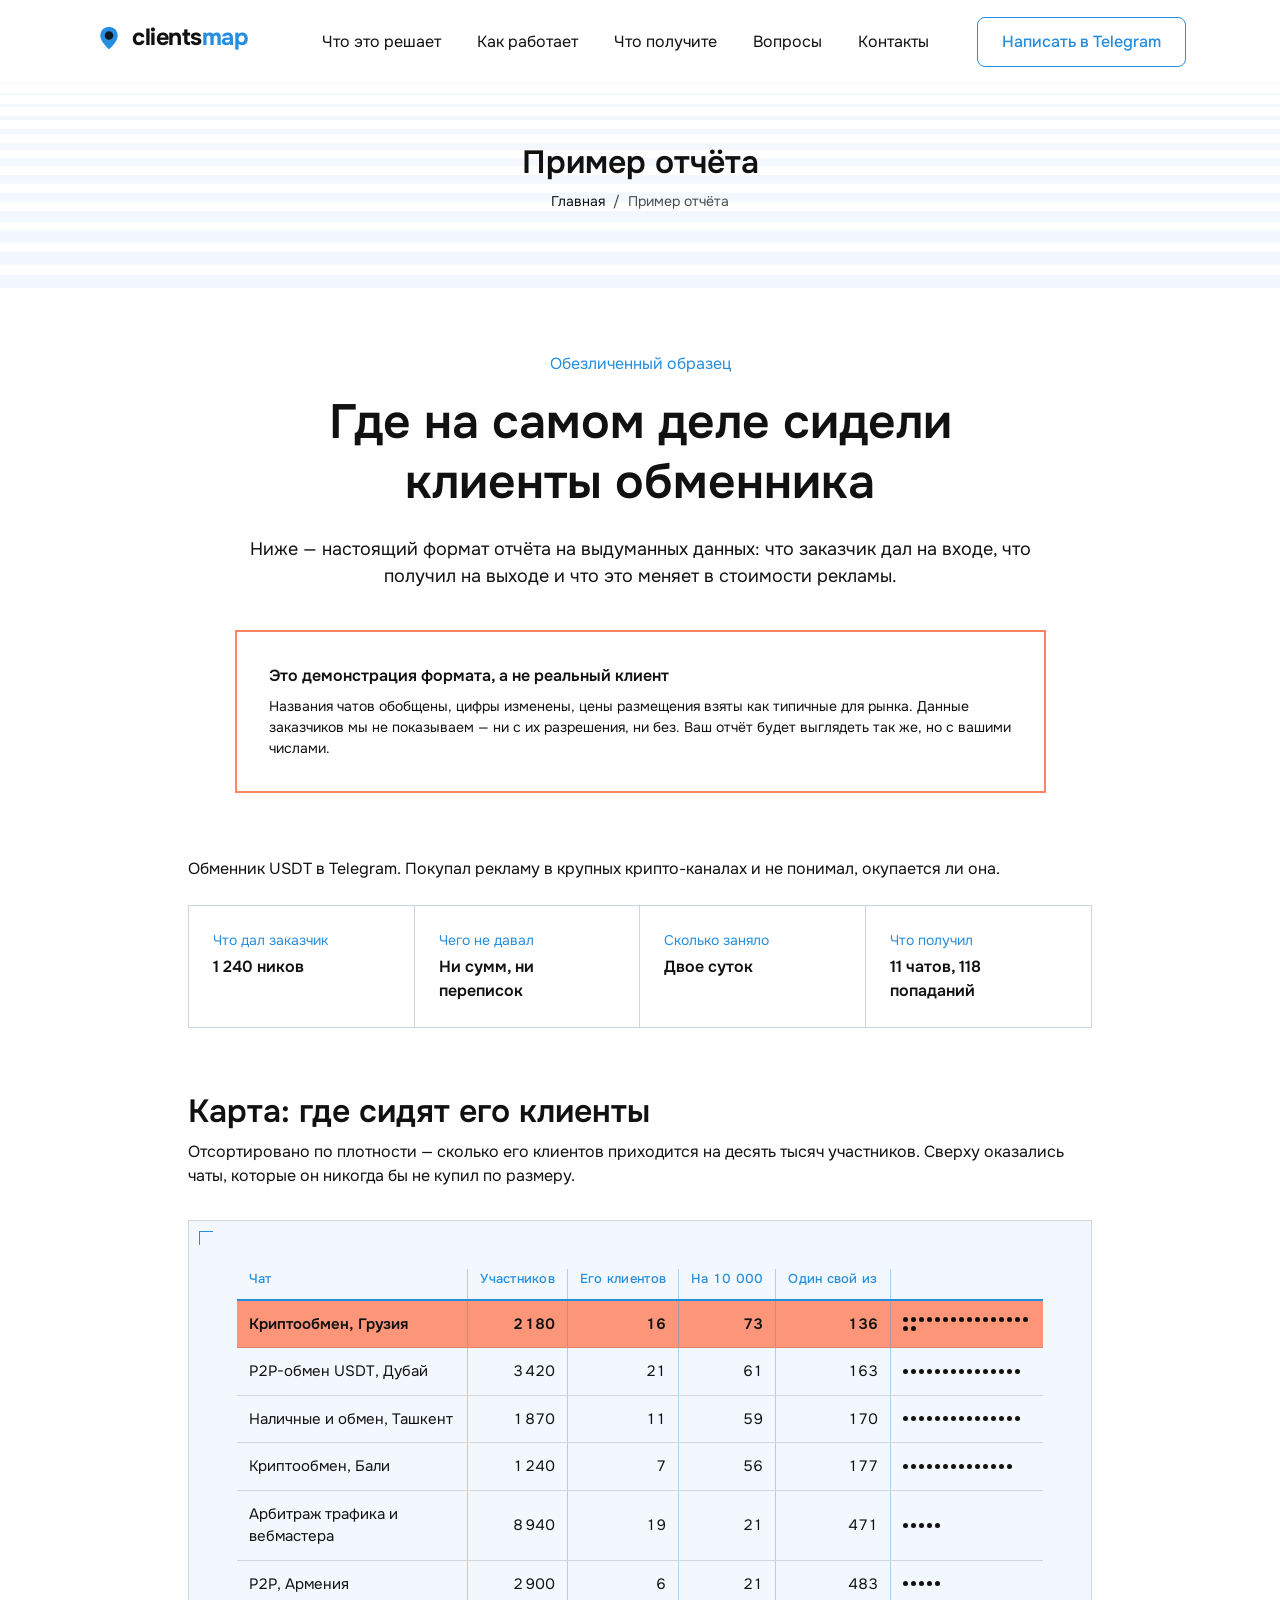
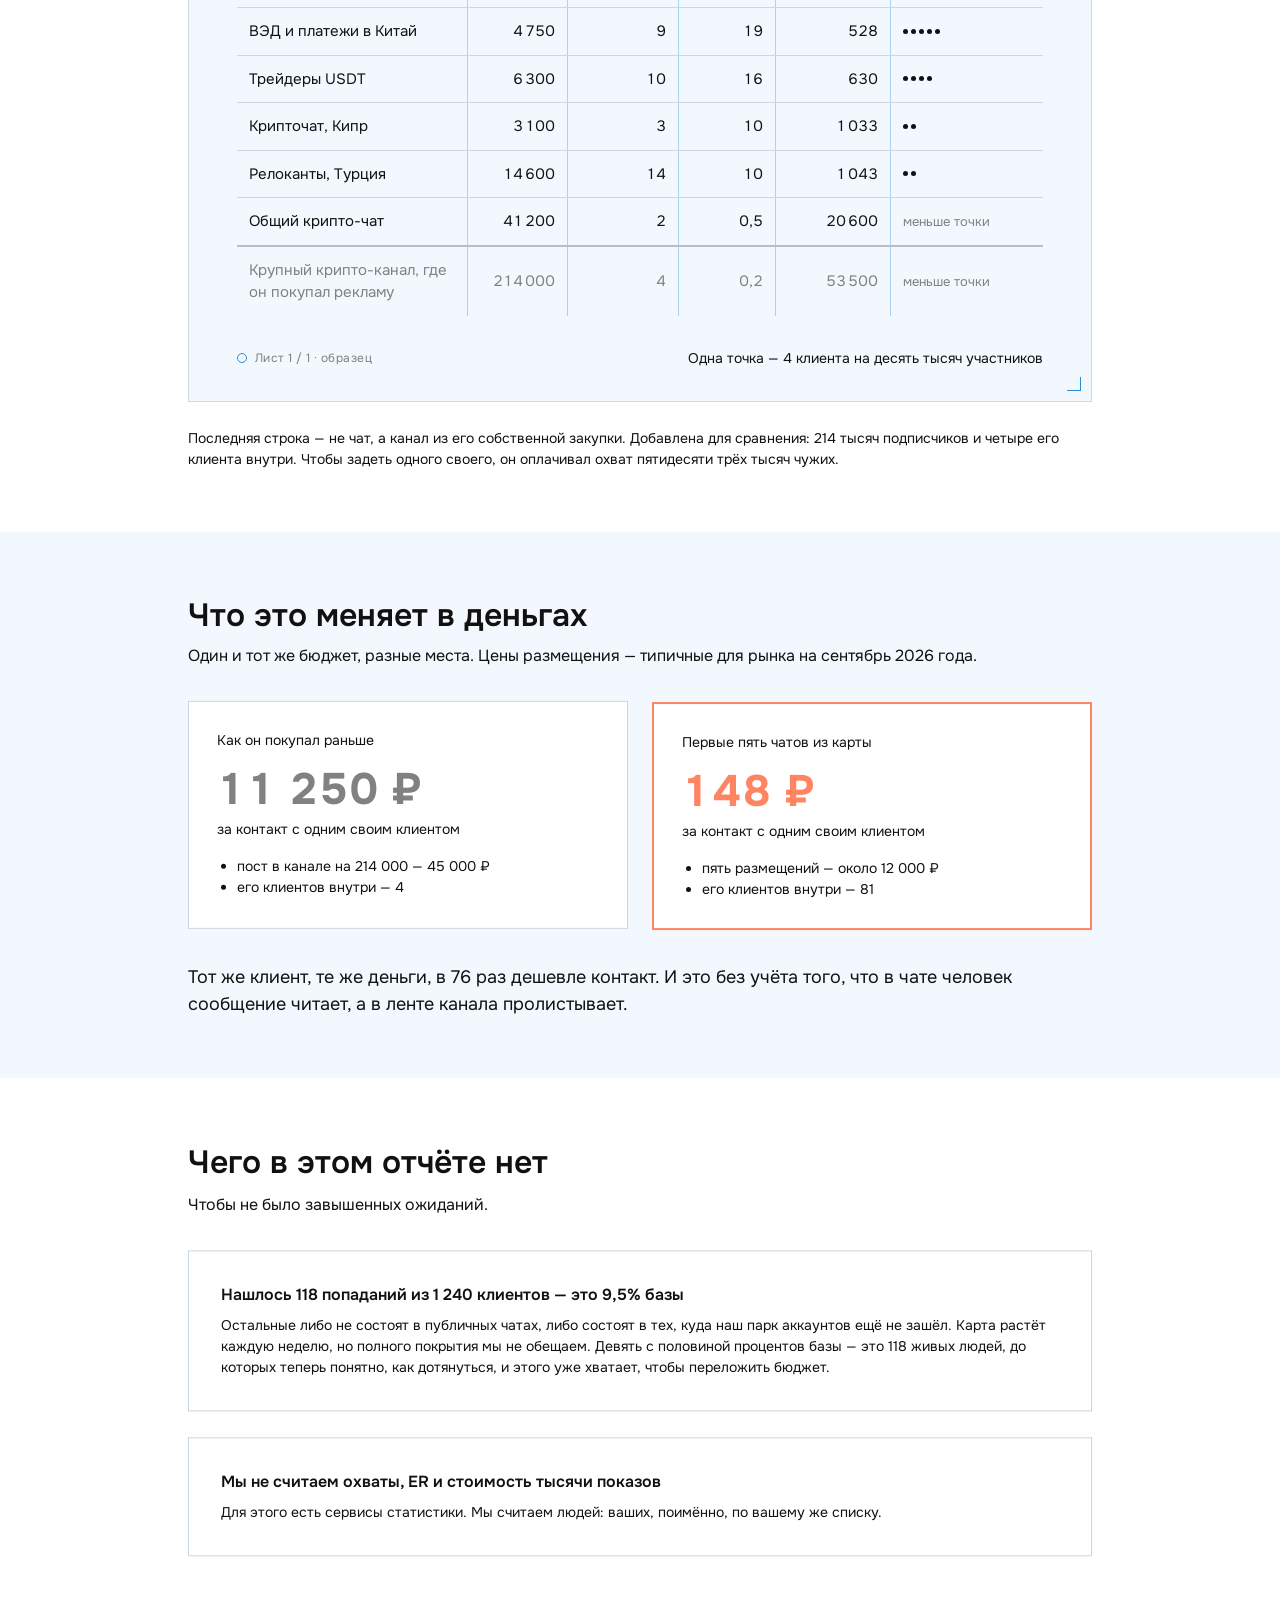
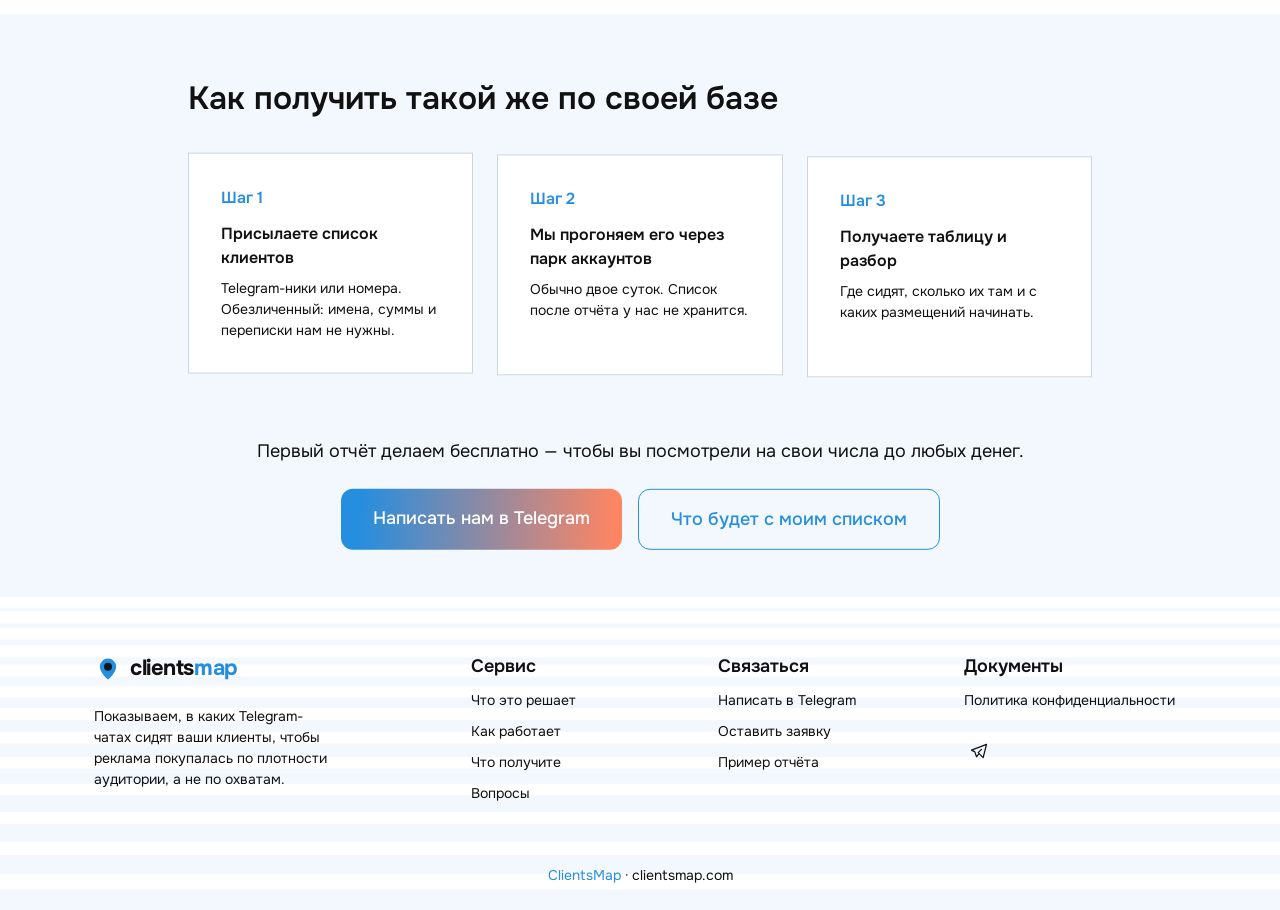
<file: example/index.html>
<!DOCTYPE html><html lang="ru"><head><meta charSet="utf-8"/><meta name="viewport" content="width=device-width, initial-scale=1"/><meta name="viewport" content="width=device-width, initial-scale=1"/><link rel="preload" as="image" href="https://mc.yandex.ru/watch/112451333"/><link rel="stylesheet" href="/_next/static/css/e008b80ce0168f8d.css" data-precedence="next"/><link rel="stylesheet" href="/_next/static/css/6f3a46c19b43c179.css" data-precedence="next"/><link rel="preload" as="script" fetchPriority="low" href="/_next/static/chunks/webpack-4f7ef856f560f476.js"/><script src="/_next/static/chunks/fd9d1056-ad15f396ddf9b7e5.js" async=""></script><script src="/_next/static/chunks/117-1dcb5a3dc6cd755b.js" async=""></script><script src="/_next/static/chunks/main-app-92eacf9b0690cb42.js" async=""></script><script src="/_next/static/chunks/972-63c026cf2b9a37d3.js" async=""></script><script src="/_next/static/chunks/521-2ea0a8ee2efe18aa.js" async=""></script><script src="/_next/static/chunks/app/(layout)/example/page-4372c9d4f7daeb74.js" async=""></script><script src="/_next/static/chunks/app/(layout)/layout-ca79ab4def5f7171.js" async=""></script><script src="/_next/static/chunks/app/(nopadding)/layout-d5da99ed10c4c60c.js" async=""></script><script src="/_next/static/chunks/app/layout-a619b2968a91c517.js" async=""></script><script src="/_next/static/chunks/869-f943991c1857dffb.js" async=""></script><script src="/_next/static/chunks/app/(nopadding)/page-2814d052fc44508c.js" async=""></script><link rel="preload" href="https://www.googletagmanager.com/gtag/js?id=G-K88P6CGLE0" as="script"/><link rel="preconnect" href="https://mc.yandex.ru"/><link rel="preconnect" href="https://www.googletagmanager.com"/><title>Пример отчёта | ClientsMap</title><meta name="description" content="Как выглядит карта концентрации клиентов: обезличенный пример отчёта для криптообменника. База 1240 клиентов, 11 чатов, расчёт цены контакта."/><meta name="keywords" content="реклама в телеграм,где сидит аудитория,концентрация клиентов,telegram чаты аудитория,закупка рекламы телеграм,cpm телеграм"/><link rel="canonical" href="https://clientsmap.com/example/"/><meta name="yandex-verification" content="e656f3db8198a0fa"/><meta property="og:title" content="Пример отчёта — ClientsMap"/><meta property="og:description" content="Обезличенный пример: где на самом деле сидят клиенты криптообменника и во сколько обходится контакт с ними."/><meta property="og:url" content="https://clientsmap.com/example/"/><meta property="og:type" content="article"/><meta name="twitter:card" content="summary_large_image"/><meta name="twitter:title" content="Пример отчёта — ClientsMap"/><meta name="twitter:description" content="Обезличенный пример: где на самом деле сидят клиенты криптообменника и во сколько обходится контакт с ними."/><meta name="twitter:image" content="https://clientsmap.com/og.png"/><link rel="icon" href="/favicon.ico" type="image/x-icon" sizes="16x16"/><link rel="icon" href="/favicon.ico" sizes="any"/><link rel="icon" href="/favicon.svg" type="image/svg+xml"/><link rel="apple-touch-icon" href="/apple-touch-icon.png"/><script type="application/ld+json">{"@context":"https://schema.org","@type":"Organization","name":"ClientsMap","url":"https://clientsmap.com","description":"Карта концентрации клиентов в Telegram-чатах для точной закупки рекламы."}</script><script src="/_next/static/chunks/polyfills-42372ed130431b0a.js" noModule=""></script></head><body><div class="wrapper d-flex flex-column justify-between"><nav class="navbar navbar-expand-lg fixed-top"><div class="container"><a class="navbar-brand" aria-label="ClientsMap" href="/"><span class="d-inline-flex align-center gap-2 logo-mark"><svg xmlns="http://www.w3.org/2000/svg" viewBox="0 0 24 24" width="30" height="30" fill="none" aria-hidden="true"><path d="M12 21s7-5.686 7-11a7 7 0 1 0-14 0c0 5.314 7 11 7 11Z" fill="var(--gen-primary, #268edf)"></path><circle cx="12" cy="10" r="3.4" fill="#0f1720"></circle></svg><span class="logo-text" style="font-size:23.400000000000002px">clients<span>map</span></span></span></a><button class="navbar-toggler" type="button"><div class="navbar-toggler-icon"><span></span><span></span><span></span></div></button><div class="collapse navbar-collapse"><div class="navbar-content-inner ms-lg-auto d-flex flex-column flex-lg-row align-lg-center gap-4 gap-lg-10 p-2 p-lg-0"><ul class="navbar-nav gap-lg-2 gap-xl-5"><li class="nav-item"><a class="nav-link" href="/#problems">Что это решает</a></li><li class="nav-item"><a class="nav-link" href="/#how">Как работает</a></li><li class="nav-item"><a class="nav-link" href="/#result">Что получите</a></li><li class="nav-item"><a class="nav-link" href="/#faq">Вопросы</a></li><li class="nav-item"><a class="nav-link" href="/contact/">Контакты</a></li></ul><div class=""><a class="btn btn-outline-primary" href="https://t.me/clientsmap">Написать в Telegram</a></div></div></div></div></nav><main class="flex-grow-1"><section class="py-10 py-lg-15 bg-striped" style="opacity:0;transition-property:transform opacity;transform:translateY(20px)"><div class="container"><div class="text-center"><h3 class=" mb-2">Пример отчёта</h3><nav aria-label="breadcrumb"><ol class="breadcrumb justify-center fs-sm"><li class="breadcrumb-item " aria-current="false"><a href="/">Главная</a></li><li class="breadcrumb-item active" aria-current="page">Пример отчёта</li></ol></nav></div></div></section><section class="py-12 py-lg-16"><div class="container"><div class="row justify-center"><div class="col-lg-9"><div class="text-center"><p class="text-primary" style="opacity:0;transition-property:transform opacity;transform:translateY(20px)">Обезличенный образец</p><h1 class="mb-6" style="opacity:0;transition-property:transform opacity;transform:translateY(20px)">Где на самом деле сидели клиенты обменника</h1><p class="fs-lg mb-0" style="opacity:0;transition-property:transform opacity;transform:translateY(20px)">Ниже — настоящий формат отчёта на выдуманных данных: что заказчик дал на входе, что получил на выходе и что это меняет в стоимости рекламы.</p></div></div></div><div class="row justify-center mt-10" style="opacity:0;transition-property:transform opacity;transform:translateY(20px)"><div class="col-lg-9"><div class="bg-white border border-yellow border-2 p-6 p-lg-8"><p class="fw-semibold mb-2">Это демонстрация формата, а не реальный клиент</p><p class="fs-sm mb-0">Названия чатов обобщены, цифры изменены, цены размещения взяты как типичные для рынка. Данные заказчиков мы не показываем — ни с их разрешения, ни без. Ваш отчёт будет выглядеть так же, но с вашими числами.</p></div></div></div></div></section><section class="pb-12 pb-lg-16"><div class="container"><div class="row justify-center" style="opacity:0;transition-property:transform opacity;transform:translateY(20px)"><div class="col-lg-10"><p class="mb-6">Обменник USDT в Telegram. Покупал рекламу в крупных крипто-каналах и не понимал, окупается ли она.</p><div class="row row-cols-2 row-cols-lg-4 g-0 border border-bottom-0 border-end-0"><div class="col"><div class="h-full bg-white border-bottom border-end p-6"><p class="fs-sm text-primary mb-1">Что дал заказчик</p><p class="fw-semibold mb-0">1 240 ников</p></div></div><div class="col"><div class="h-full bg-white border-bottom border-end p-6"><p class="fs-sm text-primary mb-1">Чего не давал</p><p class="fw-semibold mb-0">Ни сумм, ни переписок</p></div></div><div class="col"><div class="h-full bg-white border-bottom border-end p-6"><p class="fs-sm text-primary mb-1">Сколько заняло</p><p class="fw-semibold mb-0">Двое суток</p></div></div><div class="col"><div class="h-full bg-white border-bottom border-end p-6"><p class="fs-sm text-primary mb-1">Что получил</p><p class="fw-semibold mb-0">11 чатов, 118 попаданий</p></div></div></div></div></div></div></section><section class="pb-12 pb-lg-16"><div class="container"><div class="row justify-center"><div class="col-lg-10"><h3 class="mb-2" style="opacity:0;transition-property:transform opacity;transform:translateY(20px)">Карта: где сидят его клиенты</h3><p style="opacity:0;transition-property:transform opacity;transform:translateY(20px)">Отсортировано по плотности — сколько его клиентов приходится на десять тысяч участников. Сверху оказались чаты, которые он никогда бы не купил по размеру.</p><div class="sheet mt-8" style="opacity:0;transition-property:transform opacity;transform:translateY(20px)"><div class="overflow-x-auto"><table class="report-table"><thead><tr><th>Чат</th><th class="num"><span class="d-none d-sm-inline">Участников</span><span class="d-sm-none">Всего</span></th><th class="num"><span class="d-none d-sm-inline">Его клиентов</span><span class="d-sm-none">Его</span></th><th class="num"><span class="d-none d-sm-inline">На 10 000</span><span class="d-sm-none">/10к</span></th><th class="num d-none d-sm-table-cell">Один свой из</th><th class="d-none d-sm-table-cell"></th></tr></thead><tbody><tr class="marked"><td>Криптообмен, Грузия</td><td class="num">2 180</td><td class="num">16</td><td class="num">73</td><td class="num d-none d-sm-table-cell">136</td><td class="d-none d-sm-table-cell"><span class="dot-band" aria-label="18 точек"><i></i><i></i><i></i><i></i><i></i><i></i><i></i><i></i><i></i><i></i><i></i><i></i><i></i><i></i><i></i><i></i><i></i><i></i></span></td></tr><tr class=""><td>P2P-обмен USDT, Дубай</td><td class="num">3 420</td><td class="num">21</td><td class="num">61</td><td class="num d-none d-sm-table-cell">163</td><td class="d-none d-sm-table-cell"><span class="dot-band" aria-label="15 точек"><i></i><i></i><i></i><i></i><i></i><i></i><i></i><i></i><i></i><i></i><i></i><i></i><i></i><i></i><i></i></span></td></tr><tr class=""><td>Наличные и обмен, Ташкент</td><td class="num">1 870</td><td class="num">11</td><td class="num">59</td><td class="num d-none d-sm-table-cell">170</td><td class="d-none d-sm-table-cell"><span class="dot-band" aria-label="15 точек"><i></i><i></i><i></i><i></i><i></i><i></i><i></i><i></i><i></i><i></i><i></i><i></i><i></i><i></i><i></i></span></td></tr><tr class=""><td>Криптообмен, Бали</td><td class="num">1 240</td><td class="num">7</td><td class="num">56</td><td class="num d-none d-sm-table-cell">177</td><td class="d-none d-sm-table-cell"><span class="dot-band" aria-label="14 точек"><i></i><i></i><i></i><i></i><i></i><i></i><i></i><i></i><i></i><i></i><i></i><i></i><i></i><i></i></span></td></tr><tr class=""><td>Арбитраж трафика и вебмастера</td><td class="num">8 940</td><td class="num">19</td><td class="num">21</td><td class="num d-none d-sm-table-cell">471</td><td class="d-none d-sm-table-cell"><span class="dot-band" aria-label="5 точек"><i></i><i></i><i></i><i></i><i></i></span></td></tr><tr class=""><td>P2P, Армения</td><td class="num">2 900</td><td class="num">6</td><td class="num">21</td><td class="num d-none d-sm-table-cell">483</td><td class="d-none d-sm-table-cell"><span class="dot-band" aria-label="5 точек"><i></i><i></i><i></i><i></i><i></i></span></td></tr><tr class=""><td>ВЭД и платежи в Китай</td><td class="num">4 750</td><td class="num">9</td><td class="num">19</td><td class="num d-none d-sm-table-cell">528</td><td class="d-none d-sm-table-cell"><span class="dot-band" aria-label="5 точек"><i></i><i></i><i></i><i></i><i></i></span></td></tr><tr class=""><td>Трейдеры USDT</td><td class="num">6 300</td><td class="num">10</td><td class="num">16</td><td class="num d-none d-sm-table-cell">630</td><td class="d-none d-sm-table-cell"><span class="dot-band" aria-label="4 точек"><i></i><i></i><i></i><i></i></span></td></tr><tr class=""><td>Крипточат, Кипр</td><td class="num">3 100</td><td class="num">3</td><td class="num">10</td><td class="num d-none d-sm-table-cell">1 033</td><td class="d-none d-sm-table-cell"><span class="dot-band" aria-label="2 точек"><i></i><i></i></span></td></tr><tr class=""><td>Релоканты, Турция</td><td class="num">14 600</td><td class="num">14</td><td class="num">10</td><td class="num d-none d-sm-table-cell">1 043</td><td class="d-none d-sm-table-cell"><span class="dot-band" aria-label="2 точек"><i></i><i></i></span></td></tr><tr class=""><td>Общий крипто-чат</td><td class="num">41 200</td><td class="num">2</td><td class="num">0,5</td><td class="num d-none d-sm-table-cell">20 600</td><td class="d-none d-sm-table-cell"><span class="dot-band-empty">меньше точки</span></td></tr><tr class="reference"><td>Крупный крипто-канал, где он покупал рекламу</td><td class="num">214 000</td><td class="num">4</td><td class="num">0,2</td><td class="num d-none d-sm-table-cell">53 500</td><td class="d-none d-sm-table-cell"><span class="dot-band-empty">меньше точки</span></td></tr></tbody></table></div><div class="d-flex flex-wrap justify-between gap-4 mt-8"><p class="sheet-mark mb-0">Лист 1 / 1 · образец</p><p class="fs-sm mb-0">Одна точка — <!-- -->4<!-- --> клиента на десять тысяч участников</p></div></div><p class="fs-sm mt-6 mb-0" style="opacity:0;transition-property:transform opacity;transform:translateY(20px)">Последняя строка — не чат, а канал из его собственной закупки. Добавлена для сравнения: 214 тысяч подписчиков и четыре его клиента внутри. Чтобы задеть одного своего, он оплачивал охват пятидесяти трёх тысяч чужих.</p></div></div></div></section><section class="py-12 py-lg-16 bg-light-blue"><div class="container"><div class="row justify-center"><div class="col-lg-10"><h3 class="mb-2" style="opacity:0;transition-property:transform opacity;transform:translateY(20px)">Что это меняет в деньгах</h3><p class="mb-8" style="opacity:0;transition-property:transform opacity;transform:translateY(20px)">Один и тот же бюджет, разные места. Цены размещения — типичные для рынка на сентябрь 2026 года.</p><div class="row row-cols-1 row-cols-lg-2 g-6"><div class="col" style="opacity:0;transition-property:transform opacity;transform:translateY(20px)"><div class="money-card lose"><p class="fs-sm mb-4">Как он покупал раньше</p><p class="big mb-2">11 250 ₽</p><p class="fs-sm mb-4">за контакт с одним своим клиентом</p><ul class="fs-sm mb-0 ps-5"><li>пост в канале на 214 000 — 45 000 ₽</li><li>его клиентов внутри — 4</li></ul></div></div><div class="col" style="opacity:0;transition-property:transform opacity;transform:translateY(20px)"><div class="money-card win"><p class="fs-sm mb-4">Первые пять чатов из карты</p><p class="big mb-2">148 ₽</p><p class="fs-sm mb-4">за контакт с одним своим клиентом</p><ul class="fs-sm mb-0 ps-5"><li>пять размещений — около 12 000 ₽</li><li>его клиентов внутри — 81</li></ul></div></div></div><p class="fs-lg mt-8 mb-0" style="opacity:0;transition-property:transform opacity;transform:translateY(20px)">Тот же клиент, те же деньги, в 76 раз дешевле контакт. И это без учёта того, что в чате человек сообщение читает, а в ленте канала пролистывает.</p></div></div></div></section><section class="py-12 py-lg-16"><div class="container"><div class="row justify-center"><div class="col-lg-10"><h3 class="mb-2" style="opacity:0;transition-property:transform opacity;transform:translateY(20px)">Чего в этом отчёте нет</h3><p class="mb-8" style="opacity:0;transition-property:transform opacity;transform:translateY(20px)">Чтобы не было завышенных ожиданий.</p><div class="bg-white border p-6 p-lg-8 mb-6" style="opacity:0;transition-property:transform opacity;transform:translateY(20px)"><p class="fw-semibold mb-2">Нашлось 118 попаданий из 1 240 клиентов — это 9,5% базы</p><p class="fs-sm mb-0">Остальные либо не состоят в публичных чатах, либо состоят в тех, куда наш парк аккаунтов ещё не зашёл. Карта растёт каждую неделю, но полного покрытия мы не обещаем. Девять с половиной процентов базы — это 118 живых людей, до которых теперь понятно, как дотянуться, и этого уже хватает, чтобы переложить бюджет.</p></div><div class="bg-white border p-6 p-lg-8" style="opacity:0;transition-property:transform opacity;transform:translateY(20px)"><p class="fw-semibold mb-2">Мы не считаем охваты, ER и стоимость тысячи показов</p><p class="fs-sm mb-0">Для этого есть сервисы статистики. Мы считаем людей: ваших, поимённо, по вашему же списку.</p></div></div></div></div></section><section class="py-12 py-lg-16 bg-light-blue"><div class="container"><div class="row justify-center"><div class="col-lg-10"><h3 class="mb-8" style="opacity:0;transition-property:transform opacity;transform:translateY(20px)">Как получить такой же по своей базе</h3><div class="row row-cols-1 row-cols-lg-3 g-6"><div class="col" style="opacity:0;transition-property:transform opacity;transform:translateY(20px)"><div class="h-full bg-white border p-6 p-lg-8"><p class="text-primary fw-semibold mb-3">Шаг <!-- -->1</p><p class="fw-semibold mb-2">Присылаете список клиентов</p><p class="fs-sm mb-0">Telegram-ники или номера. Обезличенный: имена, суммы и переписки нам не нужны.</p></div></div><div class="col" style="opacity:0;transition-property:transform opacity;transform:translateY(20px)"><div class="h-full bg-white border p-6 p-lg-8"><p class="text-primary fw-semibold mb-3">Шаг <!-- -->2</p><p class="fw-semibold mb-2">Мы прогоняем его через парк аккаунтов</p><p class="fs-sm mb-0">Обычно двое суток. Список после отчёта у нас не хранится.</p></div></div><div class="col" style="opacity:0;transition-property:transform opacity;transform:translateY(20px)"><div class="h-full bg-white border p-6 p-lg-8"><p class="text-primary fw-semibold mb-3">Шаг <!-- -->3</p><p class="fw-semibold mb-2">Получаете таблицу и разбор</p><p class="fs-sm mb-0">Где сидят, сколько их там и с каких размещений начинать.</p></div></div></div><div class="text-center mt-12" style="opacity:0;transition-property:transform opacity;transform:translateY(20px)"><p class="fs-lg mb-6">Первый отчёт делаем бесплатно — чтобы вы посмотрели на свои числа до любых денег.</p><div class="d-flex flex-wrap gap-4 justify-center"><a class="btn btn-lg btn-gradient-1" href="https://t.me/clientsmap">Написать нам в Telegram</a><a class="btn btn-lg btn-outline-primary" href="/privacy/">Что будет с моим списком</a></div></div></div></div></div></section></main><footer class="footer bg-striped pt-10 pt-lg-15"><div class="container"><div class="row g-10"><div class="col-lg-9 col-xl-8 order-lg-2"><div class="row g-6"><div class="col-md-4 col-lg-4"><div class="footer-widget text-center text-md-start"><h6 class=" mb-2">Сервис</h6><ul class="link-list list-unstyled mb-0"><li><a href="/#problems">Что это решает</a></li><li><a href="/#how">Как работает</a></li><li><a href="/#result">Что получите</a></li><li><a href="/#faq">Вопросы</a></li></ul></div></div><div class="col-md-4 col-lg-4"><div class="footer-widget text-center text-md-start"><h6 class=" mb-2">Связаться</h6><ul class="link-list list-unstyled mb-0"><li><a href="https://t.me/clientsmap">Написать в Telegram</a></li><li><a href="/contact/">Оставить заявку</a></li><li><a href="/example/">Пример отчёта</a></li></ul></div></div><div class="col-md-4 col-lg-4"><div class="footer-widget text-center text-md-start"><h6 class=" mb-2">Документы</h6><ul class="link-list list-unstyled mb-0"><li><a href="/privacy/">Политика конфиденциальности</a></li></ul><ul class="list-unstyled d-flex flex-wrap align-center justify-center justify-md-start gap-3 social-list mb-0 mt-5"><li><a href="https://t.me/clientsmap" aria-label="Telegram"><svg xmlns="http://www.w3.org/2000/svg" fill="none" stroke="currentColor" stroke-linecap="round" stroke-linejoin="round" stroke-width="1.5" viewBox="0 0 24 24"><path stroke="none" d="M0 0h24v24H0z"></path><path d="M15 10l-4 4l6 6l4 -16l-18 7l4 2l2 6l3 -4"></path></svg></a></li></ul></div></div></div></div><div class="col-lg-3 order-lg-1 me-auto"><div class="footer-widget text-center text-lg-start"><a aria-label="ClientsMap" href="/"><span class="d-inline-flex align-center gap-2 logo-mark"><svg xmlns="http://www.w3.org/2000/svg" viewBox="0 0 24 24" width="28" height="28" fill="none" aria-hidden="true"><path d="M12 21s7-5.686 7-11a7 7 0 1 0-14 0c0 5.314 7 11 7 11Z" fill="var(--gen-primary, #268edf)"></path><circle cx="12" cy="10" r="3.4" fill="#0f1720"></circle></svg><span class="logo-text" style="font-size:21.84px">clients<span>map</span></span></span></a><p class="fs-sm mb-0 mt-4">Показываем, в каких Telegram-чатах сидят ваши клиенты, чтобы реклама покупалась по плотности аудитории, а не по охватам.</p></div></div></div><div class="text-center py-6 mt-8"><p class="fs-sm mb-0"><span class="text-primary">ClientsMap</span> · clientsmap.com</p></div></div></footer></div><div class="Toastify"></div><noscript><div><img src="https://mc.yandex.ru/watch/112451333" style="position:absolute;left:-9999px" alt=""/></div></noscript><script src="/_next/static/chunks/webpack-4f7ef856f560f476.js" async=""></script><script>(self.__next_f=self.__next_f||[]).push([0]);self.__next_f.push([2,null])</script><script>self.__next_f.push([1,"1:HL[\"/_next/static/css/e008b80ce0168f8d.css\",\"style\"]\n2:HL[\"/_next/static/css/6f3a46c19b43c179.css\",\"style\"]\n"])</script><script>self.__next_f.push([1,"3:I[2846,[],\"\"]\n5:I[3685,[\"972\",\"static/chunks/972-63c026cf2b9a37d3.js\",\"521\",\"static/chunks/521-2ea0a8ee2efe18aa.js\",\"464\",\"static/chunks/app/(layout)/example/page-4372c9d4f7daeb74.js\"],\"default\"]\n6:I[2972,[\"972\",\"static/chunks/972-63c026cf2b9a37d3.js\",\"521\",\"static/chunks/521-2ea0a8ee2efe18aa.js\",\"464\",\"static/chunks/app/(layout)/example/page-4372c9d4f7daeb74.js\"],\"\"]\n7:I[4707,[],\"\"]\n8:I[6423,[],\"\"]\n9:I[1074,[\"972\",\"static/chunks/972-63c026cf2b9a37d3.js\",\"540\",\"static/chunks/app/(layout)/layout-ca79ab4def5f7171.js\"],\"default\"]\na:I[2885,[\"972\",\"static/chunks/972-63c026cf2b9a37d3.js\",\"499\",\"static/chunks/app/(nopadding)/layout-d5da99ed10c4c60c.js\"],\"default\"]\nb:I[4309,[\"972\",\"static/chunks/972-63c026cf2b9a37d3.js\",\"185\",\"static/chunks/app/layout-a619b2968a91c517.js\"],\"default\"]\nc:I[5878,[\"972\",\"static/chunks/972-63c026cf2b9a37d3.js\",\"521\",\"static/chunks/521-2ea0a8ee2efe18aa.js\",\"869\",\"static/chunks/869-f943991c1857dffb.js\",\"198\",\"static/chunks/app/(nopadding)/page-2814d052fc44508c.js\"],\"Image\"]\nd:I[8534,[\"972\",\"static/chunks/972-63c026cf2b9a37d3.js\",\"185\",\"static/chunks/app/layout-a619b2968a91c517.js\"],\"default\"]\ne:I[8034,[\"972\",\"static/chunks/972-63c026cf2b9a37d3.js\",\"185\",\"static/chunks/app/layout-a619b2968a91c517.js\"],\"default\"]\nf:I[8003,[\"972\",\"static/chunks/972-63c026cf2b9a37d3.js\",\"185\",\"static/chunks/app/layout-a619b2968a91c517.js\"],\"\"]\n11:I[1060,[],\"\"]\n12:[]\n"])</script><script>self.__next_f.push([1,"0:[\"$\",\"$L3\",null,{\"buildId\":\"FjWR1wIYjbtCOe9v5Se_0\",\"assetPrefix\":\"\",\"urlParts\":[\"\",\"example\",\"\"],\"initialTree\":[\"\",{\"children\":[\"(layout)\",{\"children\":[\"example\",{\"children\":[\"__PAGE__\",{}]}]}]},\"$undefined\",\"$undefined\",true],\"initialSeedData\":[\"\",{\"children\":[\"(layout)\",{\"children\":[\"example\",{\"children\":[\"__PAGE__\",{},[[\"$L4\",[\"$\",\"main\",null,{\"className\":\"flex-grow-1\",\"children\":[[\"$\",\"$L5\",null,{\"el\":\"section\",\"className\":\"py-10 py-lg-15 bg-striped\",\"delay\":0.05,\"children\":[\"$\",\"div\",null,{\"className\":\"container\",\"children\":[\"$\",\"div\",null,{\"className\":\"text-center\",\"children\":[[\"$\",\"h3\",null,{\"className\":\" mb-2\",\"children\":\"Пример отчёта\"}],[\"$\",\"nav\",null,{\"aria-label\":\"breadcrumb\",\"children\":[\"$\",\"ol\",null,{\"className\":\"breadcrumb justify-center fs-sm\",\"children\":[[\"$\",\"li\",\"Главная\",{\"className\":\"breadcrumb-item \",\"aria-current\":false,\"children\":[\"$\",\"$L6\",null,{\"href\":\"/\",\"children\":\"Главная\"}]}],[\"$\",\"li\",\"Пример отчёта\",{\"className\":\"breadcrumb-item active\",\"aria-current\":\"page\",\"children\":\"Пример отчёта\"}]]}]}]]}]}]}],[\"$\",\"section\",null,{\"className\":\"py-12 py-lg-16\",\"children\":[\"$\",\"div\",null,{\"className\":\"container\",\"children\":[[\"$\",\"div\",null,{\"className\":\"row justify-center\",\"children\":[\"$\",\"div\",null,{\"className\":\"col-lg-9\",\"children\":[\"$\",\"div\",null,{\"className\":\"text-center\",\"children\":[[\"$\",\"$L5\",null,{\"el\":\"p\",\"className\":\"text-primary\",\"delay\":0.05,\"children\":\"Обезличенный образец\"}],[\"$\",\"$L5\",null,{\"el\":\"h1\",\"className\":\"mb-6\",\"delay\":0.1,\"children\":\"Где на самом деле сидели клиенты обменника\"}],[\"$\",\"$L5\",null,{\"el\":\"p\",\"className\":\"fs-lg mb-0\",\"delay\":0.15,\"children\":\"Ниже — настоящий формат отчёта на выдуманных данных: что заказчик дал на входе, что получил на выходе и что это меняет в стоимости рекламы.\"}]]}]}]}],[\"$\",\"$L5\",null,{\"className\":\"row justify-center mt-10\",\"delay\":0.2,\"children\":[\"$\",\"div\",null,{\"className\":\"col-lg-9\",\"children\":[\"$\",\"div\",null,{\"className\":\"bg-white border border-yellow border-2 p-6 p-lg-8\",\"children\":[[\"$\",\"p\",null,{\"className\":\"fw-semibold mb-2\",\"children\":\"Это демонстрация формата, а не реальный клиент\"}],[\"$\",\"p\",null,{\"className\":\"fs-sm mb-0\",\"children\":\"Названия чатов обобщены, цифры изменены, цены размещения взяты как типичные для рынка. Данные заказчиков мы не показываем — ни с их разрешения, ни без. Ваш отчёт будет выглядеть так же, но с вашими числами.\"}]]}]}]}]]}]}],[\"$\",\"section\",null,{\"className\":\"pb-12 pb-lg-16\",\"children\":[\"$\",\"div\",null,{\"className\":\"container\",\"children\":[\"$\",\"$L5\",null,{\"className\":\"row justify-center\",\"delay\":0.05,\"children\":[\"$\",\"div\",null,{\"className\":\"col-lg-10\",\"children\":[[\"$\",\"p\",null,{\"className\":\"mb-6\",\"children\":\"Обменник USDT в Telegram. Покупал рекламу в крупных крипто-каналах и не понимал, окупается ли она.\"}],[\"$\",\"div\",null,{\"className\":\"row row-cols-2 row-cols-lg-4 g-0 border border-bottom-0 border-end-0\",\"children\":[[\"$\",\"div\",\"Что дал заказчик\",{\"className\":\"col\",\"children\":[\"$\",\"div\",null,{\"className\":\"h-full bg-white border-bottom border-end p-6\",\"children\":[[\"$\",\"p\",null,{\"className\":\"fs-sm text-primary mb-1\",\"children\":\"Что дал заказчик\"}],[\"$\",\"p\",null,{\"className\":\"fw-semibold mb-0\",\"children\":\"1 240 ников\"}]]}]}],[\"$\",\"div\",\"Чего не давал\",{\"className\":\"col\",\"children\":[\"$\",\"div\",null,{\"className\":\"h-full bg-white border-bottom border-end p-6\",\"children\":[[\"$\",\"p\",null,{\"className\":\"fs-sm text-primary mb-1\",\"children\":\"Чего не давал\"}],[\"$\",\"p\",null,{\"className\":\"fw-semibold mb-0\",\"children\":\"Ни сумм, ни переписок\"}]]}]}],[\"$\",\"div\",\"Сколько заняло\",{\"className\":\"col\",\"children\":[\"$\",\"div\",null,{\"className\":\"h-full bg-white border-bottom border-end p-6\",\"children\":[[\"$\",\"p\",null,{\"className\":\"fs-sm text-primary mb-1\",\"children\":\"Сколько заняло\"}],[\"$\",\"p\",null,{\"className\":\"fw-semibold mb-0\",\"children\":\"Двое суток\"}]]}]}],[\"$\",\"div\",\"Что получил\",{\"className\":\"col\",\"children\":[\"$\",\"div\",null,{\"className\":\"h-full bg-white border-bottom border-end p-6\",\"children\":[[\"$\",\"p\",null,{\"className\":\"fs-sm text-primary mb-1\",\"children\":\"Что получил\"}],[\"$\",\"p\",null,{\"className\":\"fw-semibold mb-0\",\"children\":\"11 чатов, 118 попаданий\"}]]}]}]]}]]}]}]}]}],[\"$\",\"section\",null,{\"className\":\"pb-12 pb-lg-16\",\"children\":[\"$\",\"div\",null,{\"className\":\"container\",\"children\":[\"$\",\"div\",null,{\"className\":\"row justify-center\",\"children\":[\"$\",\"div\",null,{\"className\":\"col-lg-10\",\"children\":[[\"$\",\"$L5\",null,{\"el\":\"h3\",\"className\":\"mb-2\",\"delay\":0.05,\"children\":\"Карта: где сидят его клиенты\"}],[\"$\",\"$L5\",null,{\"el\":\"p\",\"delay\":0.1,\"children\":\"Отсортировано по плотности — сколько его клиентов приходится на десять тысяч участников. Сверху оказались чаты, которые он никогда бы не купил по размеру.\"}],[\"$\",\"$L5\",null,{\"className\":\"sheet mt-8\",\"delay\":0.15,\"children\":[[\"$\",\"div\",null,{\"className\":\"overflow-x-auto\",\"children\":[\"$\",\"table\",null,{\"className\":\"report-table\",\"children\":[[\"$\",\"thead\",null,{\"children\":[\"$\",\"tr\",null,{\"children\":[[\"$\",\"th\",null,{\"children\":\"Чат\"}],[\"$\",\"th\",null,{\"className\":\"num\",\"children\":[[\"$\",\"span\",null,{\"className\":\"d-none d-sm-inline\",\"children\":\"Участников\"}],[\"$\",\"span\",null,{\"className\":\"d-sm-none\",\"children\":\"Всего\"}]]}],[\"$\",\"th\",null,{\"className\":\"num\",\"children\":[[\"$\",\"span\",null,{\"className\":\"d-none d-sm-inline\",\"children\":\"Его клиентов\"}],[\"$\",\"span\",null,{\"className\":\"d-sm-none\",\"children\":\"Его\"}]]}],[\"$\",\"th\",null,{\"className\":\"num\",\"children\":[[\"$\",\"span\",null,{\"className\":\"d-none d-sm-inline\",\"children\":\"На 10 000\"}],[\"$\",\"span\",null,{\"className\":\"d-sm-none\",\"children\":\"/10к\"}]]}],[\"$\",\"th\",null,{\"className\":\"num d-none d-sm-table-cell\",\"children\":\"Один свой из\"}],[\"$\",\"th\",null,{\"className\":\"d-none d-sm-table-cell\"}]]}]}],[\"$\",\"tbody\",null,{\"children\":[[\"$\",\"tr\",\"Криптообмен, Грузия\",{\"className\":\"marked\",\"children\":[[\"$\",\"td\",null,{\"children\":\"Криптообмен, Грузия\"}],[\"$\",\"td\",null,{\"className\":\"num\",\"children\":\"2 180\"}],[\"$\",\"td\",null,{\"className\":\"num\",\"children\":16}],[\"$\",\"td\",null,{\"className\":\"num\",\"children\":73}],[\"$\",\"td\",null,{\"className\":\"num d-none d-sm-table-cell\",\"children\":\"136\"}],[\"$\",\"td\",null,{\"className\":\"d-none d-sm-table-cell\",\"children\":[\"$\",\"span\",null,{\"className\":\"dot-band\",\"aria-label\":\"18 точек\",\"children\":[[\"$\",\"i\",\"0\",{}],[\"$\",\"i\",\"1\",{}],[\"$\",\"i\",\"2\",{}],[\"$\",\"i\",\"3\",{}],[\"$\",\"i\",\"4\",{}],[\"$\",\"i\",\"5\",{}],[\"$\",\"i\",\"6\",{}],[\"$\",\"i\",\"7\",{}],[\"$\",\"i\",\"8\",{}],[\"$\",\"i\",\"9\",{}],[\"$\",\"i\",\"10\",{}],[\"$\",\"i\",\"11\",{}],[\"$\",\"i\",\"12\",{}],[\"$\",\"i\",\"13\",{}],[\"$\",\"i\",\"14\",{}],[\"$\",\"i\",\"15\",{}],[\"$\",\"i\",\"16\",{}],[\"$\",\"i\",\"17\",{}]]}]}]]}],[\"$\",\"tr\",\"P2P-обмен USDT, Дубай\",{\"className\":\"\",\"children\":[[\"$\",\"td\",null,{\"children\":\"P2P-обмен USDT, Дубай\"}],[\"$\",\"td\",null,{\"className\":\"num\",\"children\":\"3 420\"}],[\"$\",\"td\",null,{\"className\":\"num\",\"children\":21}],[\"$\",\"td\",null,{\"className\":\"num\",\"children\":61}],[\"$\",\"td\",null,{\"className\":\"num d-none d-sm-table-cell\",\"children\":\"163\"}],[\"$\",\"td\",null,{\"className\":\"d-none d-sm-table-cell\",\"children\":[\"$\",\"span\",null,{\"className\":\"dot-band\",\"aria-label\":\"15 точек\",\"children\":[[\"$\",\"i\",\"0\",{}],[\"$\",\"i\",\"1\",{}],[\"$\",\"i\",\"2\",{}],[\"$\",\"i\",\"3\",{}],[\"$\",\"i\",\"4\",{}],[\"$\",\"i\",\"5\",{}],[\"$\",\"i\",\"6\",{}],[\"$\",\"i\",\"7\",{}],[\"$\",\"i\",\"8\",{}],[\"$\",\"i\",\"9\",{}],[\"$\",\"i\",\"10\",{}],[\"$\",\"i\",\"11\",{}],[\"$\",\"i\",\"12\",{}],[\"$\",\"i\",\"13\",{}],[\"$\",\"i\",\"14\",{}]]}]}]]}],[\"$\",\"tr\",\"Наличные и обмен, Ташкент\",{\"className\":\"\",\"children\":[[\"$\",\"td\",null,{\"children\":\"Наличные и обмен, Ташкент\"}],[\"$\",\"td\",null,{\"className\":\"num\",\"children\":\"1 870\"}],[\"$\",\"td\",null,{\"className\":\"num\",\"children\":11}],[\"$\",\"td\",null,{\"className\":\"num\",\"children\":59}],[\"$\",\"td\",null,{\"className\":\"num d-none d-sm-table-cell\",\"children\":\"170\"}],[\"$\",\"td\",null,{\"className\":\"d-none d-sm-table-cell\",\"children\":[\"$\",\"span\",null,{\"className\":\"dot-band\",\"aria-label\":\"15 точек\",\"children\":[[\"$\",\"i\",\"0\",{}],[\"$\",\"i\",\"1\",{}],[\"$\",\"i\",\"2\",{}],[\"$\",\"i\",\"3\",{}],[\"$\",\"i\",\"4\",{}],[\"$\",\"i\",\"5\",{}],[\"$\",\"i\",\"6\",{}],[\"$\",\"i\",\"7\",{}],[\"$\",\"i\",\"8\",{}],[\"$\",\"i\",\"9\",{}],[\"$\",\"i\",\"10\",{}],[\"$\",\"i\",\"11\",{}],[\"$\",\"i\",\"12\",{}],[\"$\",\"i\",\"13\",{}],[\"$\",\"i\",\"14\",{}]]}]}]]}],[\"$\",\"tr\",\"Криптообмен, Бали\",{\"className\":\"\",\"children\":[[\"$\",\"td\",null,{\"children\":\"Криптообмен, Бали\"}],[\"$\",\"td\",null,{\"className\":\"num\",\"children\":\"1 240\"}],[\"$\",\"td\",null,{\"className\":\"num\",\"children\":7}],[\"$\",\"td\",null,{\"className\":\"num\",\"children\":56}],[\"$\",\"td\",null,{\"className\":\"num d-none d-sm-table-cell\",\"children\":\"177\"}],[\"$\",\"td\",null,{\"className\":\"d-none d-sm-table-cell\",\"children\":[\"$\",\"span\",null,{\"className\":\"dot-band\",\"aria-label\":\"14 точек\",\"children\":[[\"$\",\"i\",\"0\",{}],[\"$\",\"i\",\"1\",{}],[\"$\",\"i\",\"2\",{}],[\"$\",\"i\",\"3\",{}],[\"$\",\"i\",\"4\",{}],[\"$\",\"i\",\"5\",{}],[\"$\",\"i\",\"6\",{}],[\"$\",\"i\",\"7\",{}],[\"$\",\"i\",\"8\",{}],[\"$\",\"i\",\"9\",{}],[\"$\",\"i\",\"10\",{}],[\"$\",\"i\",\"11\",{}],[\"$\",\"i\",\"12\",{}],[\"$\",\"i\",\"13\",{}]]}]}]]}],[\"$\",\"tr\",\"Арбитраж трафика и вебмастера\",{\"className\":\"\",\"children\":[[\"$\",\"td\",null,{\"children\":\"Арбитраж трафика и вебмастера\"}],[\"$\",\"td\",null,{\"className\":\"num\",\"children\":\"8 940\"}],[\"$\",\"td\",null,{\"className\":\"num\",\"children\":19}],[\"$\",\"td\",null,{\"className\":\"num\",\"children\":21}],[\"$\",\"td\",null,{\"className\":\"num d-none d-sm-table-cell\",\"children\":\"471\"}],[\"$\",\"td\",null,{\"className\":\"d-none d-sm-table-cell\",\"children\":[\"$\",\"span\",null,{\"className\":\"dot-band\",\"aria-label\":\"5 точек\",\"children\":[[\"$\",\"i\",\"0\",{}],[\"$\",\"i\",\"1\",{}],[\"$\",\"i\",\"2\",{}],[\"$\",\"i\",\"3\",{}],[\"$\",\"i\",\"4\",{}]]}]}]]}],[\"$\",\"tr\",\"P2P, Армения\",{\"className\":\"\",\"children\":[[\"$\",\"td\",null,{\"children\":\"P2P, Армения\"}],[\"$\",\"td\",null,{\"className\":\"num\",\"children\":\"2 900\"}],[\"$\",\"td\",null,{\"className\":\"num\",\"children\":6}],[\"$\",\"td\",null,{\"className\":\"num\",\"children\":21}],[\"$\",\"td\",null,{\"className\":\"num d-none d-sm-table-cell\",\"children\":\"483\"}],[\"$\",\"td\",null,{\"className\":\"d-none d-sm-table-cell\",\"children\":[\"$\",\"span\",null,{\"className\":\"dot-band\",\"aria-label\":\"5 точек\",\"children\":[[\"$\",\"i\",\"0\",{}],[\"$\",\"i\",\"1\",{}],[\"$\",\"i\",\"2\",{}],[\"$\",\"i\",\"3\",{}],[\"$\",\"i\",\"4\",{}]]}]}]]}],[\"$\",\"tr\",\"ВЭД и платежи в Китай\",{\"className\":\"\",\"children\":[[\"$\",\"td\",null,{\"children\":\"ВЭД и платежи в Китай\"}],[\"$\",\"td\",null,{\"className\":\"num\",\"children\":\"4 750\"}],[\"$\",\"td\",null,{\"className\":\"num\",\"children\":9}],[\"$\",\"td\",null,{\"className\":\"num\",\"children\":19}],[\"$\",\"td\",null,{\"className\":\"num d-none d-sm-table-cell\",\"children\":\"528\"}],[\"$\",\"td\",null,{\"className\":\"d-none d-sm-table-cell\",\"children\":[\"$\",\"span\",null,{\"className\":\"dot-band\",\"aria-label\":\"5 точек\",\"children\":[[\"$\",\"i\",\"0\",{}],[\"$\",\"i\",\"1\",{}],[\"$\",\"i\",\"2\",{}],[\"$\",\"i\",\"3\",{}],[\"$\",\"i\",\"4\",{}]]}]}]]}],[\"$\",\"tr\",\"Трейдеры USDT\",{\"className\":\"\",\"children\":[[\"$\",\"td\",null,{\"children\":\"Трейдеры USDT\"}],[\"$\",\"td\",null,{\"className\":\"num\",\"children\":\"6 300\"}],[\"$\",\"td\",null,{\"className\":\"num\",\"children\":10}],[\"$\",\"td\",null,{\"className\":\"num\",\"children\":16}],[\"$\",\"td\",null,{\"className\":\"num d-none d-sm-table-cell\",\"children\":\"630\"}],[\"$\",\"td\",null,{\"className\":\"d-none d-sm-table-cell\",\"children\":[\"$\",\"span\",null,{\"className\":\"dot-band\",\"aria-label\":\"4 точек\",\"children\":[[\"$\",\"i\",\"0\",{}],[\"$\",\"i\",\"1\",{}],[\"$\",\"i\",\"2\",{}],[\"$\",\"i\",\"3\",{}]]}]}]]}],[\"$\",\"tr\",\"Крипточат, Кипр\",{\"className\":\"\",\"children\":[[\"$\",\"td\",null,{\"children\":\"Крипточат, Кипр\"}],[\"$\",\"td\",null,{\"className\":\"num\",\"children\":\"3 100\"}],[\"$\",\"td\",null,{\"className\":\"num\",\"children\":3}],[\"$\",\"td\",null,{\"className\":\"num\",\"children\":10}],[\"$\",\"td\",null,{\"className\":\"num d-none d-sm-table-cell\",\"children\":\"1 033\"}],[\"$\",\"td\",null,{\"className\":\"d-none d-sm-table-cell\",\"children\":[\"$\",\"span\",null,{\"className\":\"dot-band\",\"aria-label\":\"2 точек\",\"children\":[[\"$\",\"i\",\"0\",{}],[\"$\",\"i\",\"1\",{}]]}]}]]}],[\"$\",\"tr\",\"Релоканты, Турция\",{\"className\":\"\",\"children\":[[\"$\",\"td\",null,{\"children\":\"Релоканты, Турция\"}],[\"$\",\"td\",null,{\"className\":\"num\",\"children\":\"14 600\"}],[\"$\",\"td\",null,{\"className\":\"num\",\"children\":14}],[\"$\",\"td\",null,{\"className\":\"num\",\"children\":10}],[\"$\",\"td\",null,{\"className\":\"num d-none d-sm-table-cell\",\"children\":\"1 043\"}],[\"$\",\"td\",null,{\"className\":\"d-none d-sm-table-cell\",\"children\":[\"$\",\"span\",null,{\"className\":\"dot-band\",\"aria-label\":\"2 точек\",\"children\":[[\"$\",\"i\",\"0\",{}],[\"$\",\"i\",\"1\",{}]]}]}]]}],[\"$\",\"tr\",\"Общий крипто-чат\",{\"className\":\"\",\"children\":[[\"$\",\"td\",null,{\"children\":\"Общий крипто-чат\"}],[\"$\",\"td\",null,{\"className\":\"num\",\"children\":\"41 200\"}],[\"$\",\"td\",null,{\"className\":\"num\",\"children\":2}],[\"$\",\"td\",null,{\"className\":\"num\",\"children\":\"0,5\"}],[\"$\",\"td\",null,{\"className\":\"num d-none d-sm-table-cell\",\"children\":\"20 600\"}],[\"$\",\"td\",null,{\"className\":\"d-none d-sm-table-cell\",\"children\":[\"$\",\"span\",null,{\"className\":\"dot-band-empty\",\"children\":\"меньше точки\"}]}]]}],[\"$\",\"tr\",\"Крупный крипто-канал, где он покупал рекламу\",{\"className\":\"reference\",\"children\":[[\"$\",\"td\",null,{\"children\":\"Крупный крипто-канал, где он покупал рекламу\"}],[\"$\",\"td\",null,{\"className\":\"num\",\"children\":\"214 000\"}],[\"$\",\"td\",null,{\"className\":\"num\",\"children\":4}],[\"$\",\"td\",null,{\"className\":\"num\",\"children\":\"0,2\"}],[\"$\",\"td\",null,{\"className\":\"num d-none d-sm-table-cell\",\"children\":\"53 500\"}],[\"$\",\"td\",null,{\"className\":\"d-none d-sm-table-cell\",\"children\":[\"$\",\"span\",null,{\"className\":\"dot-band-empty\",\"children\":\"меньше точки\"}]}]]}]]}]]}]}],[\"$\",\"div\",null,{\"className\":\"d-flex flex-wrap justify-between gap-4 mt-8\",\"children\":[[\"$\",\"p\",null,{\"className\":\"sheet-mark mb-0\",\"children\":\"Лист 1 / 1 · образец\"}],[\"$\",\"p\",null,{\"className\":\"fs-sm mb-0\",\"children\":[\"Одна точка — \",4,\" клиента на десять тысяч участников\"]}]]}]]}],[\"$\",\"$L5\",null,{\"el\":\"p\",\"className\":\"fs-sm mt-6 mb-0\",\"delay\":0.2,\"children\":\"Последняя строка — не чат, а канал из его собственной закупки. Добавлена для сравнения: 214 тысяч подписчиков и четыре его клиента внутри. Чтобы задеть одного своего, он оплачивал охват пятидесяти трёх тысяч чужих.\"}]]}]}]}]}],[\"$\",\"section\",null,{\"className\":\"py-12 py-lg-16 bg-light-blue\",\"children\":[\"$\",\"div\",null,{\"className\":\"container\",\"children\":[\"$\",\"div\",null,{\"className\":\"row justify-center\",\"children\":[\"$\",\"div\",null,{\"className\":\"col-lg-10\",\"children\":[[\"$\",\"$L5\",null,{\"el\":\"h3\",\"className\":\"mb-2\",\"delay\":0.05,\"children\":\"Что это меняет в деньгах\"}],[\"$\",\"$L5\",null,{\"el\":\"p\",\"className\":\"mb-8\",\"delay\":0.1,\"children\":\"Один и тот же бюджет, разные места. Цены размещения — типичные для рынка на сентябрь 2026 года.\"}],[\"$\",\"div\",null,{\"className\":\"row row-cols-1 row-cols-lg-2 g-6\",\"children\":[[\"$\",\"$L5\",null,{\"className\":\"col\",\"delay\":0.15,\"children\":[\"$\",\"div\",null,{\"className\":\"money-card lose\",\"children\":[[\"$\",\"p\",null,{\"className\":\"fs-sm mb-4\",\"children\":\"Как он покупал раньше\"}],[\"$\",\"p\",null,{\"className\":\"big mb-2\",\"children\":\"11 250 ₽\"}],[\"$\",\"p\",null,{\"className\":\"fs-sm mb-4\",\"children\":\"за контакт с одним своим клиентом\"}],[\"$\",\"ul\",null,{\"className\":\"fs-sm mb-0 ps-5\",\"children\":[[\"$\",\"li\",null,{\"children\":\"пост в канале на 214 000 — 45 000 ₽\"}],[\"$\",\"li\",null,{\"children\":\"его клиентов внутри — 4\"}]]}]]}]}],[\"$\",\"$L5\",null,{\"className\":\"col\",\"delay\":0.2,\"children\":[\"$\",\"div\",null,{\"className\":\"money-card win\",\"children\":[[\"$\",\"p\",null,{\"className\":\"fs-sm mb-4\",\"children\":\"Первые пять чатов из карты\"}],[\"$\",\"p\",null,{\"className\":\"big mb-2\",\"children\":\"148 ₽\"}],[\"$\",\"p\",null,{\"className\":\"fs-sm mb-4\",\"children\":\"за контакт с одним своим клиентом\"}],[\"$\",\"ul\",null,{\"className\":\"fs-sm mb-0 ps-5\",\"children\":[[\"$\",\"li\",null,{\"children\":\"пять размещений — около 12 000 ₽\"}],[\"$\",\"li\",null,{\"children\":\"его клиентов внутри — 81\"}]]}]]}]}]]}],[\"$\",\"$L5\",null,{\"el\":\"p\",\"className\":\"fs-lg mt-8 mb-0\",\"delay\":0.25,\"children\":\"Тот же клиент, те же деньги, в 76 раз дешевле контакт. И это без учёта того, что в чате человек сообщение читает, а в ленте канала пролистывает.\"}]]}]}]}]}],[\"$\",\"section\",null,{\"className\":\"py-12 py-lg-16\",\"children\":[\"$\",\"div\",null,{\"className\":\"container\",\"children\":[\"$\",\"div\",null,{\"className\":\"row justify-center\",\"children\":[\"$\",\"div\",null,{\"className\":\"col-lg-10\",\"children\":[[\"$\",\"$L5\",null,{\"el\":\"h3\",\"className\":\"mb-2\",\"delay\":0.05,\"children\":\"Чего в этом отчёте нет\"}],[\"$\",\"$L5\",null,{\"el\":\"p\",\"className\":\"mb-8\",\"delay\":0.1,\"children\":\"Чтобы не было завышенных ожиданий.\"}],[\"$\",\"$L5\",null,{\"className\":\"bg-white border p-6 p-lg-8 mb-6\",\"delay\":0.15,\"children\":[[\"$\",\"p\",null,{\"className\":\"fw-semibold mb-2\",\"children\":\"Нашлось 118 попаданий из 1 240 клиентов — это 9,5% базы\"}],[\"$\",\"p\",null,{\"className\":\"fs-sm mb-0\",\"children\":\"Остальные либо не состоят в публичных чатах, либо состоят в тех, куда наш парк аккаунтов ещё не зашёл. Карта растёт каждую неделю, но полного покрытия мы не обещаем. Девять с половиной процентов базы — это 118 живых людей, до которых теперь понятно, как дотянуться, и этого уже хватает, чтобы переложить бюджет.\"}]]}],[\"$\",\"$L5\",null,{\"className\":\"bg-white border p-6 p-lg-8\",\"delay\":0.2,\"children\":[[\"$\",\"p\",null,{\"className\":\"fw-semibold mb-2\",\"children\":\"Мы не считаем охваты, ER и стоимость тысячи показов\"}],[\"$\",\"p\",null,{\"className\":\"fs-sm mb-0\",\"children\":\"Для этого есть сервисы статистики. Мы считаем людей: ваших, поимённо, по вашему же списку.\"}]]}]]}]}]}]}],[\"$\",\"section\",null,{\"className\":\"py-12 py-lg-16 bg-light-blue\",\"children\":[\"$\",\"div\",null,{\"className\":\"container\",\"children\":[\"$\",\"div\",null,{\"className\":\"row justify-center\",\"children\":[\"$\",\"div\",null,{\"className\":\"col-lg-10\",\"children\":[[\"$\",\"$L5\",null,{\"el\":\"h3\",\"className\":\"mb-8\",\"delay\":0.05,\"children\":\"Как получить такой же по своей базе\"}],[\"$\",\"div\",null,{\"className\":\"row row-cols-1 row-cols-lg-3 g-6\",\"children\":[[\"$\",\"$L5\",\"Присылаете список клиентов\",{\"className\":\"col\",\"delay\":0.1,\"children\":[\"$\",\"div\",null,{\"className\":\"h-full bg-white border p-6 p-lg-8\",\"children\":[[\"$\",\"p\",null,{\"className\":\"text-primary fw-semibold mb-3\",\"children\":[\"Шаг \",1]}],[\"$\",\"p\",null,{\"className\":\"fw-semibold mb-2\",\"children\":\"Присылаете список клиентов\"}],[\"$\",\"p\",null,{\"className\":\"fs-sm mb-0\",\"children\":\"Telegram-ники или номера. Обезличенный: имена, суммы и переписки нам не нужны.\"}]]}]}],[\"$\",\"$L5\",\"Мы прогоняем его через парк аккаунтов\",{\"className\":\"col\",\"delay\":0.15000000000000002,\"children\":[\"$\",\"div\",null,{\"className\":\"h-full bg-white border p-6 p-lg-8\",\"children\":[[\"$\",\"p\",null,{\"className\":\"text-primary fw-semibold mb-3\",\"children\":[\"Шаг \",2]}],[\"$\",\"p\",null,{\"className\":\"fw-semibold mb-2\",\"children\":\"Мы прогоняем его через парк аккаунтов\"}],[\"$\",\"p\",null,{\"className\":\"fs-sm mb-0\",\"children\":\"Обычно двое суток. Список после отчёта у нас не хранится.\"}]]}]}],[\"$\",\"$L5\",\"Получаете таблицу и разбор\",{\"className\":\"col\",\"delay\":0.2,\"children\":[\"$\",\"div\",null,{\"className\":\"h-full bg-white border p-6 p-lg-8\",\"children\":[[\"$\",\"p\",null,{\"className\":\"text-primary fw-semibold mb-3\",\"children\":[\"Шаг \",3]}],[\"$\",\"p\",null,{\"className\":\"fw-semibold mb-2\",\"children\":\"Получаете таблицу и разбор\"}],[\"$\",\"p\",null,{\"className\":\"fs-sm mb-0\",\"children\":\"Где сидят, сколько их там и с каких размещений начинать.\"}]]}]}]]}],[\"$\",\"$L5\",null,{\"className\":\"text-center mt-12\",\"delay\":0.3,\"children\":[[\"$\",\"p\",null,{\"className\":\"fs-lg mb-6\",\"children\":\"Первый отчёт делаем бесплатно — чтобы вы посмотрели на свои числа до любых денег.\"}],[\"$\",\"div\",null,{\"className\":\"d-flex flex-wrap gap-4 justify-center\",\"children\":[[\"$\",\"$L6\",null,{\"href\":\"https://t.me/clientsmap\",\"className\":\"btn btn-lg btn-gradient-1\",\"children\":\"Написать нам в Telegram\"}],[\"$\",\"$L6\",null,{\"href\":\"/privacy/\",\"className\":\"btn btn-lg btn-outline-primary\",\"children\":\"Что будет с моим списком\"}]]}]]}]]}]}]}]}]]}],null],null],null]},[null,[\"$\",\"$L7\",null,{\"parallelRouterKey\":\"children\",\"segmentPath\":[\"children\",\"(layout)\",\"children\",\"example\",\"children\"],\"error\":\"$undefined\",\"errorStyles\":\"$undefined\",\"errorScripts\":\"$undefined\",\"template\":[\"$\",\"$L8\",null,{}],\"templateStyles\":\"$undefined\",\"templateScripts\":\"$undefined\",\"notFound\":\"$undefined\",\"notFoundStyles\":\"$undefined\"}]],null]},[[null,[\"$\",\"$L9\",null,{\"children\":[[\"$\",\"$La\",null,{}],[\"$\",\"$L7\",null,{\"parallelRouterKey\":\"children\",\"segmentPath\":[\"children\",\"(layout)\",\"children\"],\"error\":\"$undefined\",\"errorStyles\":\"$undefined\",\"errorScripts\":\"$undefined\",\"template\":[\"$\",\"$L8\",null,{}],\"templateStyles\":\"$undefined\",\"templateScripts\":\"$undefined\",\"notFound\":\"$undefined\",\"notFoundStyles\":\"$undefined\"}],[\"$\",\"footer\",null,{\"className\":\"footer bg-striped pt-10 pt-lg-15\",\"children\":[\"$\",\"div\",null,{\"className\":\"container\",\"children\":[[\"$\",\"div\",null,{\"className\":\"row g-10\",\"children\":[[\"$\",\"div\",null,{\"className\":\"col-lg-9 col-xl-8 order-lg-2\",\"children\":[\"$\",\"div\",null,{\"className\":\"row g-6\",\"children\":[[\"$\",\"div\",null,{\"className\":\"col-md-4 col-lg-4\",\"children\":[\"$\",\"div\",null,{\"className\":\"footer-widget text-center text-md-start\",\"children\":[[\"$\",\"h6\",null,{\"className\":\" mb-2\",\"children\":\"Сервис\"}],[\"$\",\"ul\",null,{\"className\":\"link-list list-unstyled mb-0\",\"children\":[[\"$\",\"li\",null,{\"children\":[\"$\",\"$L6\",null,{\"href\":\"/#problems\",\"children\":\"Что это решает\"}]}],[\"$\",\"li\",null,{\"children\":[\"$\",\"$L6\",null,{\"href\":\"/#how\",\"children\":\"Как работает\"}]}],[\"$\",\"li\",null,{\"children\":[\"$\",\"$L6\",null,{\"href\":\"/#result\",\"children\":\"Что получите\"}]}],[\"$\",\"li\",null,{\"children\":[\"$\",\"$L6\",null,{\"href\":\"/#faq\",\"children\":\"Вопросы\"}]}]]}]]}]}],[\"$\",\"div\",null,{\"className\":\"col-md-4 col-lg-4\",\"children\":[\"$\",\"div\",null,{\"className\":\"footer-widget text-center text-md-start\",\"children\":[[\"$\",\"h6\",null,{\"className\":\" mb-2\",\"children\":\"Связаться\"}],[\"$\",\"ul\",null,{\"className\":\"link-list list-unstyled mb-0\",\"children\":[[\"$\",\"li\",null,{\"children\":[\"$\",\"a\",null,{\"href\":\"https://t.me/clientsmap\",\"children\":\"Написать в Telegram\"}]}],[\"$\",\"li\",null,{\"children\":[\"$\",\"$L6\",null,{\"href\":\"/contact\",\"children\":\"Оставить заявку\"}]}],[\"$\",\"li\",null,{\"children\":[\"$\",\"$L6\",null,{\"href\":\"/example/\",\"children\":\"Пример отчёта\"}]}]]}]]}]}],[\"$\",\"div\",null,{\"className\":\"col-md-4 col-lg-4\",\"children\":[\"$\",\"div\",null,{\"className\":\"footer-widget text-center text-md-start\",\"children\":[[\"$\",\"h6\",null,{\"className\":\" mb-2\",\"children\":\"Документы\"}],[\"$\",\"ul\",null,{\"className\":\"link-list list-unstyled mb-0\",\"children\":[\"$\",\"li\",null,{\"children\":[\"$\",\"$L6\",null,{\"href\":\"/privacy/\",\"children\":\"Политика конфиденциальности\"}]}]}],[\"$\",\"ul\",null,{\"className\":\"list-unstyled d-flex flex-wrap align-center justify-center justify-md-start gap-3 social-list mb-0 mt-5\",\"children\":[\"$\",\"li\",null,{\"children\":[\"$\",\"a\",null,{\"href\":\"https://t.me/clientsmap\",\"aria-label\":\"Telegram\",\"children\":[\"$\",\"svg\",null,{\"xmlns\":\"http://www.w3.org/2000/svg\",\"fill\":\"none\",\"stroke\":\"currentColor\",\"strokeLinecap\":\"round\",\"strokeLinejoin\":\"round\",\"strokeWidth\":\"1.5\",\"viewBox\":\"0 0 24 24\",\"children\":[[\"$\",\"path\",null,{\"stroke\":\"none\",\"d\":\"M0 0h24v24H0z\"}],[\"$\",\"path\",null,{\"d\":\"M15 10l-4 4l6 6l4 -16l-18 7l4 2l2 6l3 -4\"}]]}]}]}]}]]}]}]]}]}],[\"$\",\"div\",null,{\"className\":\"col-lg-3 order-lg-1 me-auto\",\"children\":[\"$\",\"div\",null,{\"className\":\"footer-widget text-center text-lg-start\",\"children\":[[\"$\",\"$L6\",null,{\"href\":\"/\",\"aria-label\":\"ClientsMap\",\"children\":[\"$\",\"span\",null,{\"className\":\"d-inline-flex align-center gap-2 logo-mark\",\"children\":[[\"$\",\"svg\",null,{\"xmlns\":\"http://www.w3.org/2000/svg\",\"viewBox\":\"0 0 24 24\",\"width\":28,\"height\":28,\"fill\":\"none\",\"aria-hidden\":\"true\",\"children\":[[\"$\",\"path\",null,{\"d\":\"M12 21s7-5.686 7-11a7 7 0 1 0-14 0c0 5.314 7 11 7 11Z\",\"fill\":\"var(--gen-primary, #268edf)\"}],[\"$\",\"circle\",null,{\"cx\":\"12\",\"cy\":\"10\",\"r\":\"3.4\",\"fill\":\"#0f1720\"}]]}],[\"$\",\"span\",null,{\"className\":\"logo-text\",\"style\":{\"fontSize\":21.84},\"children\":[\"clients\",[\"$\",\"span\",null,{\"children\":\"map\"}]]}]]}]}],[\"$\",\"p\",null,{\"className\":\"fs-sm mb-0 mt-4\",\"children\":\"Показываем, в каких Telegram-чатах сидят ваши клиенты, чтобы реклама покупалась по плотности аудитории, а не по охватам.\"}]]}]}]]}],[\"$\",\"div\",null,{\"className\":\"text-center py-6 mt-8\",\"children\":[\"$\",\"p\",null,{\"className\":\"fs-sm mb-0\",\"children\":[[\"$\",\"span\",null,{\"className\":\"text-primary\",\"children\":\"ClientsMap\"}],\" · clientsmap.com\"]}]}]]}]}]]}]],null],null]},[[[[\"$\",\"link\",\"0\",{\"rel\":\"stylesheet\",\"href\":\"/_next/static/css/e008b80ce0168f8d.css\",\"precedence\":\"next\",\"crossOrigin\":\"$undefined\"}],[\"$\",\"link\",\"1\",{\"rel\":\"stylesheet\",\"href\":\"/_next/static/css/6f3a46c19b43c179.css\",\"precedence\":\"next\",\"crossOrigin\":\"$undefined\"}]],[\"$\",\"html\",null,{\"lang\":\"ru\",\"children\":[[\"$\",\"head\",null,{\"children\":[[\"$\",\"meta\",null,{\"name\":\"viewport\",\"content\":\"width=device-width, initial-scale=1\"}],[\"$\",\"link\",null,{\"rel\":\"preconnect\",\"href\":\"https://mc.yandex.ru\"}],[\"$\",\"link\",null,{\"rel\":\"preconnect\",\"href\":\"https://www.googletagmanager.com\"}],[\"$\",\"script\",null,{\"type\":\"application/ld+json\",\"dangerouslySetInnerHTML\":{\"__html\":\"{\\\"@context\\\":\\\"https://schema.org\\\",\\\"@type\\\":\\\"Organization\\\",\\\"name\\\":\\\"ClientsMap\\\",\\\"url\\\":\\\"https://clientsmap.com\\\",\\\"description\\\":\\\"Карта концентрации клиентов в Telegram-чатах для точной закупки рекламы.\\\"}\"}}]]}],[\"$\",\"body\",null,{\"children\":[[\"$\",\"$Lb\",null,{\"children\":[\"$\",\"div\",null,{\"className\":\"wrapper d-flex flex-column justify-between\",\"children\":[\"$\",\"$L7\",null,{\"parallelRouterKey\":\"children\",\"segmentPath\":[\"children\"],\"error\":\"$undefined\",\"errorStyles\":\"$undefined\",\"errorScripts\":\"$undefined\",\"template\":[\"$\",\"$L8\",null,{}],\"templateStyles\":\"$undefined\",\"templateScripts\":\"$undefined\",\"notFound\":[\"$\",\"$L9\",null,{\"children\":[[\"$\",\"$La\",null,{}],[\"$\",\"main\",null,{\"className\":\"flex-grow-1\",\"children\":[\"$\",\"section\",null,{\"className\":\"py-10 py-lg-15\",\"children\":[\"$\",\"div\",null,{\"className\":\"container\",\"children\":[\"$\",\"div\",null,{\"className\":\"row justify-center\",\"children\":[\"$\",\"div\",null,{\"className\":\"col-lg-6\",\"children\":[\"$\",\"div\",null,{\"className\":\"text-center\",\"children\":[[\"$\",\"$Lc\",null,{\"src\":{\"src\":\"/_next/static/media/error-blue.089db5c0.webp\",\"height\":672,\"width\":1008,\"blurDataURL\":\"[data-uri]\",\"blurWidth\":8,\"blurHeight\":5},\"alt\":\"not found\",\"className\":\"img-fluid mb-10\"}],[\"$\",\"h2\",null,{\"className\":\"mb-4\",\"children\":\"Такой страницы нет\"}],[\"$\",\"p\",null,{\"className\":\"mb-8\",\"children\":\"Она либо переехала, либо её никогда не было. Вернитесь на главную — оттуда видно всё, что у нас есть.\"}],[\"$\",\"$L6\",null,{\"href\":\"/\",\"className\":\"btn btn-primary\",\"children\":\"На главную\"}]]}]}]}]}]}]}],[\"$\",\"footer\",null,{\"className\":\"footer bg-striped pt-10 pt-lg-15\",\"children\":[\"$\",\"div\",null,{\"className\":\"container\",\"children\":[[\"$\",\"div\",null,{\"className\":\"row g-10\",\"children\":[[\"$\",\"div\",null,{\"className\":\"col-lg-9 col-xl-8 order-lg-2\",\"children\":[\"$\",\"div\",null,{\"className\":\"row g-6\",\"children\":[[\"$\",\"div\",null,{\"className\":\"col-md-4 col-lg-4\",\"children\":[\"$\",\"div\",null,{\"className\":\"footer-widget text-center text-md-start\",\"children\":[[\"$\",\"h6\",null,{\"className\":\" mb-2\",\"children\":\"Сервис\"}],[\"$\",\"ul\",null,{\"className\":\"link-list list-unstyled mb-0\",\"children\":[[\"$\",\"li\",null,{\"children\":[\"$\",\"$L6\",null,{\"href\":\"/#problems\",\"children\":\"Что это решает\"}]}],[\"$\",\"li\",null,{\"children\":[\"$\",\"$L6\",null,{\"href\":\"/#how\",\"children\":\"Как работает\"}]}],[\"$\",\"li\",null,{\"children\":[\"$\",\"$L6\",null,{\"href\":\"/#result\",\"children\":\"Что получите\"}]}],[\"$\",\"li\",null,{\"children\":[\"$\",\"$L6\",null,{\"href\":\"/#faq\",\"children\":\"Вопросы\"}]}]]}]]}]}],[\"$\",\"div\",null,{\"className\":\"col-md-4 col-lg-4\",\"children\":[\"$\",\"div\",null,{\"className\":\"footer-widget text-center text-md-start\",\"children\":[[\"$\",\"h6\",null,{\"className\":\" mb-2\",\"children\":\"Связаться\"}],[\"$\",\"ul\",null,{\"className\":\"link-list list-unstyled mb-0\",\"children\":[[\"$\",\"li\",null,{\"children\":[\"$\",\"a\",null,{\"href\":\"https://t.me/clientsmap\",\"children\":\"Написать в Telegram\"}]}],[\"$\",\"li\",null,{\"children\":[\"$\",\"$L6\",null,{\"href\":\"/contact\",\"children\":\"Оставить заявку\"}]}],[\"$\",\"li\",null,{\"children\":[\"$\",\"$L6\",null,{\"href\":\"/example/\",\"children\":\"Пример отчёта\"}]}]]}]]}]}],[\"$\",\"div\",null,{\"className\":\"col-md-4 col-lg-4\",\"children\":[\"$\",\"div\",null,{\"className\":\"footer-widget text-center text-md-start\",\"children\":[[\"$\",\"h6\",null,{\"className\":\" mb-2\",\"children\":\"Документы\"}],[\"$\",\"ul\",null,{\"className\":\"link-list list-unstyled mb-0\",\"children\":[\"$\",\"li\",null,{\"children\":[\"$\",\"$L6\",null,{\"href\":\"/privacy/\",\"children\":\"Политика конфиденциальности\"}]}]}],[\"$\",\"ul\",null,{\"className\":\"list-unstyled d-flex flex-wrap align-center justify-center justify-md-start gap-3 social-list mb-0 mt-5\",\"children\":[\"$\",\"li\",null,{\"children\":[\"$\",\"a\",null,{\"href\":\"https://t.me/clientsmap\",\"aria-label\":\"Telegram\",\"children\":[\"$\",\"svg\",null,{\"xmlns\":\"http://www.w3.org/2000/svg\",\"fill\":\"none\",\"stroke\":\"currentColor\",\"strokeLinecap\":\"round\",\"strokeLinejoin\":\"round\",\"strokeWidth\":\"1.5\",\"viewBox\":\"0 0 24 24\",\"children\":[[\"$\",\"path\",null,{\"stroke\":\"none\",\"d\":\"M0 0h24v24H0z\"}],[\"$\",\"path\",null,{\"d\":\"M15 10l-4 4l6 6l4 -16l-18 7l4 2l2 6l3 -4\"}]]}]}]}]}]]}]}]]}]}],[\"$\",\"div\",null,{\"className\":\"col-lg-3 order-lg-1 me-auto\",\"children\":[\"$\",\"div\",null,{\"className\":\"footer-widget text-center text-lg-start\",\"children\":[[\"$\",\"$L6\",null,{\"href\":\"/\",\"aria-label\":\"ClientsMap\",\"children\":[\"$\",\"span\",null,{\"className\":\"d-inline-flex align-center gap-2 logo-mark\",\"children\":[[\"$\",\"svg\",null,{\"xmlns\":\"http://www.w3.org/2000/svg\",\"viewBox\":\"0 0 24 24\",\"width\":28,\"height\":28,\"fill\":\"none\",\"aria-hidden\":\"true\",\"children\":[[\"$\",\"path\",null,{\"d\":\"M12 21s7-5.686 7-11a7 7 0 1 0-14 0c0 5.314 7 11 7 11Z\",\"fill\":\"var(--gen-primary, #268edf)\"}],[\"$\",\"circle\",null,{\"cx\":\"12\",\"cy\":\"10\",\"r\":\"3.4\",\"fill\":\"#0f1720\"}]]}],[\"$\",\"span\",null,{\"className\":\"logo-text\",\"style\":{\"fontSize\":21.84},\"children\":[\"clients\",[\"$\",\"span\",null,{\"children\":\"map\"}]]}]]}]}],[\"$\",\"p\",null,{\"className\":\"fs-sm mb-0 mt-4\",\"children\":\"Показываем, в каких Telegram-чатах сидят ваши клиенты, чтобы реклама покупалась по плотности аудитории, а не по охватам.\"}]]}]}]]}],[\"$\",\"div\",null,{\"className\":\"text-center py-6 mt-8\",\"children\":[\"$\",\"p\",null,{\"className\":\"fs-sm mb-0\",\"children\":[[\"$\",\"span\",null,{\"className\":\"text-primary\",\"children\":\"ClientsMap\"}],\" · clientsmap.com\"]}]}]]}]}]]}],\"notFoundStyles\":[]}]}]}],[\"$\",\"$Ld\",null,{}],[\"$\",\"$Le\",null,{}],[\"$\",\"$Lf\",null,{\"id\":\"analytics\",\"strategy\":\"afterInteractive\",\"children\":\"\\ntry{\\n(function(m,e,t,r,i,k,a){m[i]=m[i]||function(){(m[i].a=m[i].a||[]).push(arguments)};m[i].l=1*new Date();for(var j=0;j\u003ce.scripts.length;j++){if(e.scripts[j].src===r){return;}}k=e.createElement(t),a=e.getElementsByTagName(t)[0],k.async=1,k.src=r,a.parentNode.insertBefore(k,a)})(window,document,'script','https://mc.yandex.ru/metrika/tag.js?id=112451333','ym');\\nif(typeof window.ym==='function'){window.ym(112451333,'init',{ssr:true,webvisor:true,clickmap:true,accurateTrackBounce:true,trackLinks:true});}\\n}catch(e){}\\ntry{\\nwindow.dataLayer=window.dataLayer||[];\\nwindow.gtag=function(){window.dataLayer.push(arguments);};\\nwindow.gtag('js',new Date());window.gtag('config','G-K88P6CGLE0');\\n}catch(e){}\\n\\t\\t\\t\\t\"}],[\"$\",\"$Lf\",null,{\"src\":\"https://www.googletagmanager.com/gtag/js?id=G-K88P6CGLE0\",\"strategy\":\"afterInteractive\"}],[\"$\",\"noscript\",null,{\"children\":[\"$\",\"div\",null,{\"children\":[\"$\",\"img\",null,{\"src\":\"https://mc.yandex.ru/watch/112451333\",\"style\":{\"position\":\"absolute\",\"left\":\"-9999px\"},\"alt\":\"\"}]}]}]]}]]}]],null],null],\"couldBeIntercepted\":false,\"initialHead\":[null,\"$L10\"],\"globalErrorComponent\":\"$11\",\"missingSlots\":\"$W12\"}]\n"])</script><script>self.__next_f.push([1,"10:[[\"$\",\"meta\",\"0\",{\"name\":\"viewport\",\"content\":\"width=device-width, initial-scale=1\"}],[\"$\",\"meta\",\"1\",{\"charSet\":\"utf-8\"}],[\"$\",\"title\",\"2\",{\"children\":\"Пример отчёта | ClientsMap\"}],[\"$\",\"meta\",\"3\",{\"name\":\"description\",\"content\":\"Как выглядит карта концентрации клиентов: обезличенный пример отчёта для криптообменника. База 1240 клиентов, 11 чатов, расчёт цены контакта.\"}],[\"$\",\"meta\",\"4\",{\"name\":\"keywords\",\"content\":\"реклама в телеграм,где сидит аудитория,концентрация клиентов,telegram чаты аудитория,закупка рекламы телеграм,cpm телеграм\"}],[\"$\",\"link\",\"5\",{\"rel\":\"canonical\",\"href\":\"https://clientsmap.com/example/\"}],[\"$\",\"meta\",\"6\",{\"name\":\"yandex-verification\",\"content\":\"e656f3db8198a0fa\"}],[\"$\",\"meta\",\"7\",{\"property\":\"og:title\",\"content\":\"Пример отчёта — ClientsMap\"}],[\"$\",\"meta\",\"8\",{\"property\":\"og:description\",\"content\":\"Обезличенный пример: где на самом деле сидят клиенты криптообменника и во сколько обходится контакт с ними.\"}],[\"$\",\"meta\",\"9\",{\"property\":\"og:url\",\"content\":\"https://clientsmap.com/example/\"}],[\"$\",\"meta\",\"10\",{\"property\":\"og:type\",\"content\":\"article\"}],[\"$\",\"meta\",\"11\",{\"name\":\"twitter:card\",\"content\":\"summary_large_image\"}],[\"$\",\"meta\",\"12\",{\"name\":\"twitter:title\",\"content\":\"Пример отчёта — ClientsMap\"}],[\"$\",\"meta\",\"13\",{\"name\":\"twitter:description\",\"content\":\"Обезличенный пример: где на самом деле сидят клиенты криптообменника и во сколько обходится контакт с ними.\"}],[\"$\",\"meta\",\"14\",{\"name\":\"twitter:image\",\"content\":\"https://clientsmap.com/og.png\"}],[\"$\",\"link\",\"15\",{\"rel\":\"icon\",\"href\":\"/favicon.ico\",\"type\":\"image/x-icon\",\"sizes\":\"16x16\"}],[\"$\",\"link\",\"16\",{\"rel\":\"icon\",\"href\":\"/favicon.ico\",\"sizes\":\"any\"}],[\"$\",\"link\",\"17\",{\"rel\":\"icon\",\"href\":\"/favicon.svg\",\"type\":\"image/svg+xml\"}],[\"$\",\"link\",\"18\",{\"rel\":\"apple-touch-icon\",\"href\":\"/apple-touch-icon.png\"}]]\n"])</script><script>self.__next_f.push([1,"4:null\n"])</script></body></html>
</file>
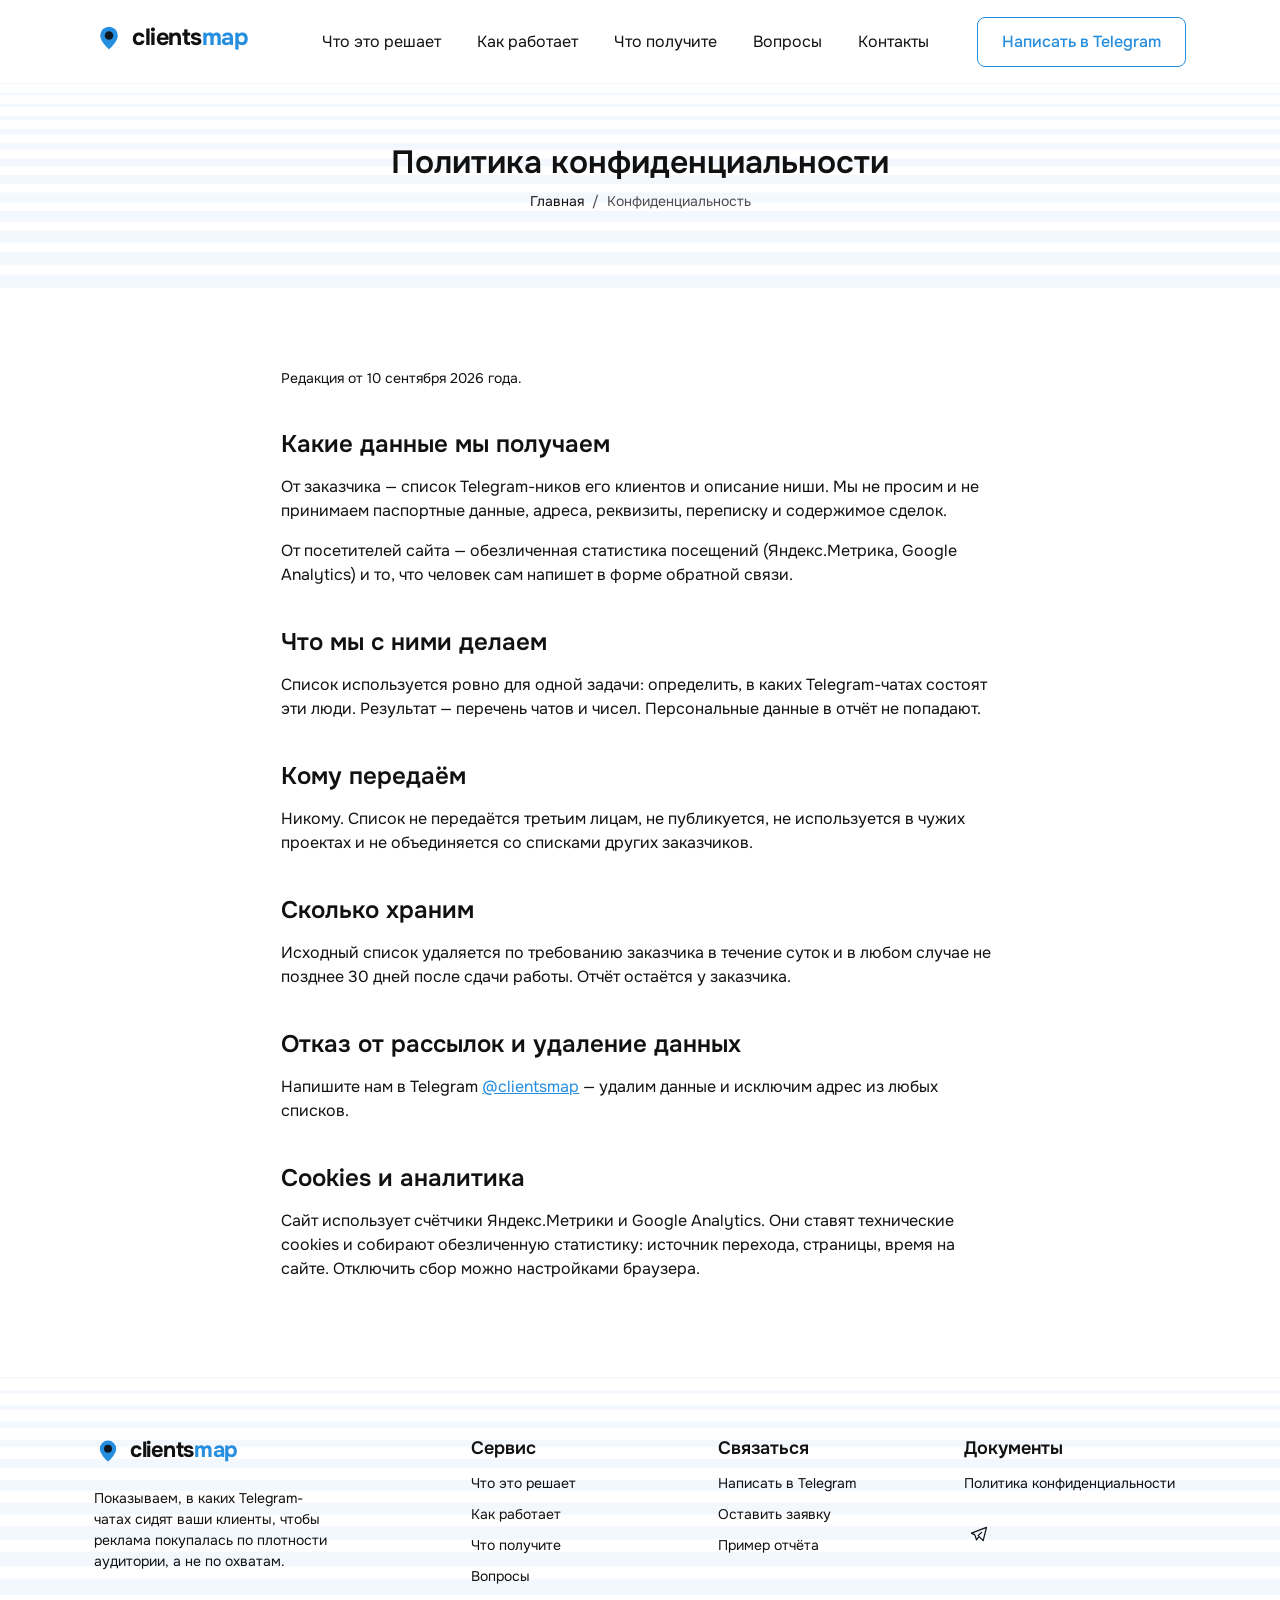
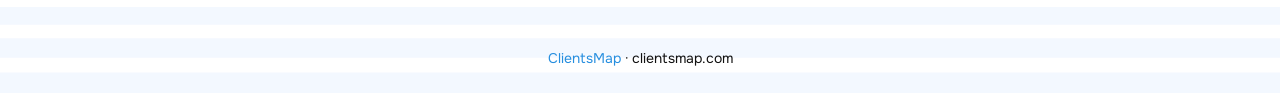
<file: privacy/index.html>
<!DOCTYPE html><html lang="ru"><head><meta charSet="utf-8"/><meta name="viewport" content="width=device-width, initial-scale=1"/><meta name="viewport" content="width=device-width, initial-scale=1"/><link rel="preload" as="image" href="https://mc.yandex.ru/watch/112451333"/><link rel="stylesheet" href="/_next/static/css/e008b80ce0168f8d.css" data-precedence="next"/><link rel="stylesheet" href="/_next/static/css/6f3a46c19b43c179.css" data-precedence="next"/><link rel="preload" as="script" fetchPriority="low" href="/_next/static/chunks/webpack-4f7ef856f560f476.js"/><script src="/_next/static/chunks/fd9d1056-ad15f396ddf9b7e5.js" async=""></script><script src="/_next/static/chunks/117-1dcb5a3dc6cd755b.js" async=""></script><script src="/_next/static/chunks/main-app-92eacf9b0690cb42.js" async=""></script><script src="/_next/static/chunks/972-63c026cf2b9a37d3.js" async=""></script><script src="/_next/static/chunks/521-2ea0a8ee2efe18aa.js" async=""></script><script src="/_next/static/chunks/app/(layout)/privacy/page-1fdfe28121c4a84d.js" async=""></script><script src="/_next/static/chunks/app/(layout)/layout-ca79ab4def5f7171.js" async=""></script><script src="/_next/static/chunks/app/(nopadding)/layout-d5da99ed10c4c60c.js" async=""></script><script src="/_next/static/chunks/app/layout-a619b2968a91c517.js" async=""></script><script src="/_next/static/chunks/869-f943991c1857dffb.js" async=""></script><script src="/_next/static/chunks/app/(nopadding)/page-2814d052fc44508c.js" async=""></script><link rel="preload" href="https://www.googletagmanager.com/gtag/js?id=G-K88P6CGLE0" as="script"/><link rel="preconnect" href="https://mc.yandex.ru"/><link rel="preconnect" href="https://www.googletagmanager.com"/><title>Политика конфиденциальности | ClientsMap</title><meta name="description" content="Как ClientsMap обращается с данными, которые передаёт заказчик."/><meta name="keywords" content="реклама в телеграм,где сидит аудитория,концентрация клиентов,telegram чаты аудитория,закупка рекламы телеграм,cpm телеграм"/><meta name="robots" content="noindex, follow"/><link rel="canonical" href="https://clientsmap.com/privacy/"/><meta name="yandex-verification" content="e656f3db8198a0fa"/><meta property="og:title" content="ClientsMap — в каких Telegram-чатах сидят ваши клиенты"/><meta property="og:description" content="Список клиентов на входе, карта чатов с их концентрацией на выходе."/><meta property="og:url" content="https://clientsmap.com/"/><meta property="og:site_name" content="ClientsMap"/><meta property="og:image" content="https://clientsmap.com/og.png"/><meta property="og:image:width" content="1200"/><meta property="og:image:height" content="640"/><meta property="og:type" content="website"/><meta name="twitter:card" content="summary_large_image"/><meta name="twitter:title" content="ClientsMap — в каких Telegram-чатах сидят ваши клиенты"/><meta name="twitter:description" content="Список клиентов на входе, карта чатов с их концентрацией на выходе."/><meta name="twitter:image" content="https://clientsmap.com/og.png"/><link rel="icon" href="/favicon.ico" type="image/x-icon" sizes="16x16"/><link rel="icon" href="/favicon.ico" sizes="any"/><link rel="icon" href="/favicon.svg" type="image/svg+xml"/><link rel="apple-touch-icon" href="/apple-touch-icon.png"/><script type="application/ld+json">{"@context":"https://schema.org","@type":"Organization","name":"ClientsMap","url":"https://clientsmap.com","description":"Карта концентрации клиентов в Telegram-чатах для точной закупки рекламы."}</script><script src="/_next/static/chunks/polyfills-42372ed130431b0a.js" noModule=""></script></head><body><div class="wrapper d-flex flex-column justify-between"><nav class="navbar navbar-expand-lg fixed-top"><div class="container"><a class="navbar-brand" aria-label="ClientsMap" href="/"><span class="d-inline-flex align-center gap-2 logo-mark"><svg xmlns="http://www.w3.org/2000/svg" viewBox="0 0 24 24" width="30" height="30" fill="none" aria-hidden="true"><path d="M12 21s7-5.686 7-11a7 7 0 1 0-14 0c0 5.314 7 11 7 11Z" fill="var(--gen-primary, #268edf)"></path><circle cx="12" cy="10" r="3.4" fill="#0f1720"></circle></svg><span class="logo-text" style="font-size:23.400000000000002px">clients<span>map</span></span></span></a><button class="navbar-toggler" type="button"><div class="navbar-toggler-icon"><span></span><span></span><span></span></div></button><div class="collapse navbar-collapse"><div class="navbar-content-inner ms-lg-auto d-flex flex-column flex-lg-row align-lg-center gap-4 gap-lg-10 p-2 p-lg-0"><ul class="navbar-nav gap-lg-2 gap-xl-5"><li class="nav-item"><a class="nav-link" href="/#problems">Что это решает</a></li><li class="nav-item"><a class="nav-link" href="/#how">Как работает</a></li><li class="nav-item"><a class="nav-link" href="/#result">Что получите</a></li><li class="nav-item"><a class="nav-link" href="/#faq">Вопросы</a></li><li class="nav-item"><a class="nav-link" href="/contact/">Контакты</a></li></ul><div class=""><a class="btn btn-outline-primary" href="https://t.me/clientsmap">Написать в Telegram</a></div></div></div></div></nav><main class="flex-grow-1"><section class="py-10 py-lg-15 bg-striped" style="opacity:0;transition-property:transform opacity;transform:translateY(20px)"><div class="container"><div class="text-center"><h3 class=" mb-2">Политика конфиденциальности</h3><nav aria-label="breadcrumb"><ol class="breadcrumb justify-center fs-sm"><li class="breadcrumb-item " aria-current="false"><a href="/">Главная</a></li><li class="breadcrumb-item active" aria-current="page">Конфиденциальность</li></ol></nav></div></div></section><section class="py-15 py-lg-20"><div class="container"><div class="row justify-center"><div class="col-lg-8"><p class="fs-sm">Редакция от 10 сентября 2026 года.</p><h4 class="mt-10 mb-4">Какие данные мы получаем</h4><p>От заказчика — список Telegram-ников его клиентов и описание ниши. Мы не просим и не принимаем паспортные данные, адреса, реквизиты, переписку и содержимое сделок.</p><p>От посетителей сайта — обезличенная статистика посещений (Яндекс.Метрика, Google Analytics) и то, что человек сам напишет в форме обратной связи.</p><h4 class="mt-10 mb-4">Что мы с ними делаем</h4><p>Список используется ровно для одной задачи: определить, в каких Telegram-чатах состоят эти люди. Результат — перечень чатов и чисел. Персональные данные в отчёт не попадают.</p><h4 class="mt-10 mb-4">Кому передаём</h4><p>Никому. Список не передаётся третьим лицам, не публикуется, не используется в чужих проектах и не объединяется со списками других заказчиков.</p><h4 class="mt-10 mb-4">Сколько храним</h4><p>Исходный список удаляется по требованию заказчика в течение суток и в любом случае не позднее 30 дней после сдачи работы. Отчёт остаётся у заказчика.</p><h4 class="mt-10 mb-4">Отказ от рассылок и удаление данных</h4><p>Напишите нам в Telegram<!-- --> <a href="https://t.me/clientsmap" class="text-primary">@clientsmap</a> <!-- -->— удалим данные и исключим адрес из любых списков.</p><h4 class="mt-10 mb-4">Cookies и аналитика</h4><p>Сайт использует счётчики Яндекс.Метрики и Google Analytics. Они ставят технические cookies и собирают обезличенную статистику: источник перехода, страницы, время на сайте. Отключить сбор можно настройками браузера.</p></div></div></div></section></main><footer class="footer bg-striped pt-10 pt-lg-15"><div class="container"><div class="row g-10"><div class="col-lg-9 col-xl-8 order-lg-2"><div class="row g-6"><div class="col-md-4 col-lg-4"><div class="footer-widget text-center text-md-start"><h6 class=" mb-2">Сервис</h6><ul class="link-list list-unstyled mb-0"><li><a href="/#problems">Что это решает</a></li><li><a href="/#how">Как работает</a></li><li><a href="/#result">Что получите</a></li><li><a href="/#faq">Вопросы</a></li></ul></div></div><div class="col-md-4 col-lg-4"><div class="footer-widget text-center text-md-start"><h6 class=" mb-2">Связаться</h6><ul class="link-list list-unstyled mb-0"><li><a href="https://t.me/clientsmap">Написать в Telegram</a></li><li><a href="/contact/">Оставить заявку</a></li><li><a href="/example/">Пример отчёта</a></li></ul></div></div><div class="col-md-4 col-lg-4"><div class="footer-widget text-center text-md-start"><h6 class=" mb-2">Документы</h6><ul class="link-list list-unstyled mb-0"><li><a href="/privacy/">Политика конфиденциальности</a></li></ul><ul class="list-unstyled d-flex flex-wrap align-center justify-center justify-md-start gap-3 social-list mb-0 mt-5"><li><a href="https://t.me/clientsmap" aria-label="Telegram"><svg xmlns="http://www.w3.org/2000/svg" fill="none" stroke="currentColor" stroke-linecap="round" stroke-linejoin="round" stroke-width="1.5" viewBox="0 0 24 24"><path stroke="none" d="M0 0h24v24H0z"></path><path d="M15 10l-4 4l6 6l4 -16l-18 7l4 2l2 6l3 -4"></path></svg></a></li></ul></div></div></div></div><div class="col-lg-3 order-lg-1 me-auto"><div class="footer-widget text-center text-lg-start"><a aria-label="ClientsMap" href="/"><span class="d-inline-flex align-center gap-2 logo-mark"><svg xmlns="http://www.w3.org/2000/svg" viewBox="0 0 24 24" width="28" height="28" fill="none" aria-hidden="true"><path d="M12 21s7-5.686 7-11a7 7 0 1 0-14 0c0 5.314 7 11 7 11Z" fill="var(--gen-primary, #268edf)"></path><circle cx="12" cy="10" r="3.4" fill="#0f1720"></circle></svg><span class="logo-text" style="font-size:21.84px">clients<span>map</span></span></span></a><p class="fs-sm mb-0 mt-4">Показываем, в каких Telegram-чатах сидят ваши клиенты, чтобы реклама покупалась по плотности аудитории, а не по охватам.</p></div></div></div><div class="text-center py-6 mt-8"><p class="fs-sm mb-0"><span class="text-primary">ClientsMap</span> · clientsmap.com</p></div></div></footer></div><div class="Toastify"></div><noscript><div><img src="https://mc.yandex.ru/watch/112451333" style="position:absolute;left:-9999px" alt=""/></div></noscript><script src="/_next/static/chunks/webpack-4f7ef856f560f476.js" async=""></script><script>(self.__next_f=self.__next_f||[]).push([0]);self.__next_f.push([2,null])</script><script>self.__next_f.push([1,"1:HL[\"/_next/static/css/e008b80ce0168f8d.css\",\"style\"]\n2:HL[\"/_next/static/css/6f3a46c19b43c179.css\",\"style\"]\n"])</script><script>self.__next_f.push([1,"3:I[2846,[],\"\"]\n5:I[3685,[\"972\",\"static/chunks/972-63c026cf2b9a37d3.js\",\"521\",\"static/chunks/521-2ea0a8ee2efe18aa.js\",\"89\",\"static/chunks/app/(layout)/privacy/page-1fdfe28121c4a84d.js\"],\"default\"]\n6:I[2972,[\"972\",\"static/chunks/972-63c026cf2b9a37d3.js\",\"521\",\"static/chunks/521-2ea0a8ee2efe18aa.js\",\"89\",\"static/chunks/app/(layout)/privacy/page-1fdfe28121c4a84d.js\"],\"\"]\n7:I[4707,[],\"\"]\n8:I[6423,[],\"\"]\n9:I[1074,[\"972\",\"static/chunks/972-63c026cf2b9a37d3.js\",\"540\",\"static/chunks/app/(layout)/layout-ca79ab4def5f7171.js\"],\"default\"]\na:I[2885,[\"972\",\"static/chunks/972-63c026cf2b9a37d3.js\",\"499\",\"static/chunks/app/(nopadding)/layout-d5da99ed10c4c60c.js\"],\"default\"]\nb:I[4309,[\"972\",\"static/chunks/972-63c026cf2b9a37d3.js\",\"185\",\"static/chunks/app/layout-a619b2968a91c517.js\"],\"default\"]\nc:I[5878,[\"972\",\"static/chunks/972-63c026cf2b9a37d3.js\",\"521\",\"static/chunks/521-2ea0a8ee2efe18aa.js\",\"869\",\"static/chunks/869-f943991c1857dffb.js\",\"198\",\"static/chunks/app/(nopadding)/page-2814d052fc44508c.js\"],\"Image\"]\nd:I[8534,[\"972\",\"static/chunks/972-63c026cf2b9a37d3.js\",\"185\",\"static/chunks/app/layout-a619b2968a91c517.js\"],\"default\"]\ne:I[8034,[\"972\",\"static/chunks/972-63c026cf2b9a37d3.js\",\"185\",\"static/chunks/app/layout-a619b2968a91c517.js\"],\"default\"]\nf:I[8003,[\"972\",\"static/chunks/972-63c026cf2b9a37d3.js\",\"185\",\"static/chunks/app/layout-a619b2968a91c517.js\"],\"\"]\n11:I[1060,[],\"\"]\n12:[]\n"])</script><script>self.__next_f.push([1,"0:[\"$\",\"$L3\",null,{\"buildId\":\"FjWR1wIYjbtCOe9v5Se_0\",\"assetPrefix\":\"\",\"urlParts\":[\"\",\"privacy\",\"\"],\"initialTree\":[\"\",{\"children\":[\"(layout)\",{\"children\":[\"privacy\",{\"children\":[\"__PAGE__\",{}]}]}]},\"$undefined\",\"$undefined\",true],\"initialSeedData\":[\"\",{\"children\":[\"(layout)\",{\"children\":[\"privacy\",{\"children\":[\"__PAGE__\",{},[[\"$L4\",[\"$\",\"main\",null,{\"className\":\"flex-grow-1\",\"children\":[[\"$\",\"$L5\",null,{\"el\":\"section\",\"className\":\"py-10 py-lg-15 bg-striped\",\"delay\":0.05,\"children\":[\"$\",\"div\",null,{\"className\":\"container\",\"children\":[\"$\",\"div\",null,{\"className\":\"text-center\",\"children\":[[\"$\",\"h3\",null,{\"className\":\" mb-2\",\"children\":\"Политика конфиденциальности\"}],[\"$\",\"nav\",null,{\"aria-label\":\"breadcrumb\",\"children\":[\"$\",\"ol\",null,{\"className\":\"breadcrumb justify-center fs-sm\",\"children\":[[\"$\",\"li\",\"Главная\",{\"className\":\"breadcrumb-item \",\"aria-current\":false,\"children\":[\"$\",\"$L6\",null,{\"href\":\"/\",\"children\":\"Главная\"}]}],[\"$\",\"li\",\"Конфиденциальность\",{\"className\":\"breadcrumb-item active\",\"aria-current\":\"page\",\"children\":\"Конфиденциальность\"}]]}]}]]}]}]}],[\"$\",\"section\",null,{\"className\":\"py-15 py-lg-20\",\"children\":[\"$\",\"div\",null,{\"className\":\"container\",\"children\":[\"$\",\"div\",null,{\"className\":\"row justify-center\",\"children\":[\"$\",\"div\",null,{\"className\":\"col-lg-8\",\"children\":[[\"$\",\"p\",null,{\"className\":\"fs-sm\",\"children\":\"Редакция от 10 сентября 2026 года.\"}],[\"$\",\"h4\",null,{\"className\":\"mt-10 mb-4\",\"children\":\"Какие данные мы получаем\"}],[\"$\",\"p\",null,{\"children\":\"От заказчика — список Telegram-ников его клиентов и описание ниши. Мы не просим и не принимаем паспортные данные, адреса, реквизиты, переписку и содержимое сделок.\"}],[\"$\",\"p\",null,{\"children\":\"От посетителей сайта — обезличенная статистика посещений (Яндекс.Метрика, Google Analytics) и то, что человек сам напишет в форме обратной связи.\"}],[\"$\",\"h4\",null,{\"className\":\"mt-10 mb-4\",\"children\":\"Что мы с ними делаем\"}],[\"$\",\"p\",null,{\"children\":\"Список используется ровно для одной задачи: определить, в каких Telegram-чатах состоят эти люди. Результат — перечень чатов и чисел. Персональные данные в отчёт не попадают.\"}],[\"$\",\"h4\",null,{\"className\":\"mt-10 mb-4\",\"children\":\"Кому передаём\"}],[\"$\",\"p\",null,{\"children\":\"Никому. Список не передаётся третьим лицам, не публикуется, не используется в чужих проектах и не объединяется со списками других заказчиков.\"}],[\"$\",\"h4\",null,{\"className\":\"mt-10 mb-4\",\"children\":\"Сколько храним\"}],[\"$\",\"p\",null,{\"children\":\"Исходный список удаляется по требованию заказчика в течение суток и в любом случае не позднее 30 дней после сдачи работы. Отчёт остаётся у заказчика.\"}],[\"$\",\"h4\",null,{\"className\":\"mt-10 mb-4\",\"children\":\"Отказ от рассылок и удаление данных\"}],[\"$\",\"p\",null,{\"children\":[\"Напишите нам в Telegram\",\" \",[\"$\",\"a\",null,{\"href\":\"https://t.me/clientsmap\",\"className\":\"text-primary\",\"children\":\"@clientsmap\"}],\" \",\"— удалим данные и исключим адрес из любых списков.\"]}],[\"$\",\"h4\",null,{\"className\":\"mt-10 mb-4\",\"children\":\"Cookies и аналитика\"}],[\"$\",\"p\",null,{\"children\":\"Сайт использует счётчики Яндекс.Метрики и Google Analytics. Они ставят технические cookies и собирают обезличенную статистику: источник перехода, страницы, время на сайте. Отключить сбор можно настройками браузера.\"}]]}]}]}]}]]}],null],null],null]},[null,[\"$\",\"$L7\",null,{\"parallelRouterKey\":\"children\",\"segmentPath\":[\"children\",\"(layout)\",\"children\",\"privacy\",\"children\"],\"error\":\"$undefined\",\"errorStyles\":\"$undefined\",\"errorScripts\":\"$undefined\",\"template\":[\"$\",\"$L8\",null,{}],\"templateStyles\":\"$undefined\",\"templateScripts\":\"$undefined\",\"notFound\":\"$undefined\",\"notFoundStyles\":\"$undefined\"}]],null]},[[null,[\"$\",\"$L9\",null,{\"children\":[[\"$\",\"$La\",null,{}],[\"$\",\"$L7\",null,{\"parallelRouterKey\":\"children\",\"segmentPath\":[\"children\",\"(layout)\",\"children\"],\"error\":\"$undefined\",\"errorStyles\":\"$undefined\",\"errorScripts\":\"$undefined\",\"template\":[\"$\",\"$L8\",null,{}],\"templateStyles\":\"$undefined\",\"templateScripts\":\"$undefined\",\"notFound\":\"$undefined\",\"notFoundStyles\":\"$undefined\"}],[\"$\",\"footer\",null,{\"className\":\"footer bg-striped pt-10 pt-lg-15\",\"children\":[\"$\",\"div\",null,{\"className\":\"container\",\"children\":[[\"$\",\"div\",null,{\"className\":\"row g-10\",\"children\":[[\"$\",\"div\",null,{\"className\":\"col-lg-9 col-xl-8 order-lg-2\",\"children\":[\"$\",\"div\",null,{\"className\":\"row g-6\",\"children\":[[\"$\",\"div\",null,{\"className\":\"col-md-4 col-lg-4\",\"children\":[\"$\",\"div\",null,{\"className\":\"footer-widget text-center text-md-start\",\"children\":[[\"$\",\"h6\",null,{\"className\":\" mb-2\",\"children\":\"Сервис\"}],[\"$\",\"ul\",null,{\"className\":\"link-list list-unstyled mb-0\",\"children\":[[\"$\",\"li\",null,{\"children\":[\"$\",\"$L6\",null,{\"href\":\"/#problems\",\"children\":\"Что это решает\"}]}],[\"$\",\"li\",null,{\"children\":[\"$\",\"$L6\",null,{\"href\":\"/#how\",\"children\":\"Как работает\"}]}],[\"$\",\"li\",null,{\"children\":[\"$\",\"$L6\",null,{\"href\":\"/#result\",\"children\":\"Что получите\"}]}],[\"$\",\"li\",null,{\"children\":[\"$\",\"$L6\",null,{\"href\":\"/#faq\",\"children\":\"Вопросы\"}]}]]}]]}]}],[\"$\",\"div\",null,{\"className\":\"col-md-4 col-lg-4\",\"children\":[\"$\",\"div\",null,{\"className\":\"footer-widget text-center text-md-start\",\"children\":[[\"$\",\"h6\",null,{\"className\":\" mb-2\",\"children\":\"Связаться\"}],[\"$\",\"ul\",null,{\"className\":\"link-list list-unstyled mb-0\",\"children\":[[\"$\",\"li\",null,{\"children\":[\"$\",\"a\",null,{\"href\":\"https://t.me/clientsmap\",\"children\":\"Написать в Telegram\"}]}],[\"$\",\"li\",null,{\"children\":[\"$\",\"$L6\",null,{\"href\":\"/contact\",\"children\":\"Оставить заявку\"}]}],[\"$\",\"li\",null,{\"children\":[\"$\",\"$L6\",null,{\"href\":\"/example/\",\"children\":\"Пример отчёта\"}]}]]}]]}]}],[\"$\",\"div\",null,{\"className\":\"col-md-4 col-lg-4\",\"children\":[\"$\",\"div\",null,{\"className\":\"footer-widget text-center text-md-start\",\"children\":[[\"$\",\"h6\",null,{\"className\":\" mb-2\",\"children\":\"Документы\"}],[\"$\",\"ul\",null,{\"className\":\"link-list list-unstyled mb-0\",\"children\":[\"$\",\"li\",null,{\"children\":[\"$\",\"$L6\",null,{\"href\":\"/privacy/\",\"children\":\"Политика конфиденциальности\"}]}]}],[\"$\",\"ul\",null,{\"className\":\"list-unstyled d-flex flex-wrap align-center justify-center justify-md-start gap-3 social-list mb-0 mt-5\",\"children\":[\"$\",\"li\",null,{\"children\":[\"$\",\"a\",null,{\"href\":\"https://t.me/clientsmap\",\"aria-label\":\"Telegram\",\"children\":[\"$\",\"svg\",null,{\"xmlns\":\"http://www.w3.org/2000/svg\",\"fill\":\"none\",\"stroke\":\"currentColor\",\"strokeLinecap\":\"round\",\"strokeLinejoin\":\"round\",\"strokeWidth\":\"1.5\",\"viewBox\":\"0 0 24 24\",\"children\":[[\"$\",\"path\",null,{\"stroke\":\"none\",\"d\":\"M0 0h24v24H0z\"}],[\"$\",\"path\",null,{\"d\":\"M15 10l-4 4l6 6l4 -16l-18 7l4 2l2 6l3 -4\"}]]}]}]}]}]]}]}]]}]}],[\"$\",\"div\",null,{\"className\":\"col-lg-3 order-lg-1 me-auto\",\"children\":[\"$\",\"div\",null,{\"className\":\"footer-widget text-center text-lg-start\",\"children\":[[\"$\",\"$L6\",null,{\"href\":\"/\",\"aria-label\":\"ClientsMap\",\"children\":[\"$\",\"span\",null,{\"className\":\"d-inline-flex align-center gap-2 logo-mark\",\"children\":[[\"$\",\"svg\",null,{\"xmlns\":\"http://www.w3.org/2000/svg\",\"viewBox\":\"0 0 24 24\",\"width\":28,\"height\":28,\"fill\":\"none\",\"aria-hidden\":\"true\",\"children\":[[\"$\",\"path\",null,{\"d\":\"M12 21s7-5.686 7-11a7 7 0 1 0-14 0c0 5.314 7 11 7 11Z\",\"fill\":\"var(--gen-primary, #268edf)\"}],[\"$\",\"circle\",null,{\"cx\":\"12\",\"cy\":\"10\",\"r\":\"3.4\",\"fill\":\"#0f1720\"}]]}],[\"$\",\"span\",null,{\"className\":\"logo-text\",\"style\":{\"fontSize\":21.84},\"children\":[\"clients\",[\"$\",\"span\",null,{\"children\":\"map\"}]]}]]}]}],[\"$\",\"p\",null,{\"className\":\"fs-sm mb-0 mt-4\",\"children\":\"Показываем, в каких Telegram-чатах сидят ваши клиенты, чтобы реклама покупалась по плотности аудитории, а не по охватам.\"}]]}]}]]}],[\"$\",\"div\",null,{\"className\":\"text-center py-6 mt-8\",\"children\":[\"$\",\"p\",null,{\"className\":\"fs-sm mb-0\",\"children\":[[\"$\",\"span\",null,{\"className\":\"text-primary\",\"children\":\"ClientsMap\"}],\" · clientsmap.com\"]}]}]]}]}]]}]],null],null]},[[[[\"$\",\"link\",\"0\",{\"rel\":\"stylesheet\",\"href\":\"/_next/static/css/e008b80ce0168f8d.css\",\"precedence\":\"next\",\"crossOrigin\":\"$undefined\"}],[\"$\",\"link\",\"1\",{\"rel\":\"stylesheet\",\"href\":\"/_next/static/css/6f3a46c19b43c179.css\",\"precedence\":\"next\",\"crossOrigin\":\"$undefined\"}]],[\"$\",\"html\",null,{\"lang\":\"ru\",\"children\":[[\"$\",\"head\",null,{\"children\":[[\"$\",\"meta\",null,{\"name\":\"viewport\",\"content\":\"width=device-width, initial-scale=1\"}],[\"$\",\"link\",null,{\"rel\":\"preconnect\",\"href\":\"https://mc.yandex.ru\"}],[\"$\",\"link\",null,{\"rel\":\"preconnect\",\"href\":\"https://www.googletagmanager.com\"}],[\"$\",\"script\",null,{\"type\":\"application/ld+json\",\"dangerouslySetInnerHTML\":{\"__html\":\"{\\\"@context\\\":\\\"https://schema.org\\\",\\\"@type\\\":\\\"Organization\\\",\\\"name\\\":\\\"ClientsMap\\\",\\\"url\\\":\\\"https://clientsmap.com\\\",\\\"description\\\":\\\"Карта концентрации клиентов в Telegram-чатах для точной закупки рекламы.\\\"}\"}}]]}],[\"$\",\"body\",null,{\"children\":[[\"$\",\"$Lb\",null,{\"children\":[\"$\",\"div\",null,{\"className\":\"wrapper d-flex flex-column justify-between\",\"children\":[\"$\",\"$L7\",null,{\"parallelRouterKey\":\"children\",\"segmentPath\":[\"children\"],\"error\":\"$undefined\",\"errorStyles\":\"$undefined\",\"errorScripts\":\"$undefined\",\"template\":[\"$\",\"$L8\",null,{}],\"templateStyles\":\"$undefined\",\"templateScripts\":\"$undefined\",\"notFound\":[\"$\",\"$L9\",null,{\"children\":[[\"$\",\"$La\",null,{}],[\"$\",\"main\",null,{\"className\":\"flex-grow-1\",\"children\":[\"$\",\"section\",null,{\"className\":\"py-10 py-lg-15\",\"children\":[\"$\",\"div\",null,{\"className\":\"container\",\"children\":[\"$\",\"div\",null,{\"className\":\"row justify-center\",\"children\":[\"$\",\"div\",null,{\"className\":\"col-lg-6\",\"children\":[\"$\",\"div\",null,{\"className\":\"text-center\",\"children\":[[\"$\",\"$Lc\",null,{\"src\":{\"src\":\"/_next/static/media/error-blue.089db5c0.webp\",\"height\":672,\"width\":1008,\"blurDataURL\":\"[data-uri]\",\"blurWidth\":8,\"blurHeight\":5},\"alt\":\"not found\",\"className\":\"img-fluid mb-10\"}],[\"$\",\"h2\",null,{\"className\":\"mb-4\",\"children\":\"Такой страницы нет\"}],[\"$\",\"p\",null,{\"className\":\"mb-8\",\"children\":\"Она либо переехала, либо её никогда не было. Вернитесь на главную — оттуда видно всё, что у нас есть.\"}],[\"$\",\"$L6\",null,{\"href\":\"/\",\"className\":\"btn btn-primary\",\"children\":\"На главную\"}]]}]}]}]}]}]}],[\"$\",\"footer\",null,{\"className\":\"footer bg-striped pt-10 pt-lg-15\",\"children\":[\"$\",\"div\",null,{\"className\":\"container\",\"children\":[[\"$\",\"div\",null,{\"className\":\"row g-10\",\"children\":[[\"$\",\"div\",null,{\"className\":\"col-lg-9 col-xl-8 order-lg-2\",\"children\":[\"$\",\"div\",null,{\"className\":\"row g-6\",\"children\":[[\"$\",\"div\",null,{\"className\":\"col-md-4 col-lg-4\",\"children\":[\"$\",\"div\",null,{\"className\":\"footer-widget text-center text-md-start\",\"children\":[[\"$\",\"h6\",null,{\"className\":\" mb-2\",\"children\":\"Сервис\"}],[\"$\",\"ul\",null,{\"className\":\"link-list list-unstyled mb-0\",\"children\":[[\"$\",\"li\",null,{\"children\":[\"$\",\"$L6\",null,{\"href\":\"/#problems\",\"children\":\"Что это решает\"}]}],[\"$\",\"li\",null,{\"children\":[\"$\",\"$L6\",null,{\"href\":\"/#how\",\"children\":\"Как работает\"}]}],[\"$\",\"li\",null,{\"children\":[\"$\",\"$L6\",null,{\"href\":\"/#result\",\"children\":\"Что получите\"}]}],[\"$\",\"li\",null,{\"children\":[\"$\",\"$L6\",null,{\"href\":\"/#faq\",\"children\":\"Вопросы\"}]}]]}]]}]}],[\"$\",\"div\",null,{\"className\":\"col-md-4 col-lg-4\",\"children\":[\"$\",\"div\",null,{\"className\":\"footer-widget text-center text-md-start\",\"children\":[[\"$\",\"h6\",null,{\"className\":\" mb-2\",\"children\":\"Связаться\"}],[\"$\",\"ul\",null,{\"className\":\"link-list list-unstyled mb-0\",\"children\":[[\"$\",\"li\",null,{\"children\":[\"$\",\"a\",null,{\"href\":\"https://t.me/clientsmap\",\"children\":\"Написать в Telegram\"}]}],[\"$\",\"li\",null,{\"children\":[\"$\",\"$L6\",null,{\"href\":\"/contact\",\"children\":\"Оставить заявку\"}]}],[\"$\",\"li\",null,{\"children\":[\"$\",\"$L6\",null,{\"href\":\"/example/\",\"children\":\"Пример отчёта\"}]}]]}]]}]}],[\"$\",\"div\",null,{\"className\":\"col-md-4 col-lg-4\",\"children\":[\"$\",\"div\",null,{\"className\":\"footer-widget text-center text-md-start\",\"children\":[[\"$\",\"h6\",null,{\"className\":\" mb-2\",\"children\":\"Документы\"}],[\"$\",\"ul\",null,{\"className\":\"link-list list-unstyled mb-0\",\"children\":[\"$\",\"li\",null,{\"children\":[\"$\",\"$L6\",null,{\"href\":\"/privacy/\",\"children\":\"Политика конфиденциальности\"}]}]}],[\"$\",\"ul\",null,{\"className\":\"list-unstyled d-flex flex-wrap align-center justify-center justify-md-start gap-3 social-list mb-0 mt-5\",\"children\":[\"$\",\"li\",null,{\"children\":[\"$\",\"a\",null,{\"href\":\"https://t.me/clientsmap\",\"aria-label\":\"Telegram\",\"children\":[\"$\",\"svg\",null,{\"xmlns\":\"http://www.w3.org/2000/svg\",\"fill\":\"none\",\"stroke\":\"currentColor\",\"strokeLinecap\":\"round\",\"strokeLinejoin\":\"round\",\"strokeWidth\":\"1.5\",\"viewBox\":\"0 0 24 24\",\"children\":[[\"$\",\"path\",null,{\"stroke\":\"none\",\"d\":\"M0 0h24v24H0z\"}],[\"$\",\"path\",null,{\"d\":\"M15 10l-4 4l6 6l4 -16l-18 7l4 2l2 6l3 -4\"}]]}]}]}]}]]}]}]]}]}],[\"$\",\"div\",null,{\"className\":\"col-lg-3 order-lg-1 me-auto\",\"children\":[\"$\",\"div\",null,{\"className\":\"footer-widget text-center text-lg-start\",\"children\":[[\"$\",\"$L6\",null,{\"href\":\"/\",\"aria-label\":\"ClientsMap\",\"children\":[\"$\",\"span\",null,{\"className\":\"d-inline-flex align-center gap-2 logo-mark\",\"children\":[[\"$\",\"svg\",null,{\"xmlns\":\"http://www.w3.org/2000/svg\",\"viewBox\":\"0 0 24 24\",\"width\":28,\"height\":28,\"fill\":\"none\",\"aria-hidden\":\"true\",\"children\":[[\"$\",\"path\",null,{\"d\":\"M12 21s7-5.686 7-11a7 7 0 1 0-14 0c0 5.314 7 11 7 11Z\",\"fill\":\"var(--gen-primary, #268edf)\"}],[\"$\",\"circle\",null,{\"cx\":\"12\",\"cy\":\"10\",\"r\":\"3.4\",\"fill\":\"#0f1720\"}]]}],[\"$\",\"span\",null,{\"className\":\"logo-text\",\"style\":{\"fontSize\":21.84},\"children\":[\"clients\",[\"$\",\"span\",null,{\"children\":\"map\"}]]}]]}]}],[\"$\",\"p\",null,{\"className\":\"fs-sm mb-0 mt-4\",\"children\":\"Показываем, в каких Telegram-чатах сидят ваши клиенты, чтобы реклама покупалась по плотности аудитории, а не по охватам.\"}]]}]}]]}],[\"$\",\"div\",null,{\"className\":\"text-center py-6 mt-8\",\"children\":[\"$\",\"p\",null,{\"className\":\"fs-sm mb-0\",\"children\":[[\"$\",\"span\",null,{\"className\":\"text-primary\",\"children\":\"ClientsMap\"}],\" · clientsmap.com\"]}]}]]}]}]]}],\"notFoundStyles\":[]}]}]}],[\"$\",\"$Ld\",null,{}],[\"$\",\"$Le\",null,{}],[\"$\",\"$Lf\",null,{\"id\":\"analytics\",\"strategy\":\"afterInteractive\",\"children\":\"\\ntry{\\n(function(m,e,t,r,i,k,a){m[i]=m[i]||function(){(m[i].a=m[i].a||[]).push(arguments)};m[i].l=1*new Date();for(var j=0;j\u003ce.scripts.length;j++){if(e.scripts[j].src===r){return;}}k=e.createElement(t),a=e.getElementsByTagName(t)[0],k.async=1,k.src=r,a.parentNode.insertBefore(k,a)})(window,document,'script','https://mc.yandex.ru/metrika/tag.js?id=112451333','ym');\\nif(typeof window.ym==='function'){window.ym(112451333,'init',{ssr:true,webvisor:true,clickmap:true,accurateTrackBounce:true,trackLinks:true});}\\n}catch(e){}\\ntry{\\nwindow.dataLayer=window.dataLayer||[];\\nwindow.gtag=function(){window.dataLayer.push(arguments);};\\nwindow.gtag('js',new Date());window.gtag('config','G-K88P6CGLE0');\\n}catch(e){}\\n\\t\\t\\t\\t\"}],[\"$\",\"$Lf\",null,{\"src\":\"https://www.googletagmanager.com/gtag/js?id=G-K88P6CGLE0\",\"strategy\":\"afterInteractive\"}],[\"$\",\"noscript\",null,{\"children\":[\"$\",\"div\",null,{\"children\":[\"$\",\"img\",null,{\"src\":\"https://mc.yandex.ru/watch/112451333\",\"style\":{\"position\":\"absolute\",\"left\":\"-9999px\"},\"alt\":\"\"}]}]}]]}]]}]],null],null],\"couldBeIntercepted\":false,\"initialHead\":[null,\"$L10\"],\"globalErrorComponent\":\"$11\",\"missingSlots\":\"$W12\"}]\n"])</script><script>self.__next_f.push([1,"10:[[\"$\",\"meta\",\"0\",{\"name\":\"viewport\",\"content\":\"width=device-width, initial-scale=1\"}],[\"$\",\"meta\",\"1\",{\"charSet\":\"utf-8\"}],[\"$\",\"title\",\"2\",{\"children\":\"Политика конфиденциальности | ClientsMap\"}],[\"$\",\"meta\",\"3\",{\"name\":\"description\",\"content\":\"Как ClientsMap обращается с данными, которые передаёт заказчик.\"}],[\"$\",\"meta\",\"4\",{\"name\":\"keywords\",\"content\":\"реклама в телеграм,где сидит аудитория,концентрация клиентов,telegram чаты аудитория,закупка рекламы телеграм,cpm телеграм\"}],[\"$\",\"meta\",\"5\",{\"name\":\"robots\",\"content\":\"noindex, follow\"}],[\"$\",\"link\",\"6\",{\"rel\":\"canonical\",\"href\":\"https://clientsmap.com/privacy/\"}],[\"$\",\"meta\",\"7\",{\"name\":\"yandex-verification\",\"content\":\"e656f3db8198a0fa\"}],[\"$\",\"meta\",\"8\",{\"property\":\"og:title\",\"content\":\"ClientsMap — в каких Telegram-чатах сидят ваши клиенты\"}],[\"$\",\"meta\",\"9\",{\"property\":\"og:description\",\"content\":\"Список клиентов на входе, карта чатов с их концентрацией на выходе.\"}],[\"$\",\"meta\",\"10\",{\"property\":\"og:url\",\"content\":\"https://clientsmap.com/\"}],[\"$\",\"meta\",\"11\",{\"property\":\"og:site_name\",\"content\":\"ClientsMap\"}],[\"$\",\"meta\",\"12\",{\"property\":\"og:image\",\"content\":\"https://clientsmap.com/og.png\"}],[\"$\",\"meta\",\"13\",{\"property\":\"og:image:width\",\"content\":\"1200\"}],[\"$\",\"meta\",\"14\",{\"property\":\"og:image:height\",\"content\":\"640\"}],[\"$\",\"meta\",\"15\",{\"property\":\"og:type\",\"content\":\"website\"}],[\"$\",\"meta\",\"16\",{\"name\":\"twitter:card\",\"content\":\"summary_large_image\"}],[\"$\",\"meta\",\"17\",{\"name\":\"twitter:title\",\"content\":\"ClientsMap — в каких Telegram-чатах сидят ваши клиенты\"}],[\"$\",\"meta\",\"18\",{\"name\":\"twitter:description\",\"content\":\"Список клиентов на входе, карта чатов с их концентрацией на выходе.\"}],[\"$\",\"meta\",\"19\",{\"name\":\"twitter:image\",\"content\":\"https://clientsmap.com/og.png\"}],[\"$\",\"link\",\"20\",{\"rel\":\"icon\",\"href\":\"/favicon.ico\",\"type\":\"image/x-icon\",\"sizes\":\"16x16\"}],[\"$\",\"link\",\"21\",{\"rel\":\"icon\",\"href\":\"/favicon.ico\",\"sizes\":\"any\"}],[\"$\",\"link\",\"22\",{\"rel\":\"icon\",\"href\":\"/favicon.svg\",\"type\":\"image/svg+xml\"}],[\"$\",\"link\",\"23\",{\"rel\":\"apple-touch-icon\",\"href\":\"/apple-touch-icon.png\"}]]\n"])</script><script>self.__next_f.push([1,"4:null\n"])</script></body></html>
</file>
<file: _next/static/css/e008b80ce0168f8d.css>
:root{--toastify-color-light:#fff;--toastify-color-dark:#121212;--toastify-color-info:#3498db;--toastify-color-success:#07bc0c;--toastify-color-warning:#f1c40f;--toastify-color-error:#e74c3c;--toastify-color-transparent:hsla(0,0%,100%,.7);--toastify-icon-color-info:var(--toastify-color-info);--toastify-icon-color-success:var(--toastify-color-success);--toastify-icon-color-warning:var(--toastify-color-warning);--toastify-icon-color-error:var(--toastify-color-error);--toastify-toast-width:320px;--toastify-toast-offset:16px;--toastify-toast-top:max(var(--toastify-toast-offset),env(safe-area-inset-top));--toastify-toast-right:max(var(--toastify-toast-offset),env(safe-area-inset-right));--toastify-toast-left:max(var(--toastify-toast-offset),env(safe-area-inset-left));--toastify-toast-bottom:max(var(--toastify-toast-offset),env(safe-area-inset-bottom));--toastify-toast-background:#fff;--toastify-toast-min-height:64px;--toastify-toast-max-height:800px;--toastify-toast-bd-radius:6px;--toastify-font-family:sans-serif;--toastify-z-index:9999;--toastify-text-color-light:#757575;--toastify-text-color-dark:#fff;--toastify-text-color-info:#fff;--toastify-text-color-success:#fff;--toastify-text-color-warning:#fff;--toastify-text-color-error:#fff;--toastify-spinner-color:#616161;--toastify-spinner-color-empty-area:#e0e0e0;--toastify-color-progress-light:linear-gradient(90deg,#4cd964,#5ac8fa,#007aff,#34aadc,#5856d6,#ff2d55);--toastify-color-progress-dark:#bb86fc;--toastify-color-progress-info:var(--toastify-color-info);--toastify-color-progress-success:var(--toastify-color-success);--toastify-color-progress-warning:var(--toastify-color-warning);--toastify-color-progress-error:var(--toastify-color-error);--toastify-color-progress-bgo:0.2}.Toastify__toast-container{z-index:var(--toastify-z-index);-webkit-transform:translateZ(var(--toastify-z-index));position:fixed;padding:4px;width:var(--toastify-toast-width);box-sizing:border-box;color:#fff}.Toastify__toast-container--top-left{top:var(--toastify-toast-top);left:var(--toastify-toast-left)}.Toastify__toast-container--top-center{top:var(--toastify-toast-top);left:50%;transform:translateX(-50%)}.Toastify__toast-container--top-right{top:var(--toastify-toast-top);right:var(--toastify-toast-right)}.Toastify__toast-container--bottom-left{bottom:var(--toastify-toast-bottom);left:var(--toastify-toast-left)}.Toastify__toast-container--bottom-center{bottom:var(--toastify-toast-bottom);left:50%;transform:translateX(-50%)}.Toastify__toast-container--bottom-right{bottom:var(--toastify-toast-bottom);right:var(--toastify-toast-right)}@media only screen and (max-width:480px){.Toastify__toast-container{width:100vw;padding:0;left:env(safe-area-inset-left);margin:0}.Toastify__toast-container--top-center,.Toastify__toast-container--top-left,.Toastify__toast-container--top-right{top:env(safe-area-inset-top);transform:translateX(0)}.Toastify__toast-container--bottom-center,.Toastify__toast-container--bottom-left,.Toastify__toast-container--bottom-right{bottom:env(safe-area-inset-bottom);transform:translateX(0)}.Toastify__toast-container--rtl{right:env(safe-area-inset-right);left:auto}}.Toastify__toast{--y:0;position:relative;touch-action:none;min-height:var(--toastify-toast-min-height);box-sizing:border-box;margin-bottom:1rem;padding:8px;border-radius:var(--toastify-toast-bd-radius);box-shadow:0 4px 12px rgba(0,0,0,.1);display:flex;justify-content:space-between;max-height:var(--toastify-toast-max-height);font-family:var(--toastify-font-family);cursor:default;direction:ltr;z-index:0;overflow:hidden}.Toastify__toast--stacked{position:absolute;width:100%;transform:translate3d(0,var(--y),0) scale(var(--s));transition:transform .3s}.Toastify__toast--stacked[data-collapsed] .Toastify__close-button,.Toastify__toast--stacked[data-collapsed] .Toastify__toast-body{transition:opacity .1s}.Toastify__toast--stacked[data-collapsed=false]{overflow:visible}.Toastify__toast--stacked[data-collapsed=true]:not(:last-child)>*{opacity:0}.Toastify__toast--stacked:after{content:"";position:absolute;left:0;right:0;height:calc(var(--g) * 1px);bottom:100%}.Toastify__toast--stacked[data-pos=top]{top:0}.Toastify__toast--stacked[data-pos=bot]{bottom:0}.Toastify__toast--stacked[data-pos=bot].Toastify__toast--stacked:before{transform-origin:top}.Toastify__toast--stacked[data-pos=top].Toastify__toast--stacked:before{transform-origin:bottom}.Toastify__toast--stacked:before{content:"";position:absolute;left:0;right:0;bottom:0;height:100%;transform:scaleY(3);z-index:-1}.Toastify__toast--rtl{direction:rtl}.Toastify__toast--close-on-click{cursor:pointer}.Toastify__toast-body{margin:auto 0;flex:1 1 auto;padding:6px;display:flex;align-items:center}.Toastify__toast-body>div:last-child{word-break:break-word;flex:1 1}.Toastify__toast-icon{-webkit-margin-end:10px;margin-inline-end:10px;width:20px;flex-shrink:0;display:flex}.Toastify--animate{animation-fill-mode:both;animation-duration:.5s}.Toastify--animate-icon{animation-fill-mode:both;animation-duration:.3s}@media only screen and (max-width:480px){.Toastify__toast{margin-bottom:0;border-radius:0}}.Toastify__toast-theme--dark{background:var(--toastify-color-dark);color:var(--toastify-text-color-dark)}.Toastify__toast-theme--colored.Toastify__toast--default,.Toastify__toast-theme--light{background:var(--toastify-color-light);color:var(--toastify-text-color-light)}.Toastify__toast-theme--colored.Toastify__toast--info{color:var(--toastify-text-color-info);background:var(--toastify-color-info)}.Toastify__toast-theme--colored.Toastify__toast--success{color:var(--toastify-text-color-success);background:var(--toastify-color-success)}.Toastify__toast-theme--colored.Toastify__toast--warning{color:var(--toastify-text-color-warning);background:var(--toastify-color-warning)}.Toastify__toast-theme--colored.Toastify__toast--error{color:var(--toastify-text-color-error);background:var(--toastify-color-error)}.Toastify__progress-bar-theme--light{background:var(--toastify-color-progress-light)}.Toastify__progress-bar-theme--dark{background:var(--toastify-color-progress-dark)}.Toastify__progress-bar--info{background:var(--toastify-color-progress-info)}.Toastify__progress-bar--success{background:var(--toastify-color-progress-success)}.Toastify__progress-bar--warning{background:var(--toastify-color-progress-warning)}.Toastify__progress-bar--error{background:var(--toastify-color-progress-error)}.Toastify__progress-bar-theme--colored.Toastify__progress-bar--error,.Toastify__progress-bar-theme--colored.Toastify__progress-bar--info,.Toastify__progress-bar-theme--colored.Toastify__progress-bar--success,.Toastify__progress-bar-theme--colored.Toastify__progress-bar--warning{background:var(--toastify-color-transparent)}.Toastify__close-button{color:#fff;background:transparent;outline:none;border:none;padding:0;cursor:pointer;opacity:.7;transition:.3s ease;align-self:flex-start;z-index:1}.Toastify__close-button--light{color:#000;opacity:.3}.Toastify__close-button>svg{fill:currentColor;height:16px;width:14px}.Toastify__close-button:focus,.Toastify__close-button:hover{opacity:1}@keyframes Toastify__trackProgress{0%{transform:scaleX(1)}to{transform:scaleX(0)}}.Toastify__progress-bar{position:absolute;bottom:0;left:0;width:100%;height:100%;z-index:var(--toastify-z-index);opacity:.7;transform-origin:left;border-bottom-left-radius:var(--toastify-toast-bd-radius)}.Toastify__progress-bar--animated{animation:Toastify__trackProgress linear 1 forwards}.Toastify__progress-bar--controlled{transition:transform .2s}.Toastify__progress-bar--rtl{right:0;left:auto;transform-origin:right;border-bottom-left-radius:0;border-bottom-right-radius:var(--toastify-toast-bd-radius)}.Toastify__progress-bar--wrp{position:absolute;bottom:0;left:0;width:100%;height:5px;border-bottom-left-radius:var(--toastify-toast-bd-radius)}.Toastify__progress-bar--wrp[data-hidden=true]{opacity:0}.Toastify__progress-bar--bg{opacity:var(--toastify-color-progress-bgo);width:100%;height:100%}.Toastify__spinner{width:20px;height:20px;box-sizing:border-box;border:2px solid;border-radius:100%;border-color:var(--toastify-spinner-color-empty-area);border-right-color:var(--toastify-spinner-color);animation:Toastify__spin .65s linear infinite}@keyframes Toastify__bounceInRight{0%,60%,75%,90%,to{animation-timing-function:cubic-bezier(.215,.61,.355,1)}0%{opacity:0;transform:translate3d(3000px,0,0)}60%{opacity:1;transform:translate3d(-25px,0,0)}75%{transform:translate3d(10px,0,0)}90%{transform:translate3d(-5px,0,0)}to{transform:none}}@keyframes Toastify__bounceOutRight{20%{opacity:1;transform:translate3d(-20px,var(--y),0)}to{opacity:0;transform:translate3d(2000px,var(--y),0)}}@keyframes Toastify__bounceInLeft{0%,60%,75%,90%,to{animation-timing-function:cubic-bezier(.215,.61,.355,1)}0%{opacity:0;transform:translate3d(-3000px,0,0)}60%{opacity:1;transform:translate3d(25px,0,0)}75%{transform:translate3d(-10px,0,0)}90%{transform:translate3d(5px,0,0)}to{transform:none}}@keyframes Toastify__bounceOutLeft{20%{opacity:1;transform:translate3d(20px,var(--y),0)}to{opacity:0;transform:translate3d(-2000px,var(--y),0)}}@keyframes Toastify__bounceInUp{0%,60%,75%,90%,to{animation-timing-function:cubic-bezier(.215,.61,.355,1)}0%{opacity:0;transform:translate3d(0,3000px,0)}60%{opacity:1;transform:translate3d(0,-20px,0)}75%{transform:translate3d(0,10px,0)}90%{transform:translate3d(0,-5px,0)}to{transform:translateZ(0)}}@keyframes Toastify__bounceOutUp{20%{transform:translate3d(0,calc(var(--y) - 10px),0)}40%,45%{opacity:1;transform:translate3d(0,calc(var(--y) + 20px),0)}to{opacity:0;transform:translate3d(0,-2000px,0)}}@keyframes Toastify__bounceInDown{0%,60%,75%,90%,to{animation-timing-function:cubic-bezier(.215,.61,.355,1)}0%{opacity:0;transform:translate3d(0,-3000px,0)}60%{opacity:1;transform:translate3d(0,25px,0)}75%{transform:translate3d(0,-10px,0)}90%{transform:translate3d(0,5px,0)}to{transform:none}}@keyframes Toastify__bounceOutDown{20%{transform:translate3d(0,calc(var(--y) - 10px),0)}40%,45%{opacity:1;transform:translate3d(0,calc(var(--y) + 20px),0)}to{opacity:0;transform:translate3d(0,2000px,0)}}.Toastify__bounce-enter--bottom-left,.Toastify__bounce-enter--top-left{animation-name:Toastify__bounceInLeft}.Toastify__bounce-enter--bottom-right,.Toastify__bounce-enter--top-right{animation-name:Toastify__bounceInRight}.Toastify__bounce-enter--top-center{animation-name:Toastify__bounceInDown}.Toastify__bounce-enter--bottom-center{animation-name:Toastify__bounceInUp}.Toastify__bounce-exit--bottom-left,.Toastify__bounce-exit--top-left{animation-name:Toastify__bounceOutLeft}.Toastify__bounce-exit--bottom-right,.Toastify__bounce-exit--top-right{animation-name:Toastify__bounceOutRight}.Toastify__bounce-exit--top-center{animation-name:Toastify__bounceOutUp}.Toastify__bounce-exit--bottom-center{animation-name:Toastify__bounceOutDown}@keyframes Toastify__zoomIn{0%{opacity:0;transform:scale3d(.3,.3,.3)}50%{opacity:1}}@keyframes Toastify__zoomOut{0%{opacity:1}50%{opacity:0;transform:translate3d(0,var(--y),0) scale3d(.3,.3,.3)}to{opacity:0}}.Toastify__zoom-enter{animation-name:Toastify__zoomIn}.Toastify__zoom-exit{animation-name:Toastify__zoomOut}@keyframes Toastify__flipIn{0%{transform:perspective(400px) rotateX(90deg);animation-timing-function:ease-in;opacity:0}40%{transform:perspective(400px) rotateX(-20deg);animation-timing-function:ease-in}60%{transform:perspective(400px) rotateX(10deg);opacity:1}80%{transform:perspective(400px) rotateX(-5deg)}to{transform:perspective(400px)}}@keyframes Toastify__flipOut{0%{transform:translate3d(0,var(--y),0) perspective(400px)}30%{transform:translate3d(0,var(--y),0) perspective(400px) rotateX(-20deg);opacity:1}to{transform:translate3d(0,var(--y),0) perspective(400px) rotateX(90deg);opacity:0}}.Toastify__flip-enter{animation-name:Toastify__flipIn}.Toastify__flip-exit{animation-name:Toastify__flipOut}@keyframes Toastify__slideInRight{0%{transform:translate3d(110%,0,0);visibility:visible}to{transform:translate3d(0,var(--y),0)}}@keyframes Toastify__slideInLeft{0%{transform:translate3d(-110%,0,0);visibility:visible}to{transform:translate3d(0,var(--y),0)}}@keyframes Toastify__slideInUp{0%{transform:translate3d(0,110%,0);visibility:visible}to{transform:translate3d(0,var(--y),0)}}@keyframes Toastify__slideInDown{0%{transform:translate3d(0,-110%,0);visibility:visible}to{transform:translate3d(0,var(--y),0)}}@keyframes Toastify__slideOutRight{0%{transform:translate3d(0,var(--y),0)}to{visibility:hidden;transform:translate3d(110%,var(--y),0)}}@keyframes Toastify__slideOutLeft{0%{transform:translate3d(0,var(--y),0)}to{visibility:hidden;transform:translate3d(-110%,var(--y),0)}}@keyframes Toastify__slideOutDown{0%{transform:translate3d(0,var(--y),0)}to{visibility:hidden;transform:translate3d(0,500px,0)}}@keyframes Toastify__slideOutUp{0%{transform:translate3d(0,var(--y),0)}to{visibility:hidden;transform:translate3d(0,-500px,0)}}.Toastify__slide-enter--bottom-left,.Toastify__slide-enter--top-left{animation-name:Toastify__slideInLeft}.Toastify__slide-enter--bottom-right,.Toastify__slide-enter--top-right{animation-name:Toastify__slideInRight}.Toastify__slide-enter--top-center{animation-name:Toastify__slideInDown}.Toastify__slide-enter--bottom-center{animation-name:Toastify__slideInUp}.Toastify__slide-exit--bottom-left,.Toastify__slide-exit--top-left{animation-name:Toastify__slideOutLeft;animation-timing-function:ease-in;animation-duration:.3s}.Toastify__slide-exit--bottom-right,.Toastify__slide-exit--top-right{animation-name:Toastify__slideOutRight;animation-timing-function:ease-in;animation-duration:.3s}.Toastify__slide-exit--top-center{animation-name:Toastify__slideOutUp;animation-timing-function:ease-in;animation-duration:.3s}.Toastify__slide-exit--bottom-center{animation-name:Toastify__slideOutDown;animation-timing-function:ease-in;animation-duration:.3s}@keyframes Toastify__spin{0%{transform:rotate(0deg)}to{transform:rotate(1turn)}}@font-face{font-family:swiper-icons;src:url("data:application/font-woff;charset=utf-8;base64, [base64]//wADZ2x5ZgAAAywAAADMAAAD2MHtryVoZWFkAAABbAAAADAAAAA2E2+eoWhoZWEAAAGcAAAAHwAAACQC9gDzaG10eAAAAigAAAAZAAAArgJkABFsb2NhAAAC0AAAAFoAAABaFQAUGG1heHAAAAG8AAAAHwAAACAAcABAbmFtZQAAA/gAAAE5AAACXvFdBwlwb3N0AAAFNAAAAGIAAACE5s74hXjaY2BkYGAAYpf5Hu/j+W2+MnAzMYDAzaX6QjD6/4//Bxj5GA8AuRwMYGkAPywL13jaY2BkYGA88P8Agx4j+/8fQDYfA1AEBWgDAIB2BOoAeNpjYGRgYNBh4GdgYgABEMnIABJzYNADCQAACWgAsQB42mNgYfzCOIGBlYGB0YcxjYGBwR1Kf2WQZGhhYGBiYGVmgAFGBiQQkOaawtDAoMBQxXjg/wEGPcYDDA4wNUA2CCgwsAAAO4EL6gAAeNpj2M0gyAACqxgGNWBkZ2D4/wMA+xkDdgAAAHjaY2BgYGaAYBkGRgYQiAHyGMF8FgYHIM3DwMHABGQrMOgyWDLEM1T9/w8UBfEMgLzE////P/5//f/V/xv+r4eaAAeMbAxwIUYmIMHEgKYAYjUcsDAwsLKxc3BycfPw8jEQA/[base64]/uznmfPFBNODM2K7MTQ45YEAZqGP81AmGGcF3iPqOop0r1SPTaTbVkfUe4HXj97wYE+yNwWYxwWu4v1ugWHgo3S1XdZEVqWM7ET0cfnLGxWfkgR42o2PvWrDMBSFj/IHLaF0zKjRgdiVMwScNRAoWUoH78Y2icB/yIY09An6AH2Bdu/UB+yxopYshQiEvnvu0dURgDt8QeC8PDw7Fpji3fEA4z/PEJ6YOB5hKh4dj3EvXhxPqH/SKUY3rJ7srZ4FZnh1PMAtPhwP6fl2PMJMPDgeQ4rY8YT6Gzao0eAEA409DuggmTnFnOcSCiEiLMgxCiTI6Cq5DZUd3Qmp10vO0LaLTd2cjN4fOumlc7lUYbSQcZFkutRG7g6JKZKy0RmdLY680CDnEJ+UMkpFFe1RN7nxdVpXrC4aTtnaurOnYercZg2YVmLN/d/gczfEimrE/fs/bOuq29Zmn8tloORaXgZgGa78yO9/cnXm2BpaGvq25Dv9S4E9+5SIc9PqupJKhYFSSl47+Qcr1mYNAAAAeNptw0cKwkAAAMDZJA8Q7OUJvkLsPfZ6zFVERPy8qHh2YER+3i/BP83vIBLLySsoKimrqKqpa2hp6+jq6RsYGhmbmJqZSy0sraxtbO3sHRydnEMU4uR6yx7JJXveP7WrDycAAAAAAAH//wACeNpjYGRgYOABYhkgZgJCZgZNBkYGLQZtIJsFLMYAAAw3ALgAeNolizEKgDAQBCchRbC2sFER0YD6qVQiBCv/H9ezGI6Z5XBAw8CBK/m5iQQVauVbXLnOrMZv2oLdKFa8Pjuru2hJzGabmOSLzNMzvutpB3N42mNgZGBg4GKQYzBhYMxJLMlj4GBgAYow/P/PAJJhLM6sSoWKfWCAAwDAjgbRAAB42mNgYGBkAIIbCZo5IPrmUn0hGA0AO8EFTQAA");font-weight:400;font-style:normal}:root{--swiper-theme-color:#007aff}:host{position:relative;display:block;margin-left:auto;margin-right:auto;z-index:1}.swiper{margin-left:auto;margin-right:auto;position:relative;overflow:hidden;list-style:none;padding:0;z-index:1;display:block}.swiper-vertical>.swiper-wrapper{flex-direction:column}.swiper-wrapper{position:relative;width:100%;height:100%;z-index:1;display:flex;transition-property:transform;transition-timing-function:var(--swiper-wrapper-transition-timing-function,initial);box-sizing:content-box}.swiper-android .swiper-slide,.swiper-ios .swiper-slide,.swiper-wrapper{transform:translateZ(0)}.swiper-horizontal{touch-action:pan-y}.swiper-vertical{touch-action:pan-x}.swiper-slide{flex-shrink:0;width:100%;height:100%;position:relative;transition-property:transform;display:block}.swiper-slide-invisible-blank{visibility:hidden}.swiper-autoheight,.swiper-autoheight .swiper-slide{height:auto}.swiper-autoheight .swiper-wrapper{align-items:flex-start;transition-property:transform,height}.swiper-backface-hidden .swiper-slide{transform:translateZ(0);-webkit-backface-visibility:hidden;backface-visibility:hidden}.swiper-3d.swiper-css-mode .swiper-wrapper{perspective:1200px}.swiper-3d .swiper-wrapper{transform-style:preserve-3d}.swiper-3d{perspective:1200px}.swiper-3d .swiper-cube-shadow,.swiper-3d .swiper-slide{transform-style:preserve-3d}.swiper-css-mode>.swiper-wrapper{overflow:auto;scrollbar-width:none;-ms-overflow-style:none}.swiper-css-mode>.swiper-wrapper::-webkit-scrollbar{display:none}.swiper-css-mode>.swiper-wrapper>.swiper-slide{scroll-snap-align:start start}.swiper-css-mode.swiper-horizontal>.swiper-wrapper{scroll-snap-type:x mandatory}.swiper-css-mode.swiper-vertical>.swiper-wrapper{scroll-snap-type:y mandatory}.swiper-css-mode.swiper-free-mode>.swiper-wrapper{scroll-snap-type:none}.swiper-css-mode.swiper-free-mode>.swiper-wrapper>.swiper-slide{scroll-snap-align:none}.swiper-css-mode.swiper-centered>.swiper-wrapper:before{content:"";flex-shrink:0;order:9999}.swiper-css-mode.swiper-centered>.swiper-wrapper>.swiper-slide{scroll-snap-align:center center;scroll-snap-stop:always}.swiper-css-mode.swiper-centered.swiper-horizontal>.swiper-wrapper>.swiper-slide:first-child{-webkit-margin-start:var(--swiper-centered-offset-before);margin-inline-start:var(--swiper-centered-offset-before)}.swiper-css-mode.swiper-centered.swiper-horizontal>.swiper-wrapper:before{height:100%;min-height:1px;width:var(--swiper-centered-offset-after)}.swiper-css-mode.swiper-centered.swiper-vertical>.swiper-wrapper>.swiper-slide:first-child{-webkit-margin-before:var(--swiper-centered-offset-before);margin-block-start:var(--swiper-centered-offset-before)}.swiper-css-mode.swiper-centered.swiper-vertical>.swiper-wrapper:before{width:100%;min-width:1px;height:var(--swiper-centered-offset-after)}.swiper-3d .swiper-slide-shadow,.swiper-3d .swiper-slide-shadow-bottom,.swiper-3d .swiper-slide-shadow-left,.swiper-3d .swiper-slide-shadow-right,.swiper-3d .swiper-slide-shadow-top{position:absolute;left:0;top:0;width:100%;height:100%;pointer-events:none;z-index:10}.swiper-3d .swiper-slide-shadow{background:rgba(0,0,0,.15)}.swiper-3d .swiper-slide-shadow-left{background-image:linear-gradient(270deg,rgba(0,0,0,.5),transparent)}.swiper-3d .swiper-slide-shadow-right{background-image:linear-gradient(90deg,rgba(0,0,0,.5),transparent)}.swiper-3d .swiper-slide-shadow-top{background-image:linear-gradient(0deg,rgba(0,0,0,.5),transparent)}.swiper-3d .swiper-slide-shadow-bottom{background-image:linear-gradient(180deg,rgba(0,0,0,.5),transparent)}.swiper-lazy-preloader{width:42px;height:42px;position:absolute;left:50%;top:50%;margin-left:-21px;margin-top:-21px;z-index:10;transform-origin:50%;box-sizing:border-box;border-radius:50%;border:4px solid var(--swiper-preloader-color,var(--swiper-theme-color));border-top:4px solid transparent}.swiper-watch-progress .swiper-slide-visible .swiper-lazy-preloader,.swiper:not(.swiper-watch-progress) .swiper-lazy-preloader{animation:swiper-preloader-spin 1s linear infinite}.swiper-lazy-preloader-white{--swiper-preloader-color:#fff}.swiper-lazy-preloader-black{--swiper-preloader-color:#000}@keyframes swiper-preloader-spin{0%{transform:rotate(0deg)}to{transform:rotate(1turn)}}.swiper-pagination{position:absolute;text-align:center;transition:opacity .3s;transform:translateZ(0);z-index:10}.swiper-pagination.swiper-pagination-hidden{opacity:0}.swiper-pagination-disabled>.swiper-pagination,.swiper-pagination.swiper-pagination-disabled{display:none!important}.swiper-horizontal>.swiper-pagination-bullets,.swiper-pagination-bullets.swiper-pagination-horizontal,.swiper-pagination-custom,.swiper-pagination-fraction{bottom:var(--swiper-pagination-bottom,8px);top:var(--swiper-pagination-top,auto);left:0;width:100%}.swiper-pagination-bullets-dynamic{overflow:hidden;font-size:0}.swiper-pagination-bullets-dynamic .swiper-pagination-bullet{transform:scale(.33);position:relative}.swiper-pagination-bullets-dynamic .swiper-pagination-bullet-active,.swiper-pagination-bullets-dynamic .swiper-pagination-bullet-active-main{transform:scale(1)}.swiper-pagination-bullets-dynamic .swiper-pagination-bullet-active-prev{transform:scale(.66)}.swiper-pagination-bullets-dynamic .swiper-pagination-bullet-active-prev-prev{transform:scale(.33)}.swiper-pagination-bullets-dynamic .swiper-pagination-bullet-active-next{transform:scale(.66)}.swiper-pagination-bullets-dynamic .swiper-pagination-bullet-active-next-next{transform:scale(.33)}.swiper-pagination-bullet{width:var(--swiper-pagination-bullet-width,var(--swiper-pagination-bullet-size,8px));height:var(--swiper-pagination-bullet-height,var(--swiper-pagination-bullet-size,8px));display:inline-block;border-radius:var(--swiper-pagination-bullet-border-radius,50%);background:var(--swiper-pagination-bullet-inactive-color,#000);opacity:var(--swiper-pagination-bullet-inactive-opacity,.2)}button.swiper-pagination-bullet{border:none;margin:0;padding:0;box-shadow:none;-webkit-appearance:none;-moz-appearance:none;appearance:none}.swiper-pagination-clickable .swiper-pagination-bullet{cursor:pointer}.swiper-pagination-bullet:only-child{display:none!important}.swiper-pagination-bullet-active{opacity:var(--swiper-pagination-bullet-opacity,1);background:var(--swiper-pagination-color,var(--swiper-theme-color))}.swiper-pagination-vertical.swiper-pagination-bullets,.swiper-vertical>.swiper-pagination-bullets{right:var(--swiper-pagination-right,8px);left:var(--swiper-pagination-left,auto);top:50%;transform:translate3d(0,-50%,0)}.swiper-pagination-vertical.swiper-pagination-bullets .swiper-pagination-bullet,.swiper-vertical>.swiper-pagination-bullets .swiper-pagination-bullet{margin:var(--swiper-pagination-bullet-vertical-gap,6px) 0;display:block}.swiper-pagination-vertical.swiper-pagination-bullets.swiper-pagination-bullets-dynamic,.swiper-vertical>.swiper-pagination-bullets.swiper-pagination-bullets-dynamic{top:50%;transform:translateY(-50%);width:8px}.swiper-pagination-vertical.swiper-pagination-bullets.swiper-pagination-bullets-dynamic .swiper-pagination-bullet,.swiper-vertical>.swiper-pagination-bullets.swiper-pagination-bullets-dynamic .swiper-pagination-bullet{display:inline-block;transition:transform .2s,top .2s}.swiper-horizontal>.swiper-pagination-bullets .swiper-pagination-bullet,.swiper-pagination-horizontal.swiper-pagination-bullets .swiper-pagination-bullet{margin:0 var(--swiper-pagination-bullet-horizontal-gap,4px)}.swiper-horizontal>.swiper-pagination-bullets.swiper-pagination-bullets-dynamic,.swiper-pagination-horizontal.swiper-pagination-bullets.swiper-pagination-bullets-dynamic{left:50%;transform:translateX(-50%);white-space:nowrap}.swiper-horizontal>.swiper-pagination-bullets.swiper-pagination-bullets-dynamic .swiper-pagination-bullet,.swiper-pagination-horizontal.swiper-pagination-bullets.swiper-pagination-bullets-dynamic .swiper-pagination-bullet{transition:transform .2s,left .2s}.swiper-horizontal.swiper-rtl>.swiper-pagination-bullets-dynamic .swiper-pagination-bullet{transition:transform .2s,right .2s}.swiper-pagination-fraction{color:var(--swiper-pagination-fraction-color,inherit)}.swiper-pagination-progressbar{background:var(--swiper-pagination-progressbar-bg-color,rgba(0,0,0,.25));position:absolute}.swiper-pagination-progressbar .swiper-pagination-progressbar-fill{background:var(--swiper-pagination-color,var(--swiper-theme-color));position:absolute;left:0;top:0;width:100%;height:100%;transform:scale(0);transform-origin:left top}.swiper-rtl .swiper-pagination-progressbar .swiper-pagination-progressbar-fill{transform-origin:right top}.swiper-horizontal>.swiper-pagination-progressbar,.swiper-pagination-progressbar.swiper-pagination-horizontal,.swiper-pagination-progressbar.swiper-pagination-vertical.swiper-pagination-progressbar-opposite,.swiper-vertical>.swiper-pagination-progressbar.swiper-pagination-progressbar-opposite{width:100%;height:var(--swiper-pagination-progressbar-size,4px);left:0;top:0}.swiper-horizontal>.swiper-pagination-progressbar.swiper-pagination-progressbar-opposite,.swiper-pagination-progressbar.swiper-pagination-horizontal.swiper-pagination-progressbar-opposite,.swiper-pagination-progressbar.swiper-pagination-vertical,.swiper-vertical>.swiper-pagination-progressbar{width:var(--swiper-pagination-progressbar-size,4px);height:100%;left:0;top:0}.swiper-pagination-lock{display:none}
</file>
